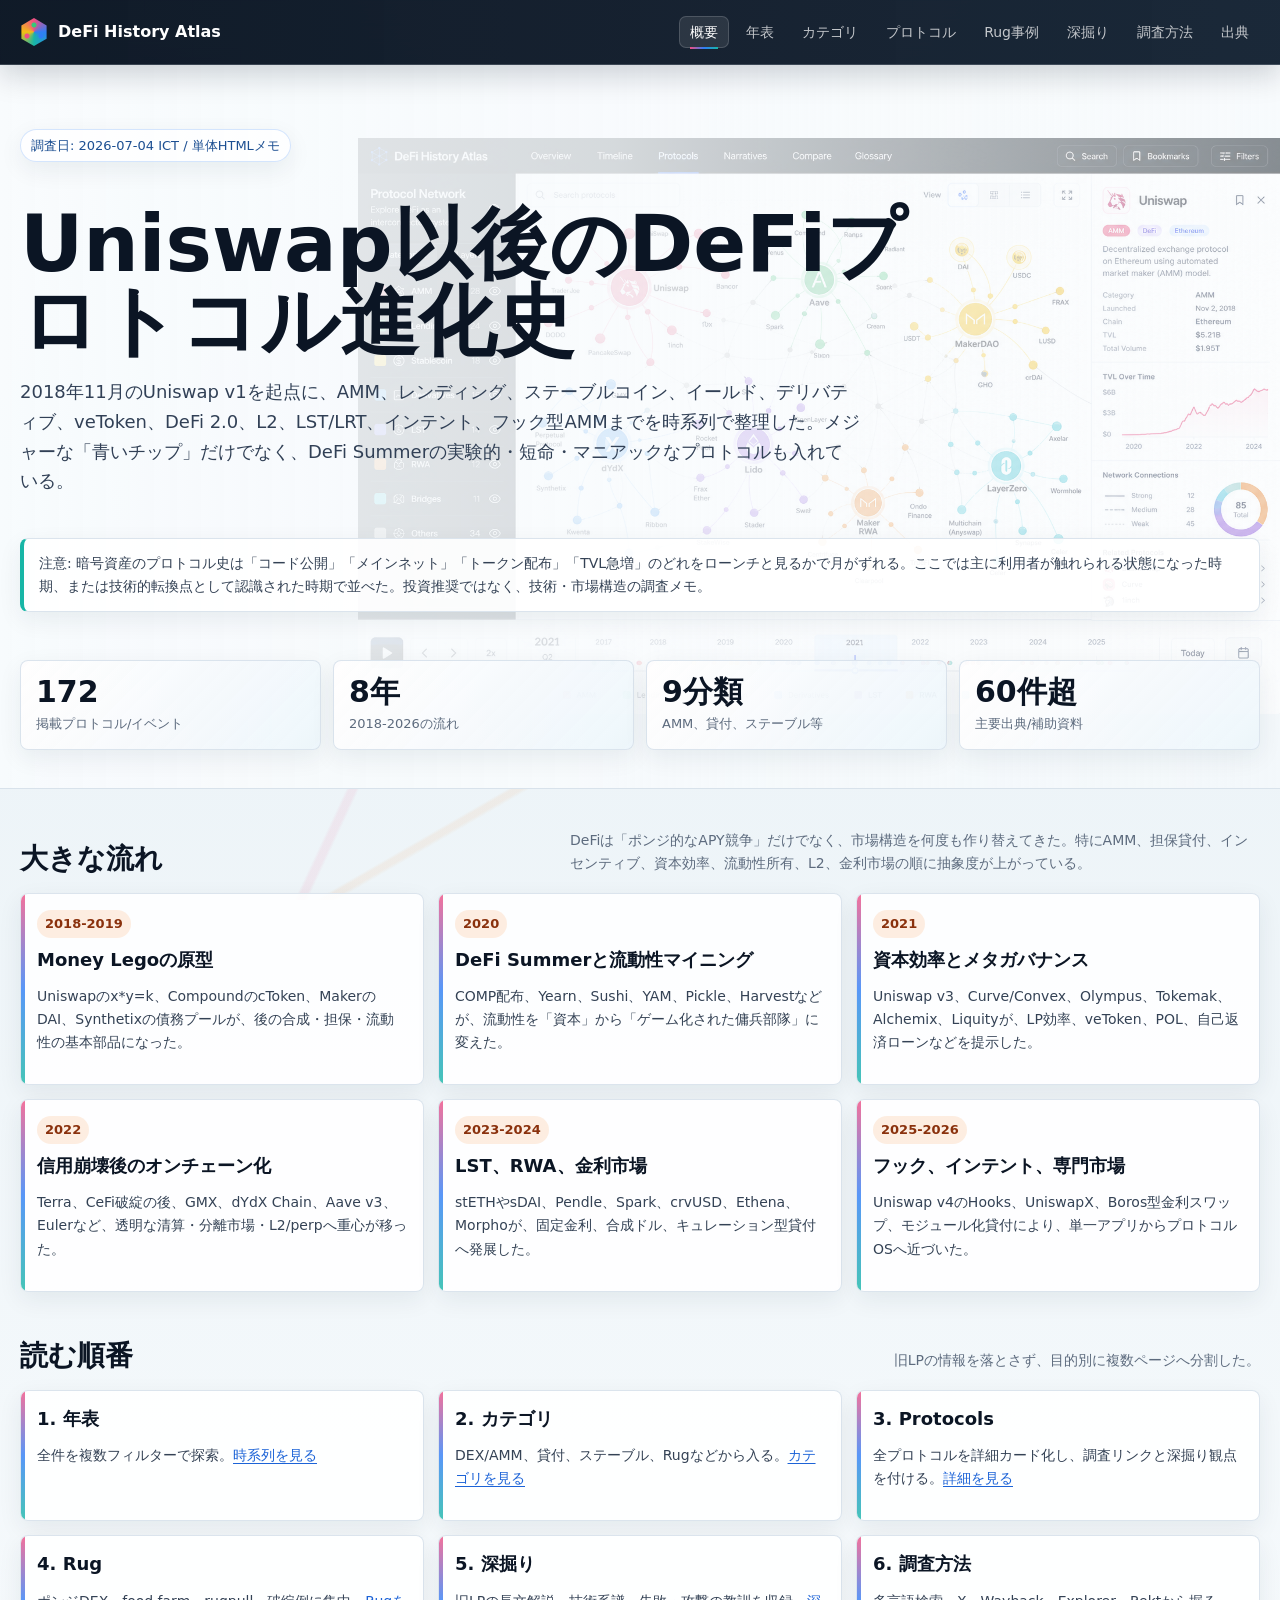
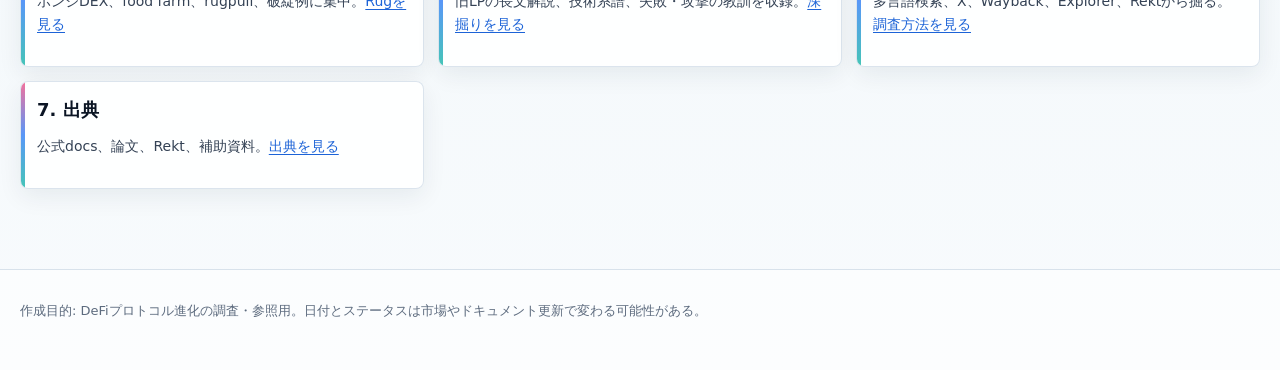
<file: index.html>
<!doctype html>
<html lang="ja">
<head>
  <meta charset="utf-8">
  <meta name="viewport" content="width=device-width, initial-scale=1">
  <title>DeFi History Atlas - DeFi History Atlas</title>
  <link rel="stylesheet" href="assets/site.css">
</head>
<body class="page-home">
  <header class="site-header">
    <div class="wrap topbar">
      <a class="brand" href="index.html">DeFi History Atlas</a>
      <nav class="nav"><a class="active" href="index.html">概要</a><a href="timeline.html">年表</a><a href="categories.html">カテゴリ</a><a href="protocols.html">プロトコル</a><a href="underworld.html">Rug事例</a><a href="deep-research.html">深掘り</a><a href="research-method.html">調査方法</a><a href="sources.html">出典</a></nav>
    </div>
  </header>
  <section class="legacy-lp-hero">
    <div class="wrap hero">
      <span class="kicker">調査日: 2026-07-04 ICT / 単体HTMLメモ</span>
      <div>
        <h1>Uniswap以後のDeFiプロトコル進化史</h1>
        <p class="lead">2018年11月のUniswap v1を起点に、AMM、レンディング、ステーブルコイン、イールド、デリバティブ、veToken、DeFi 2.0、L2、LST/LRT、インテント、フック型AMMまでを時系列で整理した。メジャーな「青いチップ」だけでなく、DeFi Summerの実験的・短命・マニアックなプロトコルも入れている。</p>
      </div>
      <p class="note">注意: 暗号資産のプロトコル史は「コード公開」「メインネット」「トークン配布」「TVL急増」のどれをローンチと見るかで月がずれる。ここでは主に利用者が触れられる状態になった時期、または技術的転換点として認識された時期で並べた。投資推奨ではなく、技術・市場構造の調査メモ。</p>
      <div class="quick-stats">
        <div class="stat"><b data-total-count>0</b><span>掲載プロトコル/イベント</span></div>
        <div class="stat"><b>8年</b><span>2018-2026の流れ</span></div>
        <div class="stat"><b>9分類</b><span>AMM、貸付、ステーブル等</span></div>
        <div class="stat"><b>60件超</b><span>主要出典/補助資料</span></div>
      </div>
    </div>
  </section>
    <main class="wrap">
      <section aria-labelledby="phases">
      <div class="section-title">
        <h2 id="phases">大きな流れ</h2>
        <p>DeFiは「ポンジ的なAPY競争」だけでなく、市場構造を何度も作り替えてきた。特にAMM、担保貸付、インセンティブ、資本効率、流動性所有、L2、金利市場の順に抽象度が上がっている。</p>
      </div>
      <div class="phase-grid">
        <article class="phase">
          <time>2018-2019</time>
          <h3>Money Legoの原型</h3>
          <p>Uniswapのx*y=k、CompoundのcToken、MakerのDAI、Synthetixの債務プールが、後の合成・担保・流動性の基本部品になった。</p>
        </article>
        <article class="phase">
          <time>2020</time>
          <h3>DeFi Summerと流動性マイニング</h3>
          <p>COMP配布、Yearn、Sushi、YAM、Pickle、Harvestなどが、流動性を「資本」から「ゲーム化された傭兵部隊」に変えた。</p>
        </article>
        <article class="phase">
          <time>2021</time>
          <h3>資本効率とメタガバナンス</h3>
          <p>Uniswap v3、Curve/Convex、Olympus、Tokemak、Alchemix、Liquityが、LP効率、veToken、POL、自己返済ローンなどを提示した。</p>
        </article>
        <article class="phase">
          <time>2022</time>
          <h3>信用崩壊後のオンチェーン化</h3>
          <p>Terra、CeFi破綻の後、GMX、dYdX Chain、Aave v3、Eulerなど、透明な清算・分離市場・L2/perpへ重心が移った。</p>
        </article>
        <article class="phase">
          <time>2023-2024</time>
          <h3>LST、RWA、金利市場</h3>
          <p>stETHやsDAI、Pendle、Spark、crvUSD、Ethena、Morphoが、固定金利、合成ドル、キュレーション型貸付へ発展した。</p>
        </article>
        <article class="phase">
          <time>2025-2026</time>
          <h3>フック、インテント、専門市場</h3>
          <p>Uniswap v4のHooks、UniswapX、Boros型金利スワップ、モジュール化貸付により、単一アプリからプロトコルOSへ近づいた。</p>
        </article>
      </div>
    </section>
      <section class="deep-section" aria-labelledby="readingOrder">
        <div class="section-title"><h2 id="readingOrder">読む順番</h2><p>旧LPの情報を落とさず、目的別に複数ページへ分割した。</p></div>
        <div class="grid">
          <article class="card"><h3>1. 年表</h3><p>全件を複数フィルターで探索。<a href="timeline.html">時系列を見る</a></p></article>
          <article class="card"><h3>2. カテゴリ</h3><p>DEX/AMM、貸付、ステーブル、Rugなどから入る。<a href="categories.html">カテゴリを見る</a></p></article>
          <article class="card"><h3>3. Protocols</h3><p>全プロトコルを詳細カード化し、調査リンクと深掘り観点を付ける。<a href="protocols.html">詳細を見る</a></p></article>
          <article class="card"><h3>4. Rug</h3><p>ポンジDEX、food farm、rugpull、破綻例に集中。<a href="underworld.html">Rugを見る</a></p></article>
          <article class="card"><h3>5. 深掘り</h3><p>旧LPの長文解説、技術系譜、失敗・攻撃の教訓を収録。<a href="deep-research.html">深掘りを見る</a></p></article>
          <article class="card"><h3>6. 調査方法</h3><p>多言語検索、X、Wayback、Explorer、Rektから掘る。<a href="research-method.html">調査方法を見る</a></p></article>
          <article class="card"><h3>7. 出典</h3><p>公式docs、論文、Rekt、補助資料。<a href="sources.html">出典を見る</a></p></article>
        </div>
      </section>
    </main>
  <footer><div class="wrap">作成目的: DeFiプロトコル進化の調査・参照用。日付とステータスは市場やドキュメント更新で変わる可能性がある。</div></footer>
  <script src="assets/defi-data.js"></script>
  <script src="assets/site.js"></script>
</body>
</html>
</file>
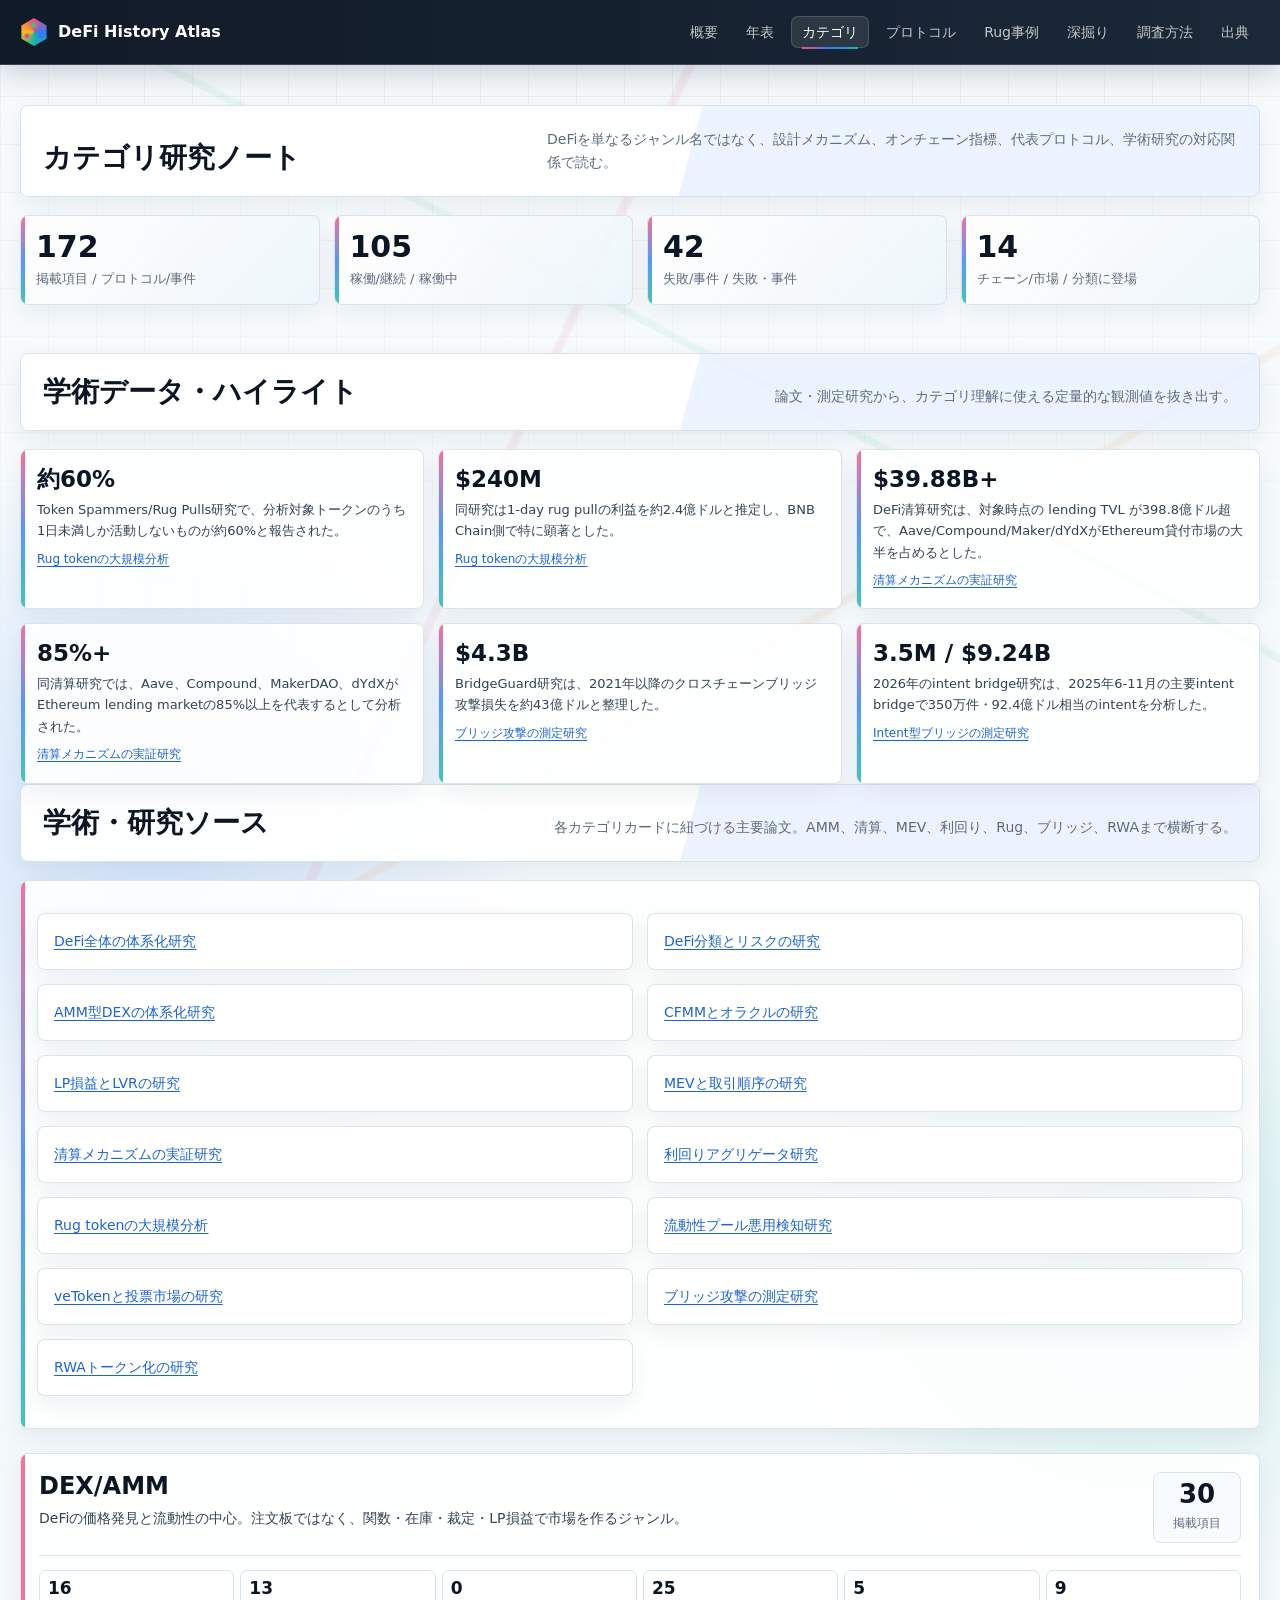
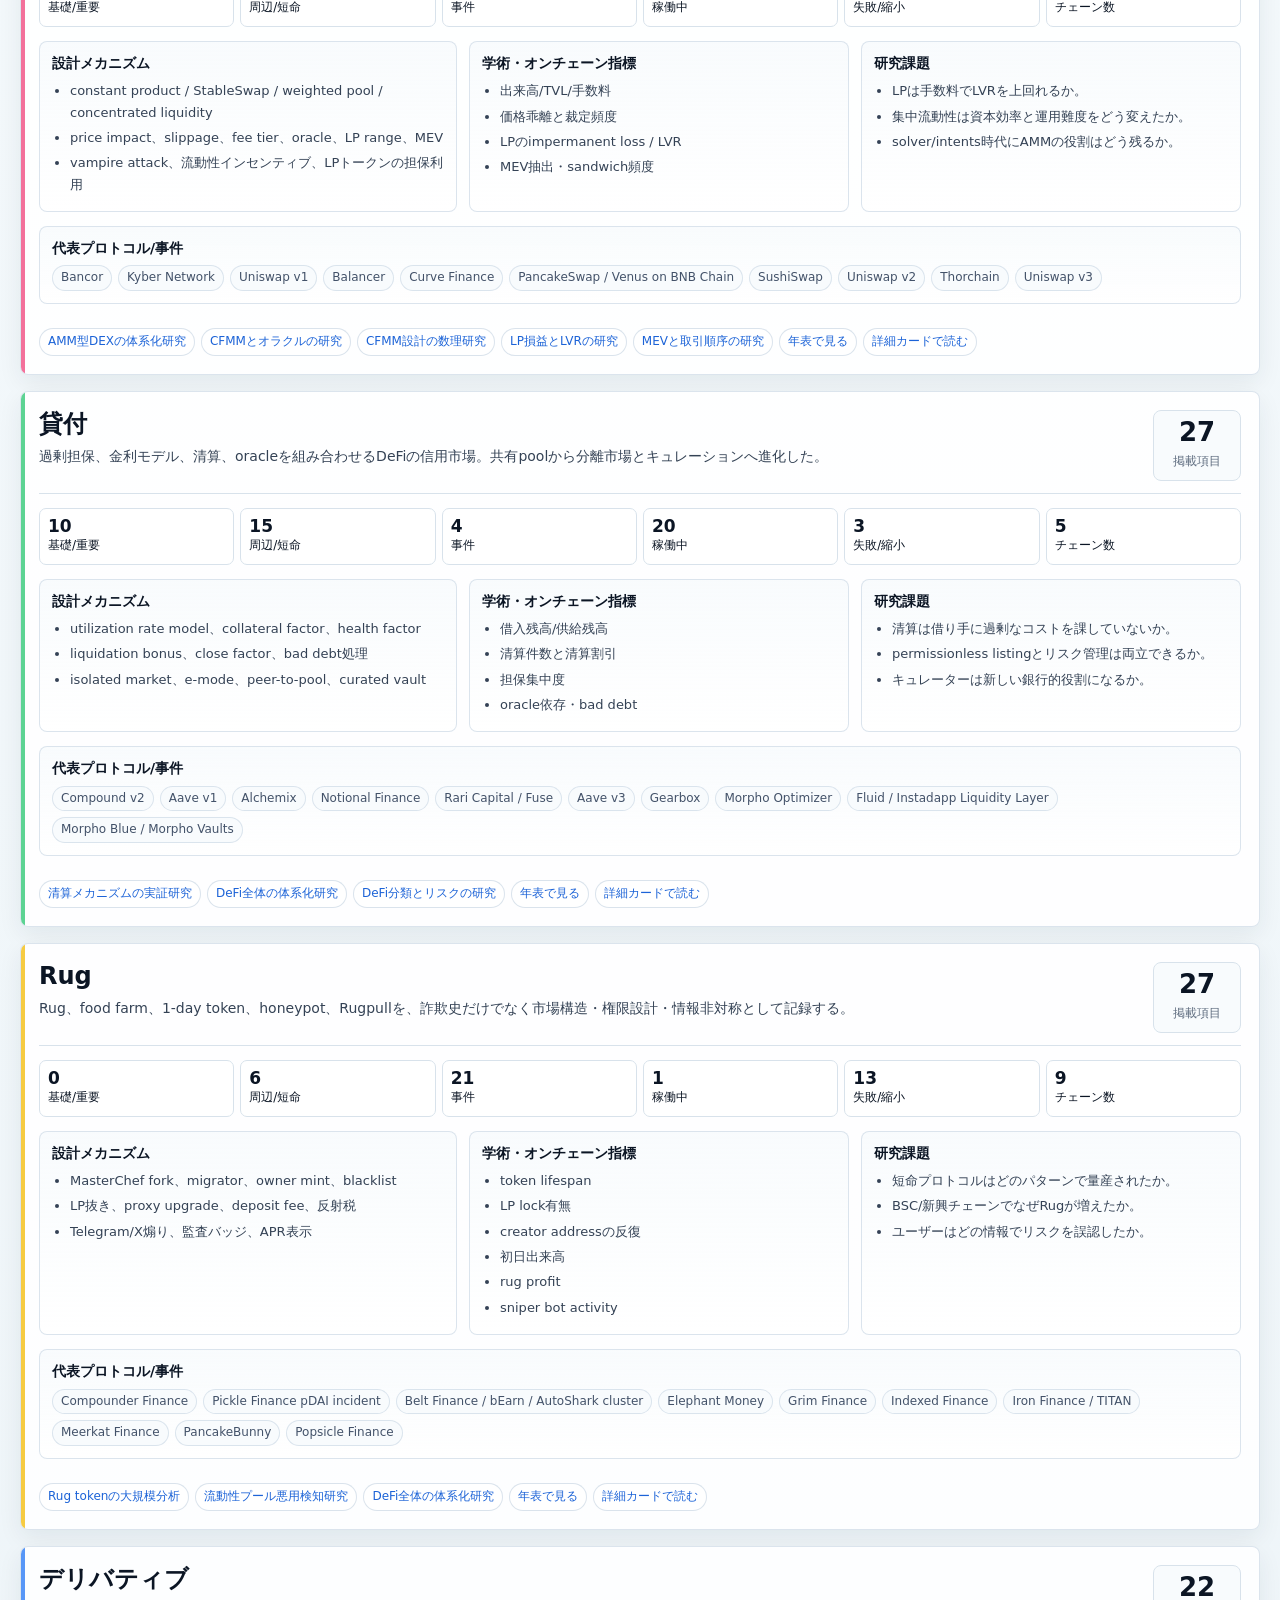
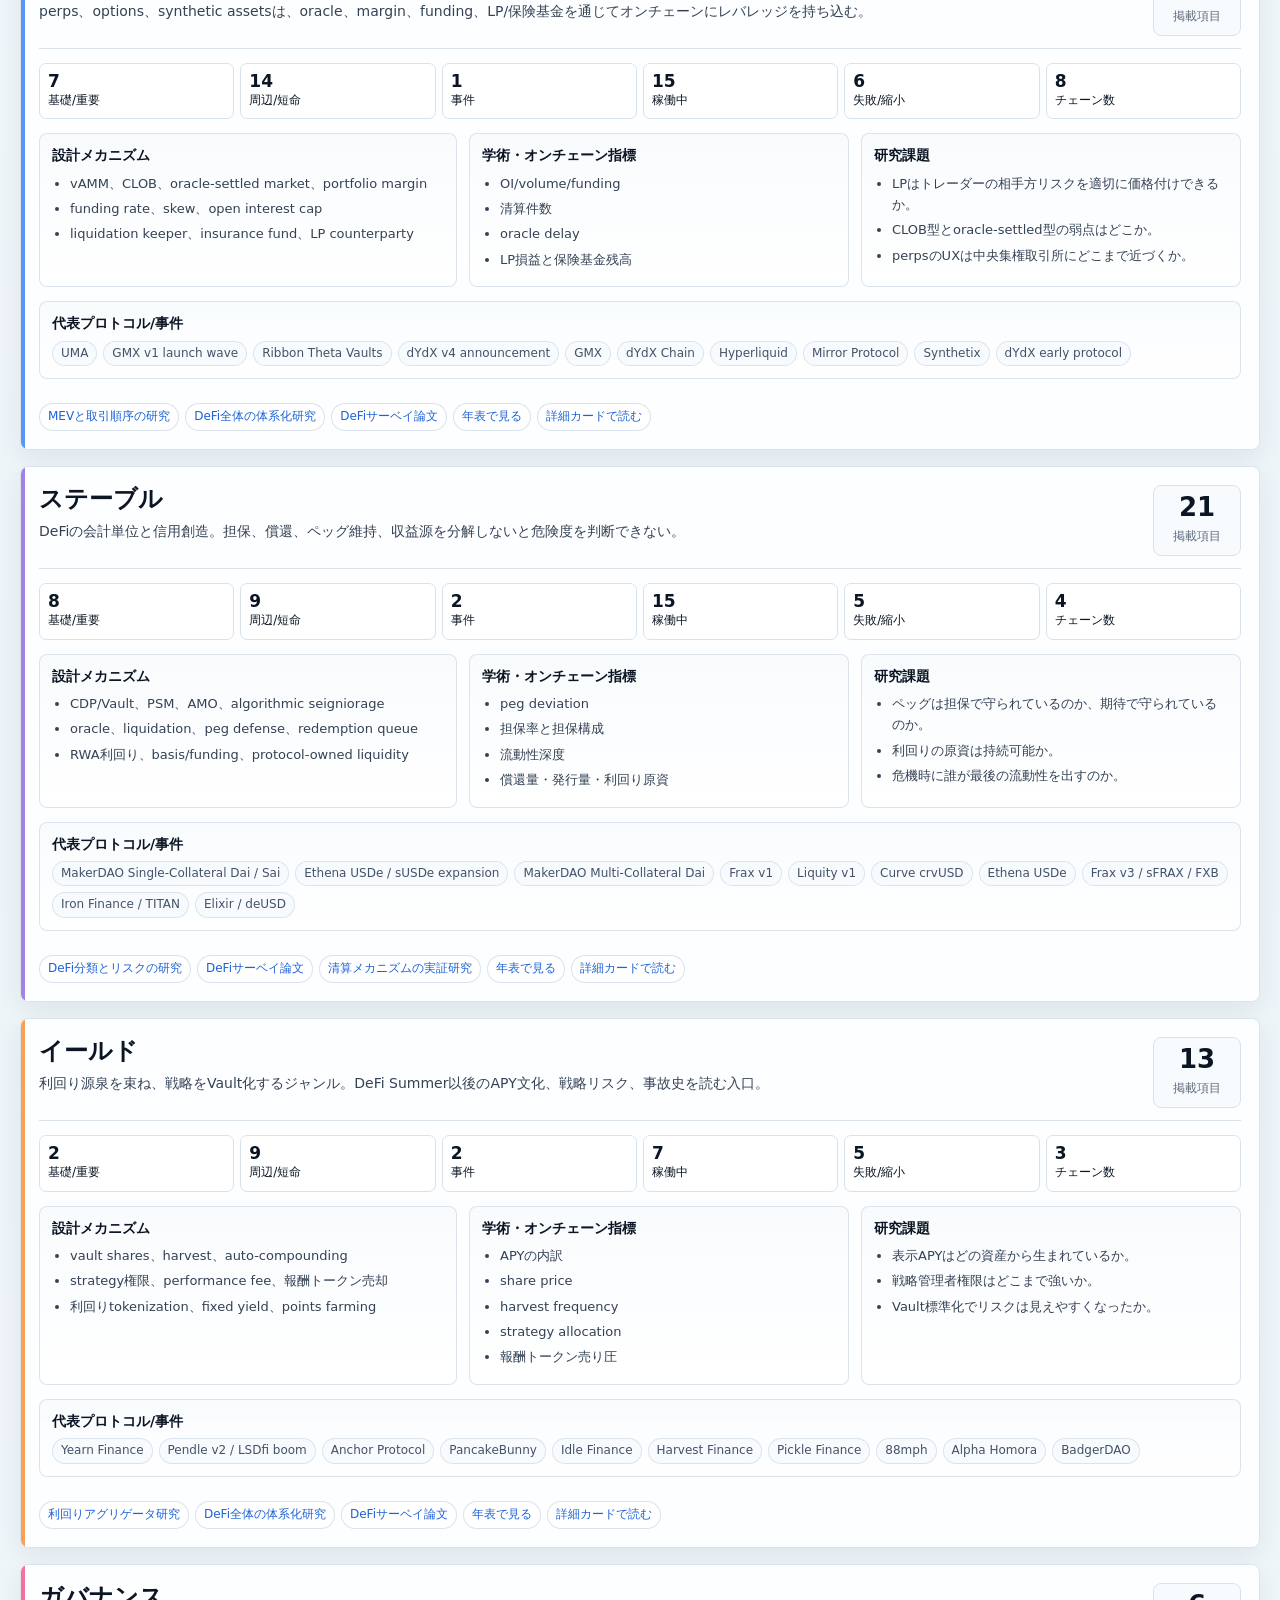
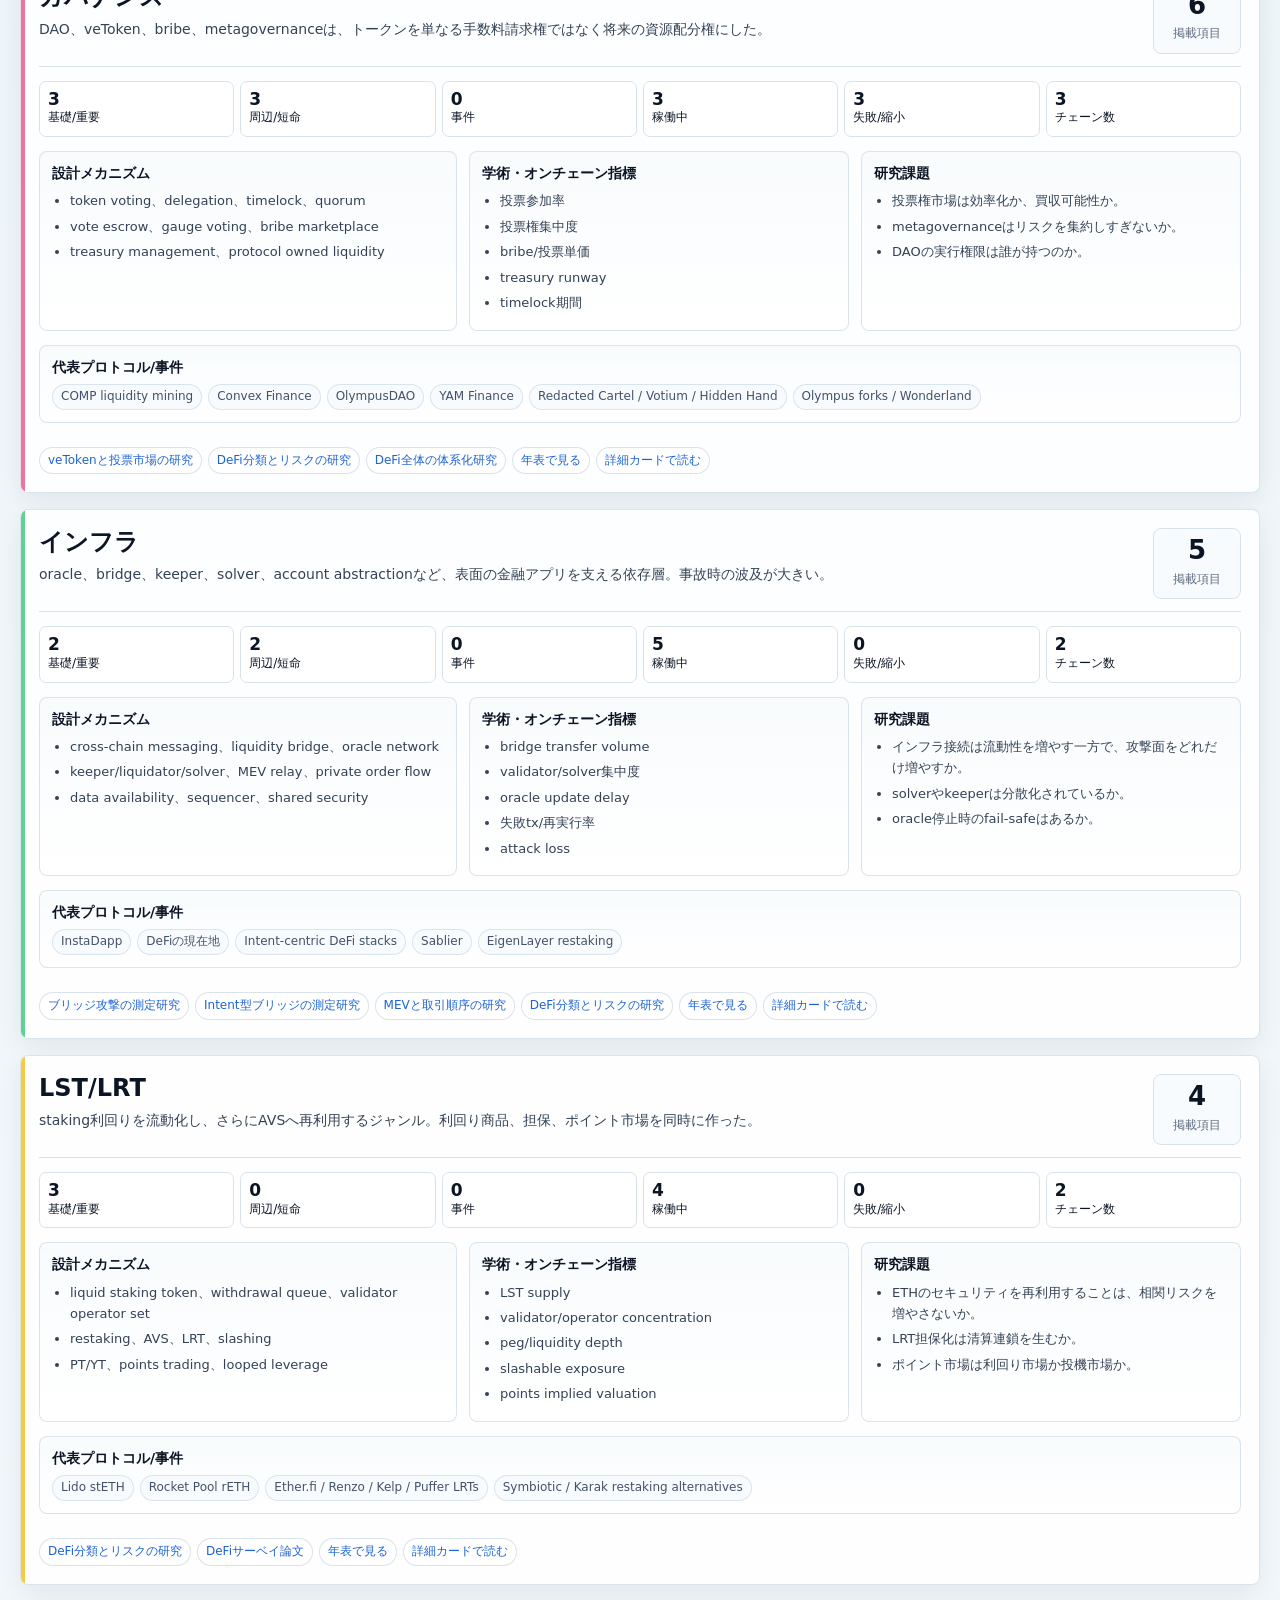
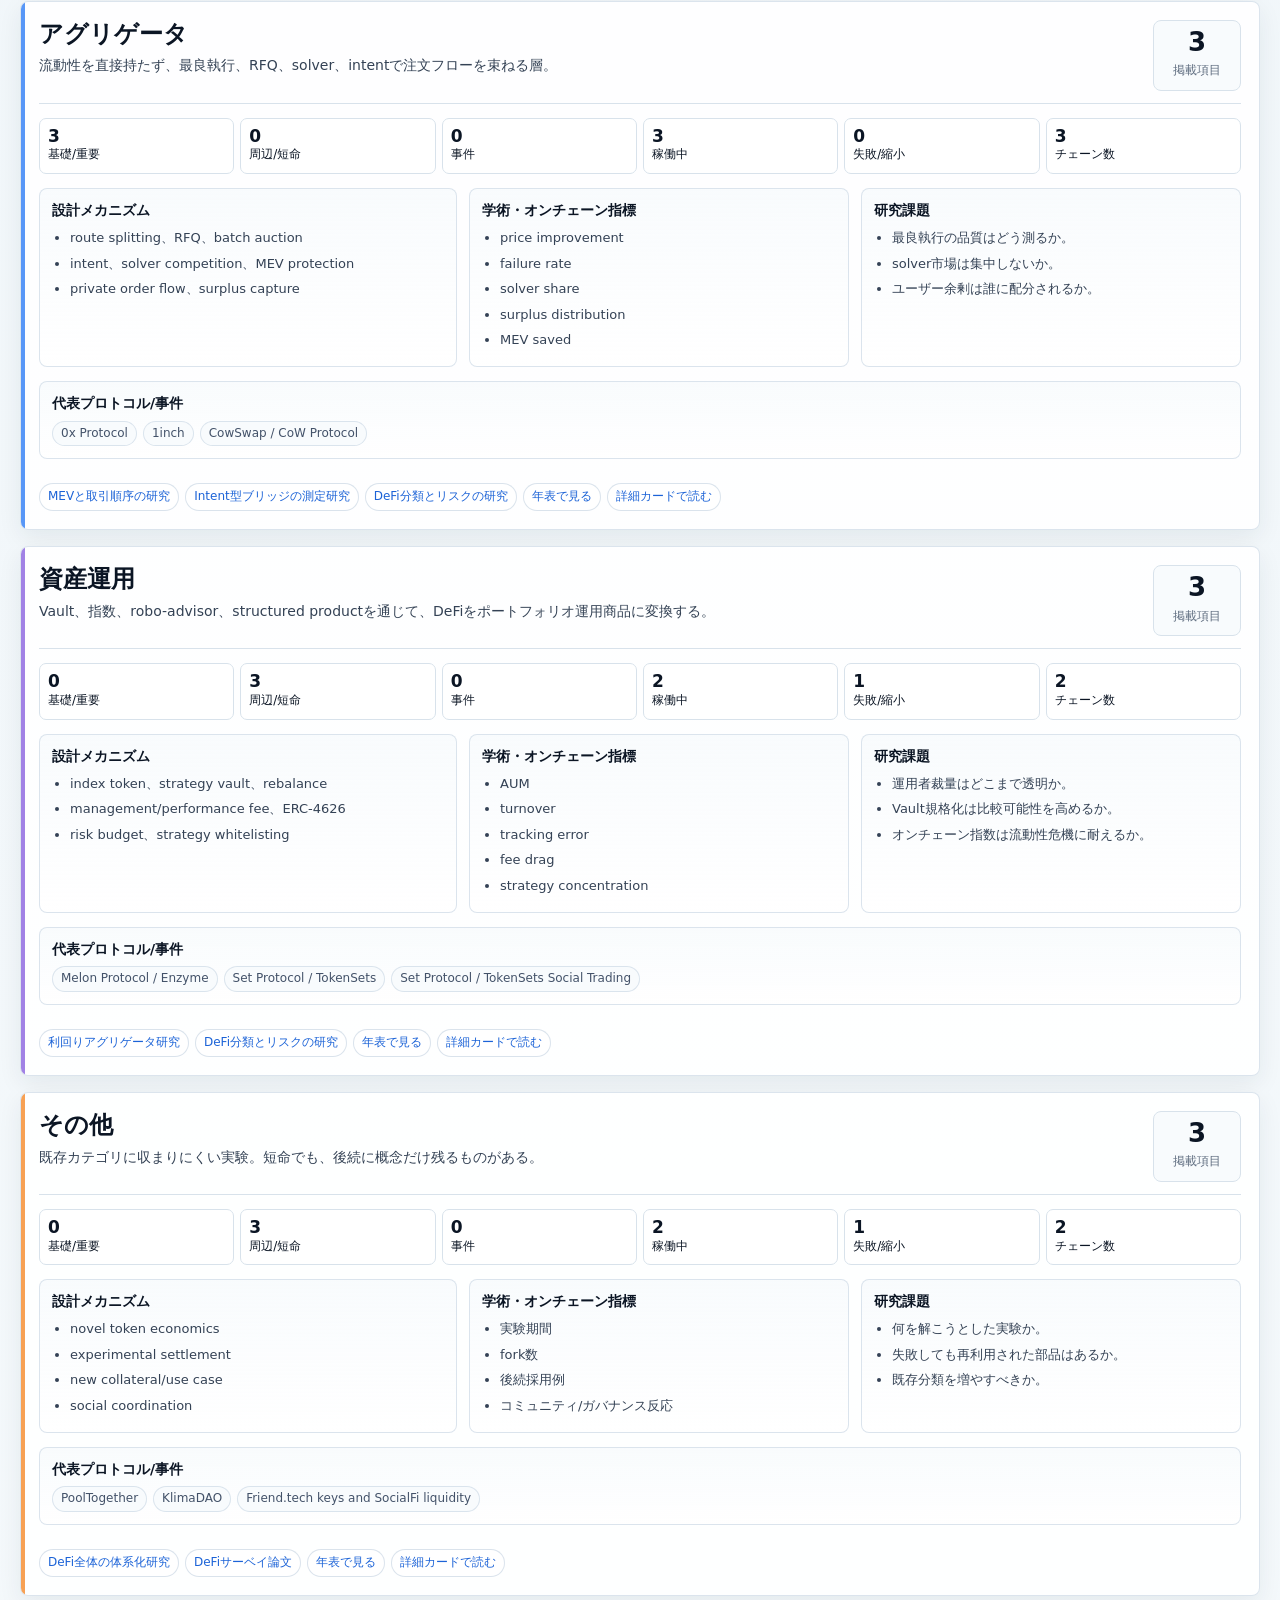
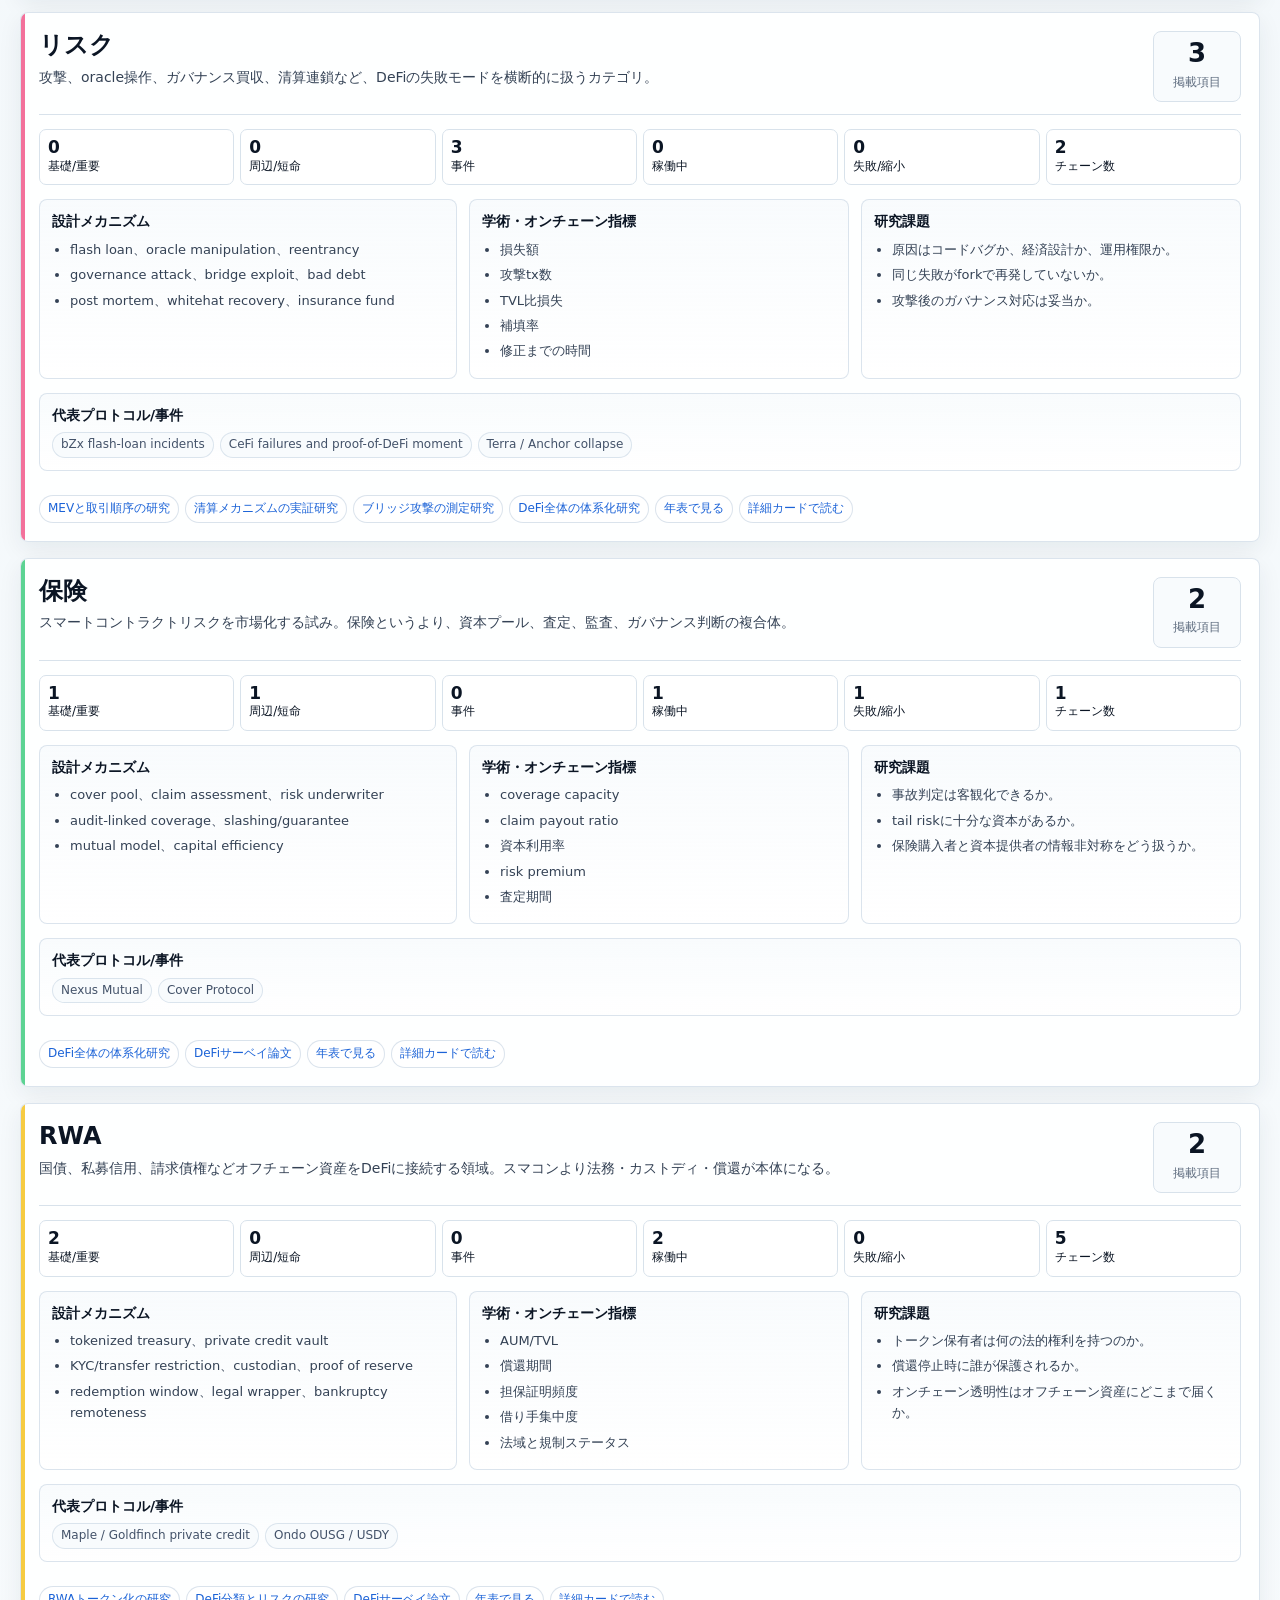
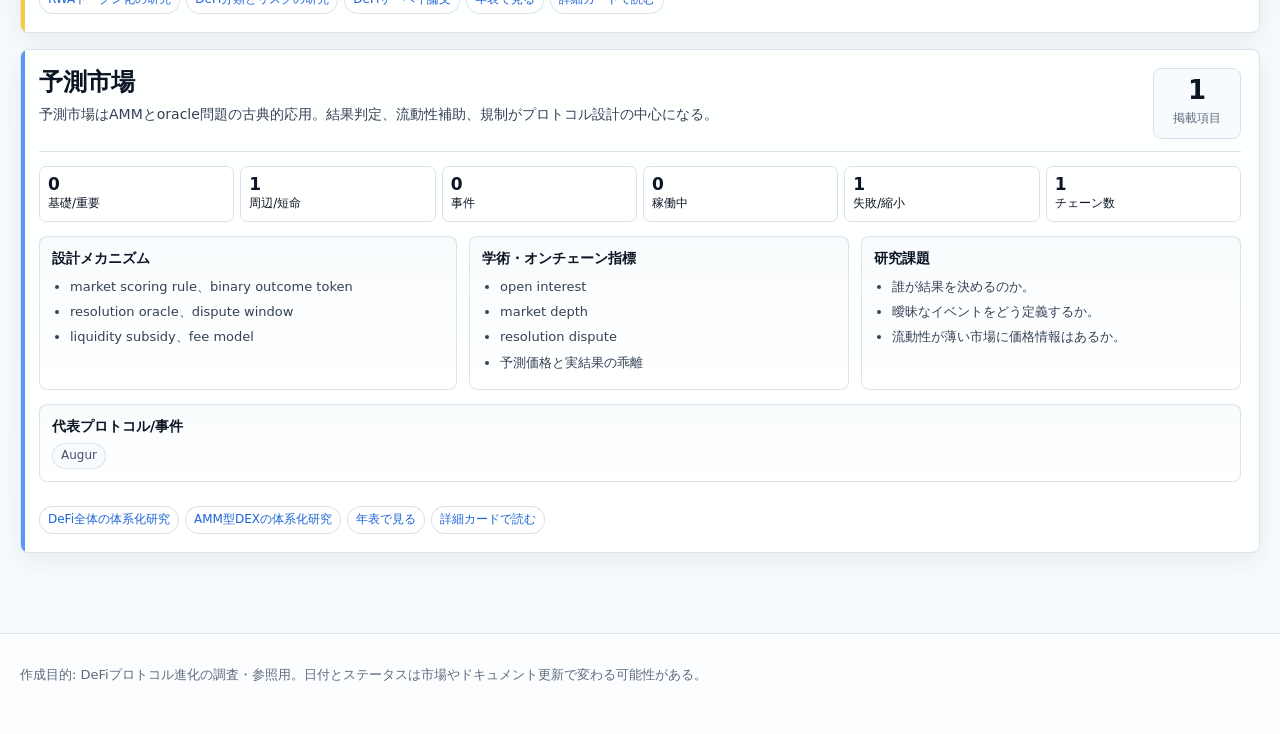
<file: categories.html>
<!doctype html>
<html lang="ja">
<head>
  <meta charset="utf-8">
  <meta name="viewport" content="width=device-width, initial-scale=1">
  <title>カテゴリ - DeFi History Atlas</title>
  <link rel="stylesheet" href="assets/site.css">
</head>
<body class="page-categories">
  <header class="site-header">
    <div class="wrap topbar">
      <a class="brand" href="index.html">DeFi History Atlas</a>
      <nav class="nav"><a href="index.html">概要</a><a href="timeline.html">年表</a><a class="active" href="categories.html">カテゴリ</a><a href="protocols.html">プロトコル</a><a href="underworld.html">Rug事例</a><a href="deep-research.html">深掘り</a><a href="research-method.html">調査方法</a><a href="sources.html">出典</a></nav>
    </div>
  </header>
  <main class="wrap">
      <div class="section-title"><h2>カテゴリ研究ノート</h2><p>DeFiを単なるジャンル名ではなく、設計メカニズム、オンチェーン指標、代表プロトコル、学術研究の対応関係で読む。</p></div>
      <div class="category-dashboard" id="categoryDashboard"></div>
      <section class="deep-section" aria-labelledby="academicFindingsTitle">
        <div class="section-title"><h2 id="academicFindingsTitle">学術データ・ハイライト</h2><p>論文・測定研究から、カテゴリ理解に使える定量的な観測値を抜き出す。</p></div>
        <div class="finding-grid" id="categoryFindings"></div>
      </section>
      <section class="academic-library deep-section" aria-labelledby="academicSources">
        <div class="section-title"><h2 id="academicSources">学術・研究ソース</h2><p>各カテゴリカードに紐づける主要論文。AMM、清算、MEV、利回り、Rug、ブリッジ、RWAまで横断する。</p></div>
        <div class="card"><ul class="source-list" id="categoryAcademicLibrary"></ul></div>
      </section>
      <div class="category-research-list" id="categoryGrid"></div>
    </main>
  <footer><div class="wrap">作成目的: DeFiプロトコル進化の調査・参照用。日付とステータスは市場やドキュメント更新で変わる可能性がある。</div></footer>
  <script src="assets/defi-data.js"></script>
  <script src="assets/site.js"></script>
</body>
</html>
</file>
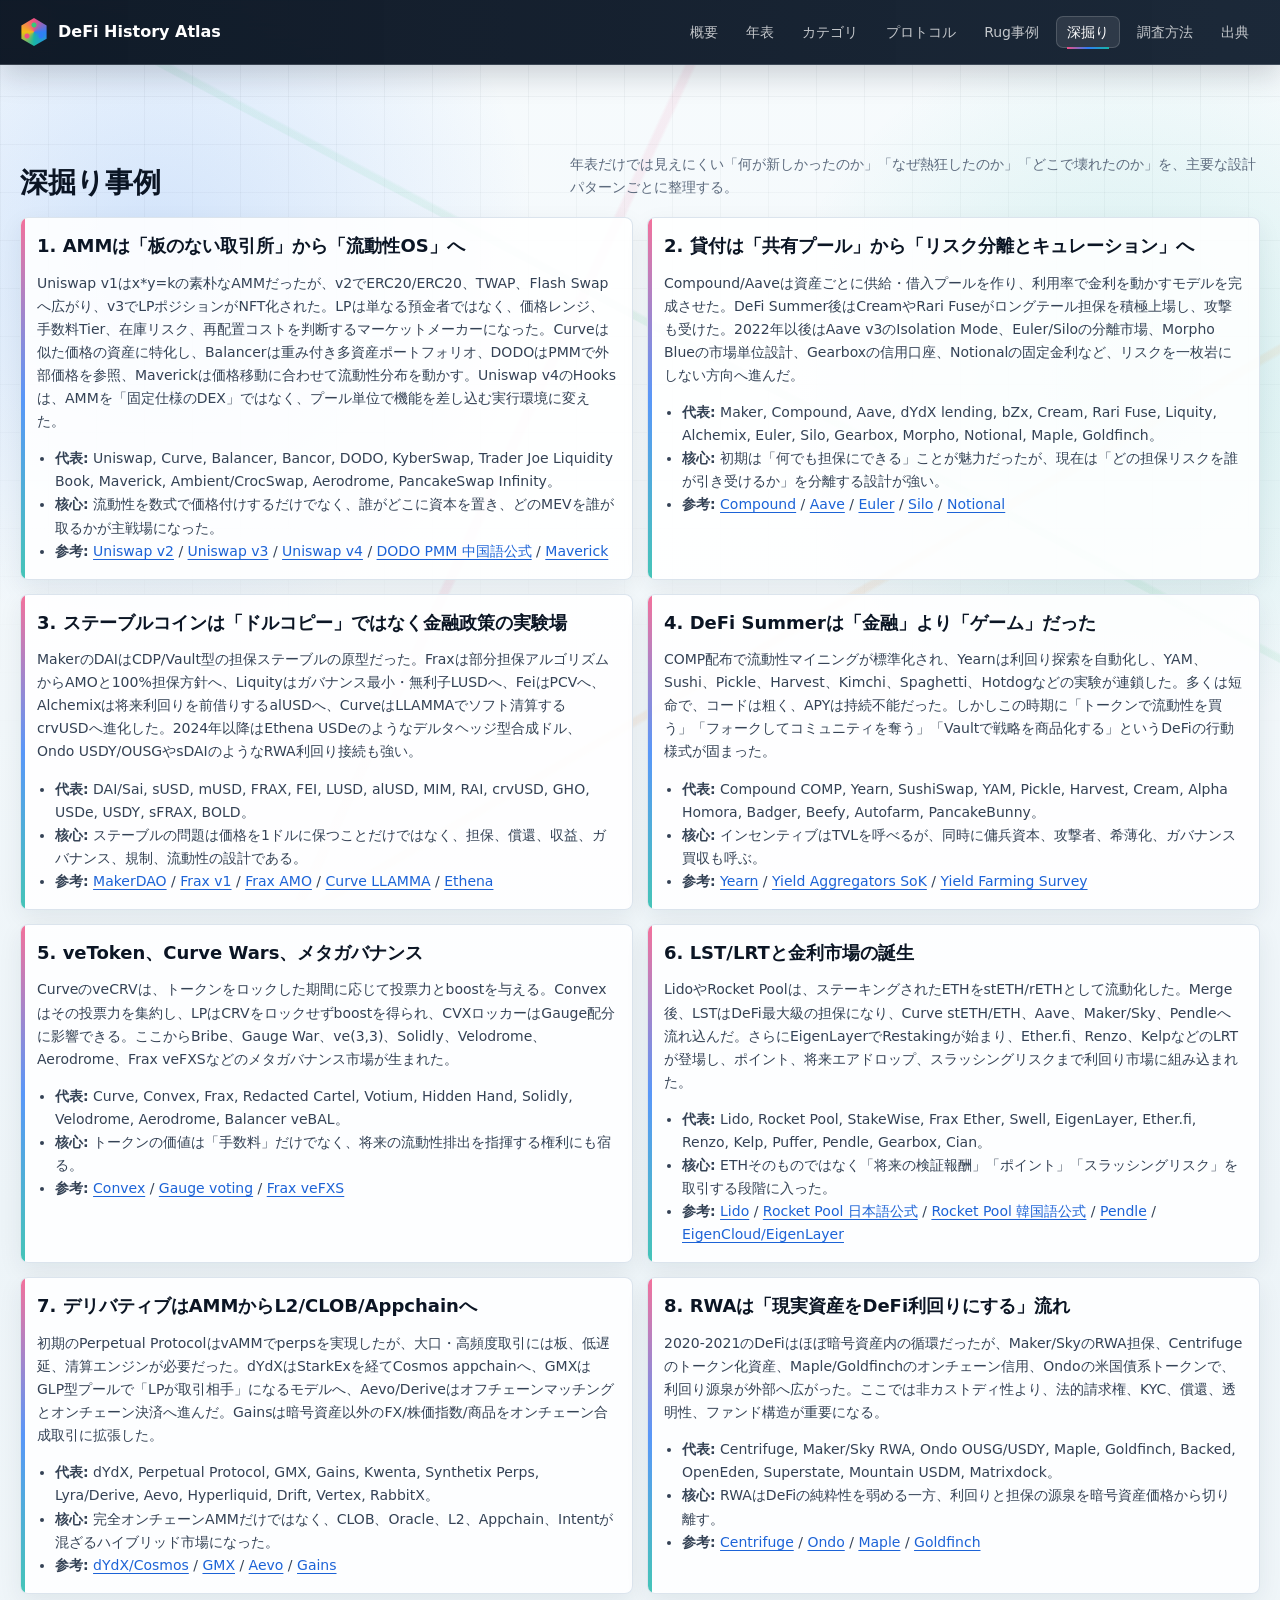
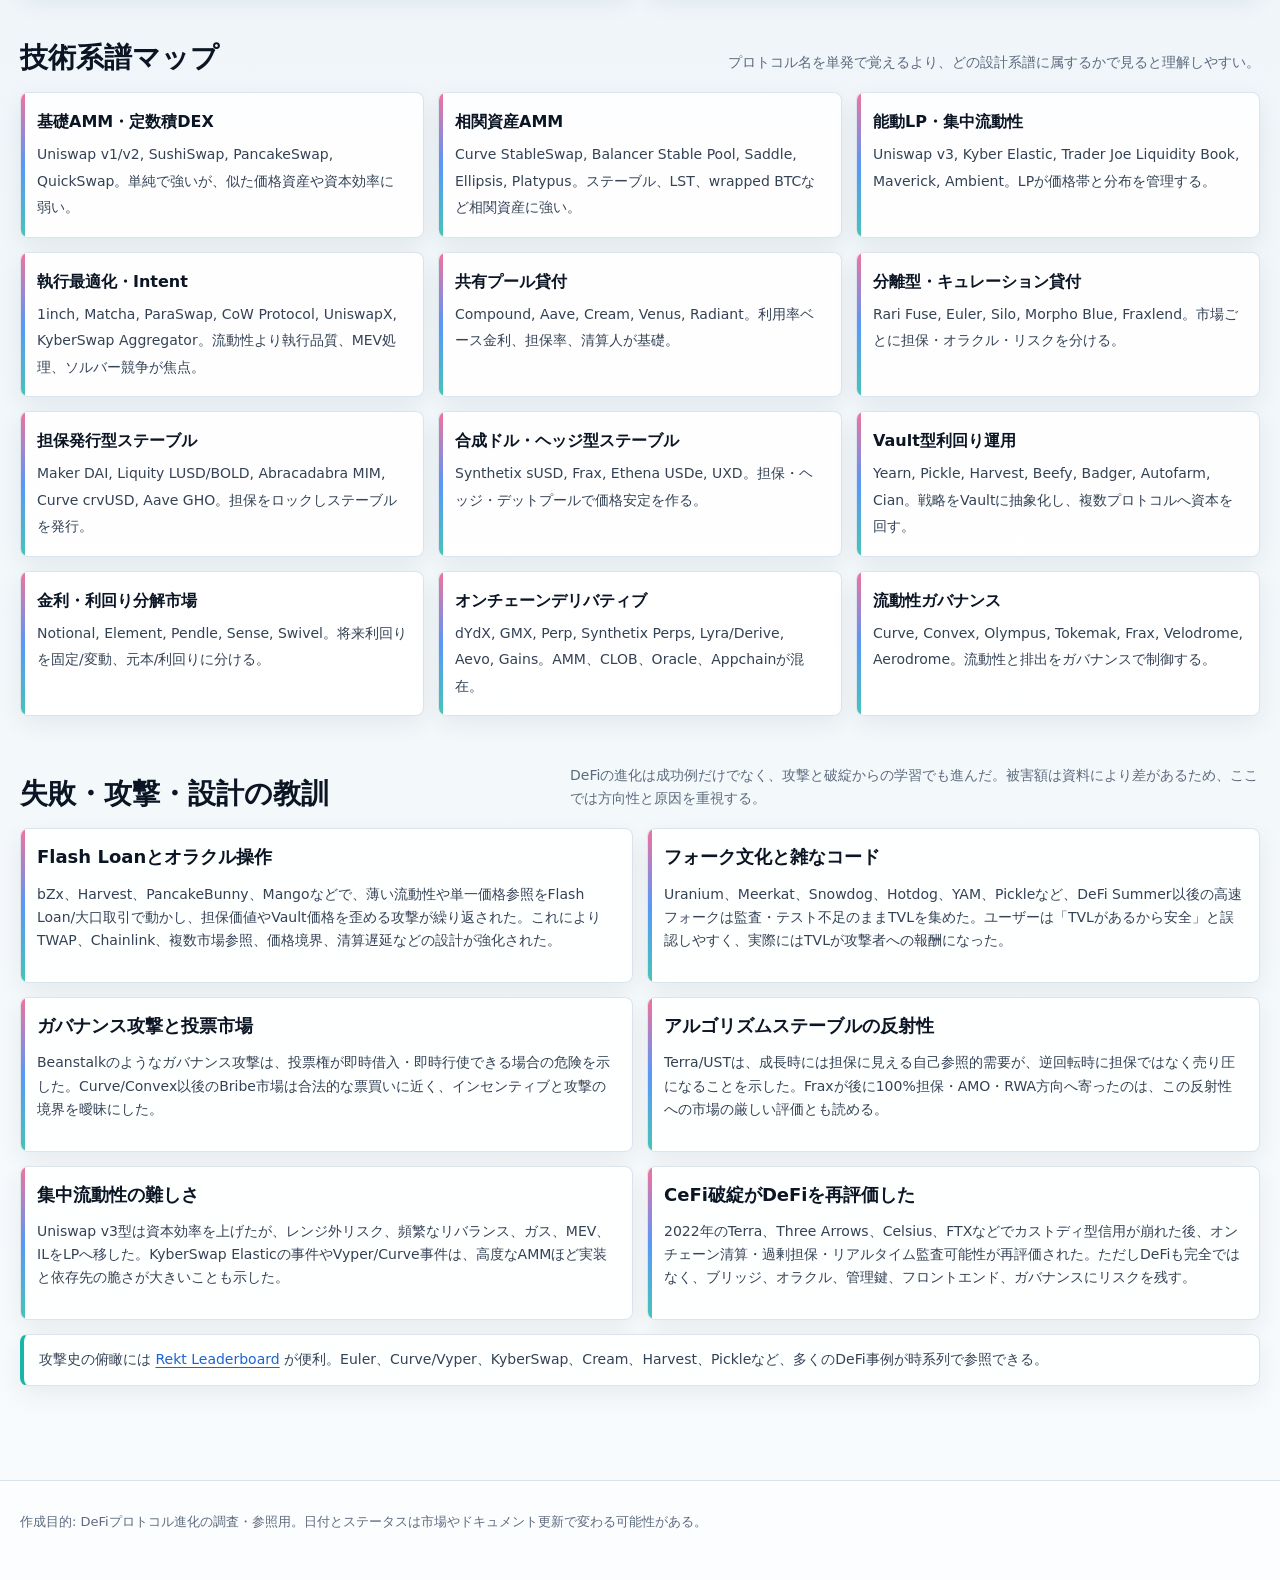
<file: deep-research.html>
<!doctype html>
<html lang="ja">
<head>
  <meta charset="utf-8">
  <meta name="viewport" content="width=device-width, initial-scale=1">
  <title>深掘り事例 - DeFi History Atlas</title>
  <link rel="stylesheet" href="assets/site.css">
</head>
<body class="page-deep">
  <header class="site-header">
    <div class="wrap topbar">
      <a class="brand" href="index.html">DeFi History Atlas</a>
      <nav class="nav"><a href="index.html">概要</a><a href="timeline.html">年表</a><a href="categories.html">カテゴリ</a><a href="protocols.html">プロトコル</a><a href="underworld.html">Rug事例</a><a class="active" href="deep-research.html">深掘り</a><a href="research-method.html">調査方法</a><a href="sources.html">出典</a></nav>
    </div>
  </header>
  <main class="wrap">
      <section class="deep-section" aria-labelledby="deepCases">
      <div class="section-title">
        <h2 id="deepCases">深掘り事例</h2>
        <p>年表だけでは見えにくい「何が新しかったのか」「なぜ熱狂したのか」「どこで壊れたのか」を、主要な設計パターンごとに整理する。</p>
      </div>
      <div class="deep-grid">
        <article class="deep-card">
          <h3>1. AMMは「板のない取引所」から「流動性OS」へ</h3>
          <p>Uniswap v1はx*y=kの素朴なAMMだったが、v2でERC20/ERC20、TWAP、Flash Swapへ広がり、v3でLPポジションがNFT化された。LPは単なる預金者ではなく、価格レンジ、手数料Tier、在庫リスク、再配置コストを判断するマーケットメーカーになった。Curveは似た価格の資産に特化し、Balancerは重み付き多資産ポートフォリオ、DODOはPMMで外部価格を参照、Maverickは価格移動に合わせて流動性分布を動かす。Uniswap v4のHooksは、AMMを「固定仕様のDEX」ではなく、プール単位で機能を差し込む実行環境に変えた。</p>
          <ul>
            <li><b>代表:</b> Uniswap, Curve, Balancer, Bancor, DODO, KyberSwap, Trader Joe Liquidity Book, Maverick, Ambient/CrocSwap, Aerodrome, PancakeSwap Infinity。</li>
            <li><b>核心:</b> 流動性を数式で価格付けするだけでなく、誰がどこに資本を置き、どのMEVを誰が取るかが主戦場になった。</li>
            <li><b>参考:</b> <a href="https://blog.uniswap.org/uniswap-v2" target="_blank" rel="noreferrer">Uniswap v2</a> / <a href="https://blog.uniswap.org/uniswap-v3" target="_blank" rel="noreferrer">Uniswap v3</a> / <a href="https://developers.uniswap.org/docs/protocols/v4/overview" target="_blank" rel="noreferrer">Uniswap v4</a> / <a href="https://docs.dodoex.io/zh/product/pmm-algorithm" target="_blank" rel="noreferrer">DODO PMM 中国語公式</a> / <a href="https://docs.mav.xyz/" target="_blank" rel="noreferrer">Maverick</a></li>
          </ul>
        </article>

        <article class="deep-card">
          <h3>2. 貸付は「共有プール」から「リスク分離とキュレーション」へ</h3>
          <p>Compound/Aaveは資産ごとに供給・借入プールを作り、利用率で金利を動かすモデルを完成させた。DeFi Summer後はCreamやRari Fuseがロングテール担保を積極上場し、攻撃も受けた。2022年以後はAave v3のIsolation Mode、Euler/Siloの分離市場、Morpho Blueの市場単位設計、Gearboxの信用口座、Notionalの固定金利など、リスクを一枚岩にしない方向へ進んだ。</p>
          <ul>
            <li><b>代表:</b> Maker, Compound, Aave, dYdX lending, bZx, Cream, Rari Fuse, Liquity, Alchemix, Euler, Silo, Gearbox, Morpho, Notional, Maple, Goldfinch。</li>
            <li><b>核心:</b> 初期は「何でも担保にできる」ことが魅力だったが、現在は「どの担保リスクを誰が引き受けるか」を分離する設計が強い。</li>
            <li><b>参考:</b> <a href="https://docs.compound.finance/v2/" target="_blank" rel="noreferrer">Compound</a> / <a href="https://aave.com/docs/resources/legacy-versions/v1" target="_blank" rel="noreferrer">Aave</a> / <a href="https://docs.euler.finance/" target="_blank" rel="noreferrer">Euler</a> / <a href="https://docs.silo.finance/" target="_blank" rel="noreferrer">Silo</a> / <a href="https://docs.notional.finance/notional-v3/" target="_blank" rel="noreferrer">Notional</a></li>
          </ul>
        </article>

        <article class="deep-card">
          <h3>3. ステーブルコインは「ドルコピー」ではなく金融政策の実験場</h3>
          <p>MakerのDAIはCDP/Vault型の担保ステーブルの原型だった。Fraxは部分担保アルゴリズムからAMOと100%担保方針へ、Liquityはガバナンス最小・無利子LUSDへ、FeiはPCVへ、Alchemixは将来利回りを前借りするalUSDへ、CurveはLLAMMAでソフト清算するcrvUSDへ進化した。2024年以降はEthena USDeのようなデルタヘッジ型合成ドル、Ondo USDY/OUSGやsDAIのようなRWA利回り接続も強い。</p>
          <ul>
            <li><b>代表:</b> DAI/Sai, sUSD, mUSD, FRAX, FEI, LUSD, alUSD, MIM, RAI, crvUSD, GHO, USDe, USDY, sFRAX, BOLD。</li>
            <li><b>核心:</b> ステーブルの問題は価格を1ドルに保つことだけではなく、担保、償還、収益、ガバナンス、規制、流動性の設計である。</li>
            <li><b>参考:</b> <a href="https://docs.makerdao.com/" target="_blank" rel="noreferrer">MakerDAO</a> / <a href="https://docs.frax.finance/frax-v1-original/original-design" target="_blank" rel="noreferrer">Frax v1</a> / <a href="https://docs.frax.finance/amo/overview" target="_blank" rel="noreferrer">Frax AMO</a> / <a href="https://docs.curve.finance/references/whitepaper/" target="_blank" rel="noreferrer">Curve LLAMMA</a> / <a href="https://docs.ethena.fi/" target="_blank" rel="noreferrer">Ethena</a></li>
          </ul>
        </article>

        <article class="deep-card">
          <h3>4. DeFi Summerは「金融」より「ゲーム」だった</h3>
          <p>COMP配布で流動性マイニングが標準化され、Yearnは利回り探索を自動化し、YAM、Sushi、Pickle、Harvest、Kimchi、Spaghetti、Hotdogなどの実験が連鎖した。多くは短命で、コードは粗く、APYは持続不能だった。しかしこの時期に「トークンで流動性を買う」「フォークしてコミュニティを奪う」「Vaultで戦略を商品化する」というDeFiの行動様式が固まった。</p>
          <ul>
            <li><b>代表:</b> Compound COMP, Yearn, SushiSwap, YAM, Pickle, Harvest, Cream, Alpha Homora, Badger, Beefy, Autofarm, PancakeBunny。</li>
            <li><b>核心:</b> インセンティブはTVLを呼べるが、同時に傭兵資本、攻撃者、希薄化、ガバナンス買収も呼ぶ。</li>
            <li><b>参考:</b> <a href="https://docs.yearn.fi/getting-started/products/yvaults/overview" target="_blank" rel="noreferrer">Yearn</a> / <a href="https://arxiv.org/abs/2105.13891" target="_blank" rel="noreferrer">Yield Aggregators SoK</a> / <a href="https://arxiv.org/abs/2210.04194" target="_blank" rel="noreferrer">Yield Farming Survey</a></li>
          </ul>
        </article>

        <article class="deep-card">
          <h3>5. veToken、Curve Wars、メタガバナンス</h3>
          <p>CurveのveCRVは、トークンをロックした期間に応じて投票力とboostを与える。Convexはその投票力を集約し、LPはCRVをロックせずboostを得られ、CVXロッカーはGauge配分に影響できる。ここからBribe、Gauge War、ve(3,3)、Solidly、Velodrome、Aerodrome、Frax veFXSなどのメタガバナンス市場が生まれた。</p>
          <ul>
            <li><b>代表:</b> Curve, Convex, Frax, Redacted Cartel, Votium, Hidden Hand, Solidly, Velodrome, Aerodrome, Balancer veBAL。</li>
            <li><b>核心:</b> トークンの価値は「手数料」だけでなく、将来の流動性排出を指揮する権利にも宿る。</li>
            <li><b>参考:</b> <a href="https://docs.convexfinance.com/convexfinance/general-information/why-convex" target="_blank" rel="noreferrer">Convex</a> / <a href="https://docs.convexfinance.com/convexfinance/general-information/why-convex/voting-and-gauge-weights" target="_blank" rel="noreferrer">Gauge voting</a> / <a href="https://docs.frax.finance/" target="_blank" rel="noreferrer">Frax veFXS</a></li>
          </ul>
        </article>

        <article class="deep-card">
          <h3>6. LST/LRTと金利市場の誕生</h3>
          <p>LidoやRocket Poolは、ステーキングされたETHをstETH/rETHとして流動化した。Merge後、LSTはDeFi最大級の担保になり、Curve stETH/ETH、Aave、Maker/Sky、Pendleへ流れ込んだ。さらにEigenLayerでRestakingが始まり、Ether.fi、Renzo、KelpなどのLRTが登場し、ポイント、将来エアドロップ、スラッシングリスクまで利回り市場に組み込まれた。</p>
          <ul>
            <li><b>代表:</b> Lido, Rocket Pool, StakeWise, Frax Ether, Swell, EigenLayer, Ether.fi, Renzo, Kelp, Puffer, Pendle, Gearbox, Cian。</li>
            <li><b>核心:</b> ETHそのものではなく「将来の検証報酬」「ポイント」「スラッシングリスク」を取引する段階に入った。</li>
            <li><b>参考:</b> <a href="https://docs.lido.fi/" target="_blank" rel="noreferrer">Lido</a> / <a href="https://docs.rocketpool.net/ja/" target="_blank" rel="noreferrer">Rocket Pool 日本語公式</a> / <a href="https://docs.rocketpool.net/ko/" target="_blank" rel="noreferrer">Rocket Pool 韓国語公式</a> / <a href="https://docs.pendle.finance/llms.txt" target="_blank" rel="noreferrer">Pendle</a> / <a href="https://docs.eigencloud.xyz/" target="_blank" rel="noreferrer">EigenCloud/EigenLayer</a></li>
          </ul>
        </article>

        <article class="deep-card">
          <h3>7. デリバティブはAMMからL2/CLOB/Appchainへ</h3>
          <p>初期のPerpetual ProtocolはvAMMでperpsを実現したが、大口・高頻度取引には板、低遅延、清算エンジンが必要だった。dYdXはStarkExを経てCosmos appchainへ、GMXはGLP型プールで「LPが取引相手」になるモデルへ、Aevo/Deriveはオフチェーンマッチングとオンチェーン決済へ進んだ。Gainsは暗号資産以外のFX/株価指数/商品をオンチェーン合成取引に拡張した。</p>
          <ul>
            <li><b>代表:</b> dYdX, Perpetual Protocol, GMX, Gains, Kwenta, Synthetix Perps, Lyra/Derive, Aevo, Hyperliquid, Drift, Vertex, RabbitX。</li>
            <li><b>核心:</b> 完全オンチェーンAMMだけではなく、CLOB、Oracle、L2、Appchain、Intentが混ざるハイブリッド市場になった。</li>
            <li><b>参考:</b> <a href="https://www.axios.com/2022/06/22/dydx-defi-blue-chip-ethereum-build-next-version-cosmos" target="_blank" rel="noreferrer">dYdX/Cosmos</a> / <a href="https://docs.gmx.io/docs/providing-liquidity/v1/" target="_blank" rel="noreferrer">GMX</a> / <a href="https://docs.aevo.xyz/" target="_blank" rel="noreferrer">Aevo</a> / <a href="https://docs.gains.trade/" target="_blank" rel="noreferrer">Gains</a></li>
          </ul>
        </article>

        <article class="deep-card">
          <h3>8. RWAは「現実資産をDeFi利回りにする」流れ</h3>
          <p>2020-2021のDeFiはほぼ暗号資産内の循環だったが、Maker/SkyのRWA担保、Centrifugeのトークン化資産、Maple/Goldfinchのオンチェーン信用、Ondoの米国債系トークンで、利回り源泉が外部へ広がった。ここでは非カストディ性より、法的請求権、KYC、償還、透明性、ファンド構造が重要になる。</p>
          <ul>
            <li><b>代表:</b> Centrifuge, Maker/Sky RWA, Ondo OUSG/USDY, Maple, Goldfinch, Backed, OpenEden, Superstate, Mountain USDM, Matrixdock。</li>
            <li><b>核心:</b> RWAはDeFiの純粋性を弱める一方、利回りと担保の源泉を暗号資産価格から切り離す。</li>
            <li><b>参考:</b> <a href="https://docs.centrifuge.io/" target="_blank" rel="noreferrer">Centrifuge</a> / <a href="https://docs.ondo.finance/" target="_blank" rel="noreferrer">Ondo</a> / <a href="https://docs.maple.finance/" target="_blank" rel="noreferrer">Maple</a> / <a href="https://docs.goldfinch.finance/goldfinch/" target="_blank" rel="noreferrer">Goldfinch</a></li>
          </ul>
        </article>
      </div>
    </section>
      <section class="deep-section" aria-labelledby="taxonomy">
      <div class="section-title">
        <h2 id="taxonomy">技術系譜マップ</h2>
        <p>プロトコル名を単発で覚えるより、どの設計系譜に属するかで見ると理解しやすい。</p>
      </div>
      <div class="matrix">
        <div class="matrix-card"><b>基礎AMM・定数積DEX</b><span>Uniswap v1/v2, SushiSwap, PancakeSwap, QuickSwap。単純で強いが、似た価格資産や資本効率に弱い。</span></div>
        <div class="matrix-card"><b>相関資産AMM</b><span>Curve StableSwap, Balancer Stable Pool, Saddle, Ellipsis, Platypus。ステーブル、LST、wrapped BTCなど相関資産に強い。</span></div>
        <div class="matrix-card"><b>能動LP・集中流動性</b><span>Uniswap v3, Kyber Elastic, Trader Joe Liquidity Book, Maverick, Ambient。LPが価格帯と分布を管理する。</span></div>
        <div class="matrix-card"><b>執行最適化・Intent</b><span>1inch, Matcha, ParaSwap, CoW Protocol, UniswapX, KyberSwap Aggregator。流動性より執行品質、MEV処理、ソルバー競争が焦点。</span></div>
        <div class="matrix-card"><b>共有プール貸付</b><span>Compound, Aave, Cream, Venus, Radiant。利用率ベース金利、担保率、清算人が基礎。</span></div>
        <div class="matrix-card"><b>分離型・キュレーション貸付</b><span>Rari Fuse, Euler, Silo, Morpho Blue, Fraxlend。市場ごとに担保・オラクル・リスクを分ける。</span></div>
        <div class="matrix-card"><b>担保発行型ステーブル</b><span>Maker DAI, Liquity LUSD/BOLD, Abracadabra MIM, Curve crvUSD, Aave GHO。担保をロックしステーブルを発行。</span></div>
        <div class="matrix-card"><b>合成ドル・ヘッジ型ステーブル</b><span>Synthetix sUSD, Frax, Ethena USDe, UXD。担保・ヘッジ・デットプールで価格安定を作る。</span></div>
        <div class="matrix-card"><b>Vault型利回り運用</b><span>Yearn, Pickle, Harvest, Beefy, Badger, Autofarm, Cian。戦略をVaultに抽象化し、複数プロトコルへ資本を回す。</span></div>
        <div class="matrix-card"><b>金利・利回り分解市場</b><span>Notional, Element, Pendle, Sense, Swivel。将来利回りを固定/変動、元本/利回りに分ける。</span></div>
        <div class="matrix-card"><b>オンチェーンデリバティブ</b><span>dYdX, GMX, Perp, Synthetix Perps, Lyra/Derive, Aevo, Gains。AMM、CLOB、Oracle、Appchainが混在。</span></div>
        <div class="matrix-card"><b>流動性ガバナンス</b><span>Curve, Convex, Olympus, Tokemak, Frax, Velodrome, Aerodrome。流動性と排出をガバナンスで制御する。</span></div>
      </div>
    </section>
      <section class="deep-section" aria-labelledby="failureCases">
      <div class="section-title">
        <h2 id="failureCases">失敗・攻撃・設計の教訓</h2>
        <p>DeFiの進化は成功例だけでなく、攻撃と破綻からの学習でも進んだ。被害額は資料により差があるため、ここでは方向性と原因を重視する。</p>
      </div>
      <div class="deep-grid">
        <article class="deep-card">
          <h3>Flash Loanとオラクル操作</h3>
          <p>bZx、Harvest、PancakeBunny、Mangoなどで、薄い流動性や単一価格参照をFlash Loan/大口取引で動かし、担保価値やVault価格を歪める攻撃が繰り返された。これによりTWAP、Chainlink、複数市場参照、価格境界、清算遅延などの設計が強化された。</p>
        </article>
        <article class="deep-card">
          <h3>フォーク文化と雑なコード</h3>
          <p>Uranium、Meerkat、Snowdog、Hotdog、YAM、Pickleなど、DeFi Summer以後の高速フォークは監査・テスト不足のままTVLを集めた。ユーザーは「TVLがあるから安全」と誤認しやすく、実際にはTVLが攻撃者への報酬になった。</p>
        </article>
        <article class="deep-card">
          <h3>ガバナンス攻撃と投票市場</h3>
          <p>Beanstalkのようなガバナンス攻撃は、投票権が即時借入・即時行使できる場合の危険を示した。Curve/Convex以後のBribe市場は合法的な票買いに近く、インセンティブと攻撃の境界を曖昧にした。</p>
        </article>
        <article class="deep-card">
          <h3>アルゴリズムステーブルの反射性</h3>
          <p>Terra/USTは、成長時には担保に見える自己参照的需要が、逆回転時に担保ではなく売り圧になることを示した。Fraxが後に100%担保・AMO・RWA方向へ寄ったのは、この反射性への市場の厳しい評価とも読める。</p>
        </article>
        <article class="deep-card">
          <h3>集中流動性の難しさ</h3>
          <p>Uniswap v3型は資本効率を上げたが、レンジ外リスク、頻繁なリバランス、ガス、MEV、ILをLPへ移した。KyberSwap Elasticの事件やVyper/Curve事件は、高度なAMMほど実装と依存先の脆さが大きいことも示した。</p>
        </article>
        <article class="deep-card">
          <h3>CeFi破綻がDeFiを再評価した</h3>
          <p>2022年のTerra、Three Arrows、Celsius、FTXなどでカストディ型信用が崩れた後、オンチェーン清算・過剰担保・リアルタイム監査可能性が再評価された。ただしDeFiも完全ではなく、ブリッジ、オラクル、管理鍵、フロントエンド、ガバナンスにリスクを残す。</p>
        </article>
      </div>
      <p class="note" style="margin-top:14px">攻撃史の俯瞰には <a href="https://rekt.news/leaderboard/" target="_blank" rel="noreferrer">Rekt Leaderboard</a> が便利。Euler、Curve/Vyper、KyberSwap、Cream、Harvest、Pickleなど、多くのDeFi事例が時系列で参照できる。</p>
    </section>
    </main>
  <footer><div class="wrap">作成目的: DeFiプロトコル進化の調査・参照用。日付とステータスは市場やドキュメント更新で変わる可能性がある。</div></footer>
  <script src="assets/defi-data.js"></script>
  <script src="assets/site.js"></script>
</body>
</html>
</file>
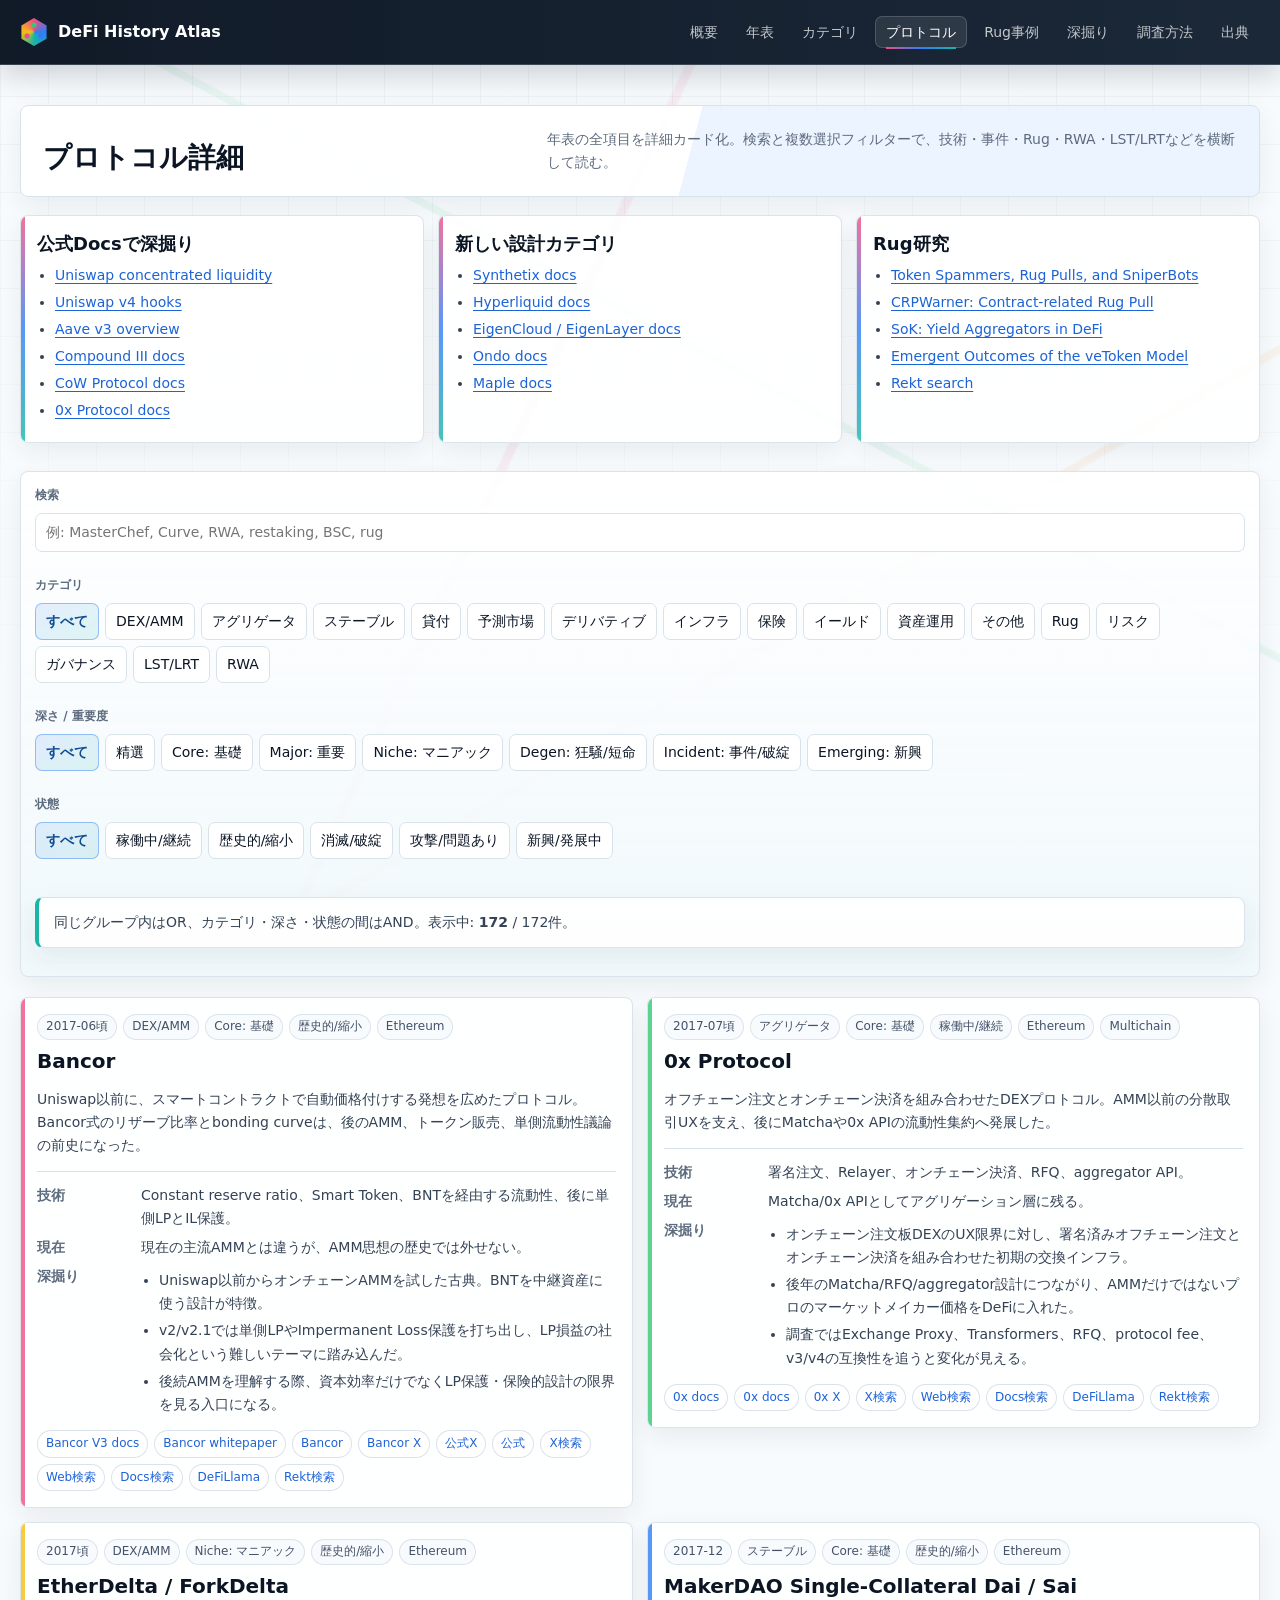
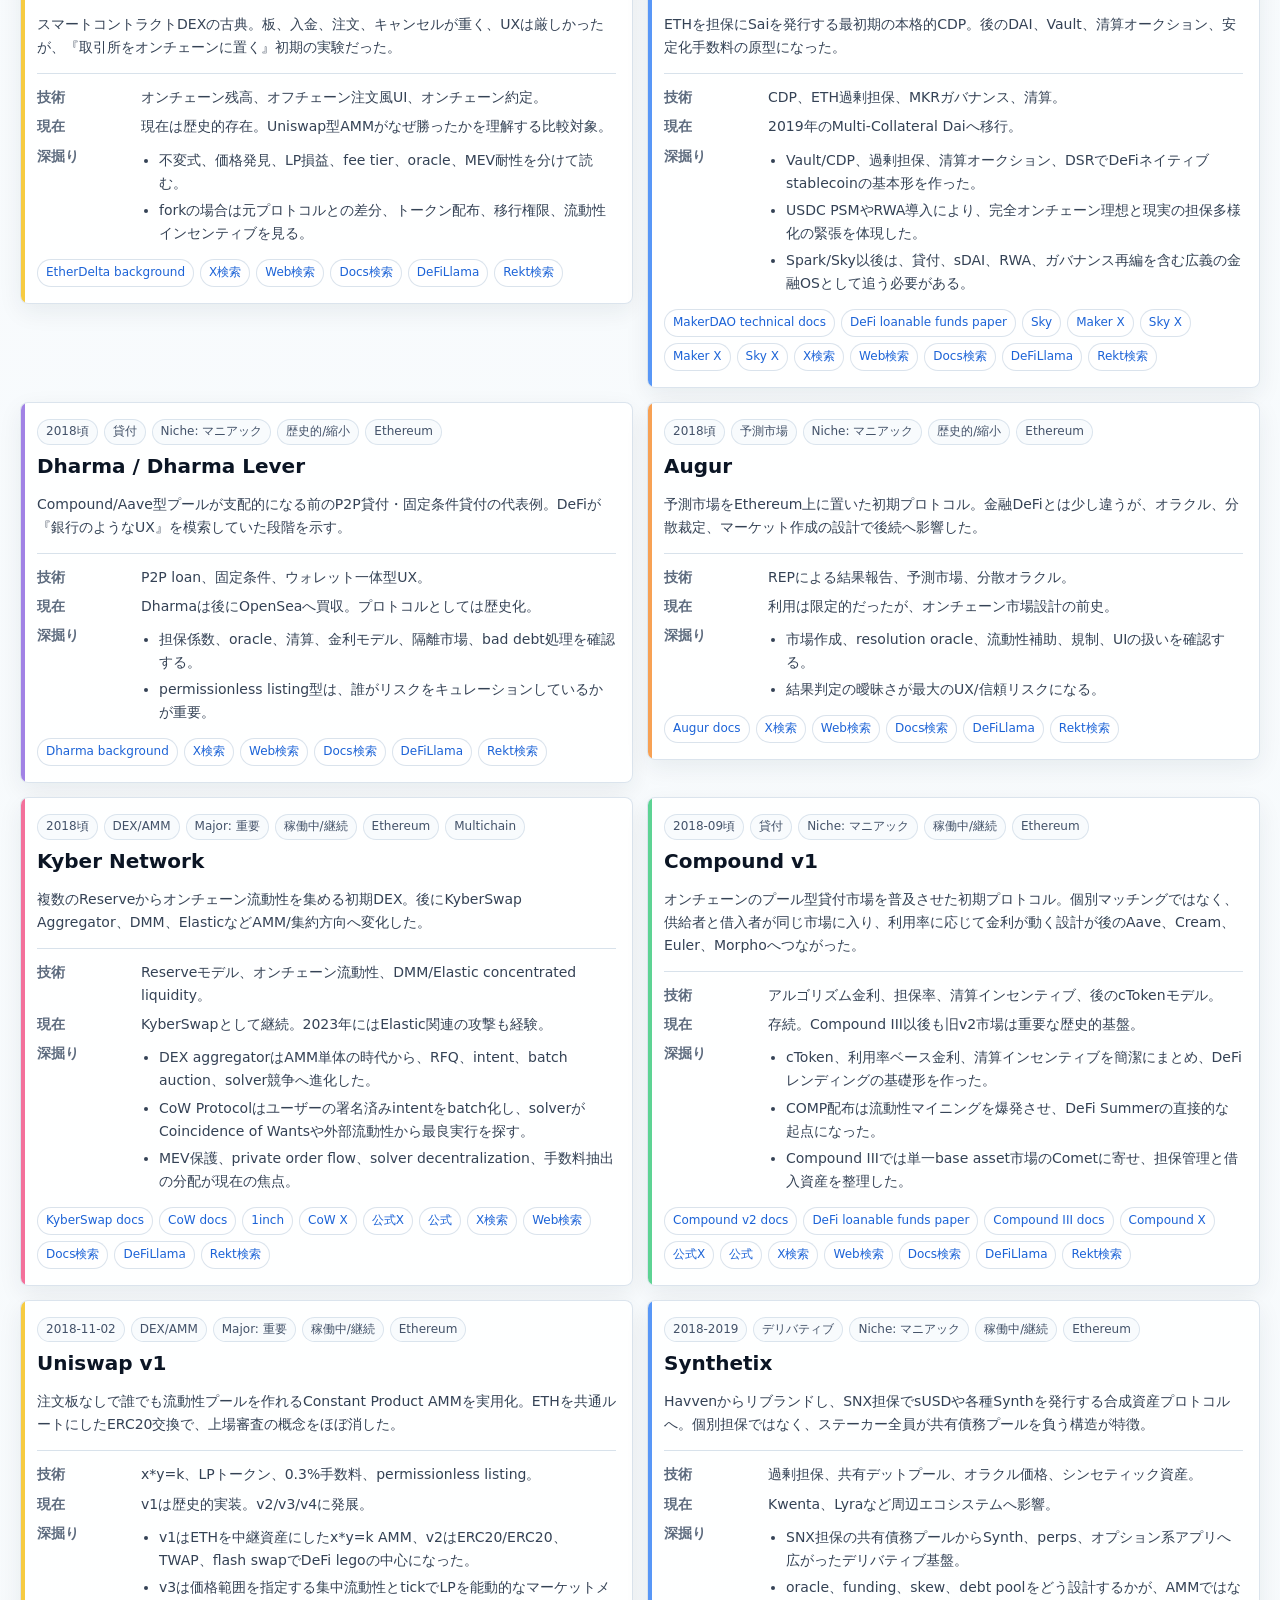
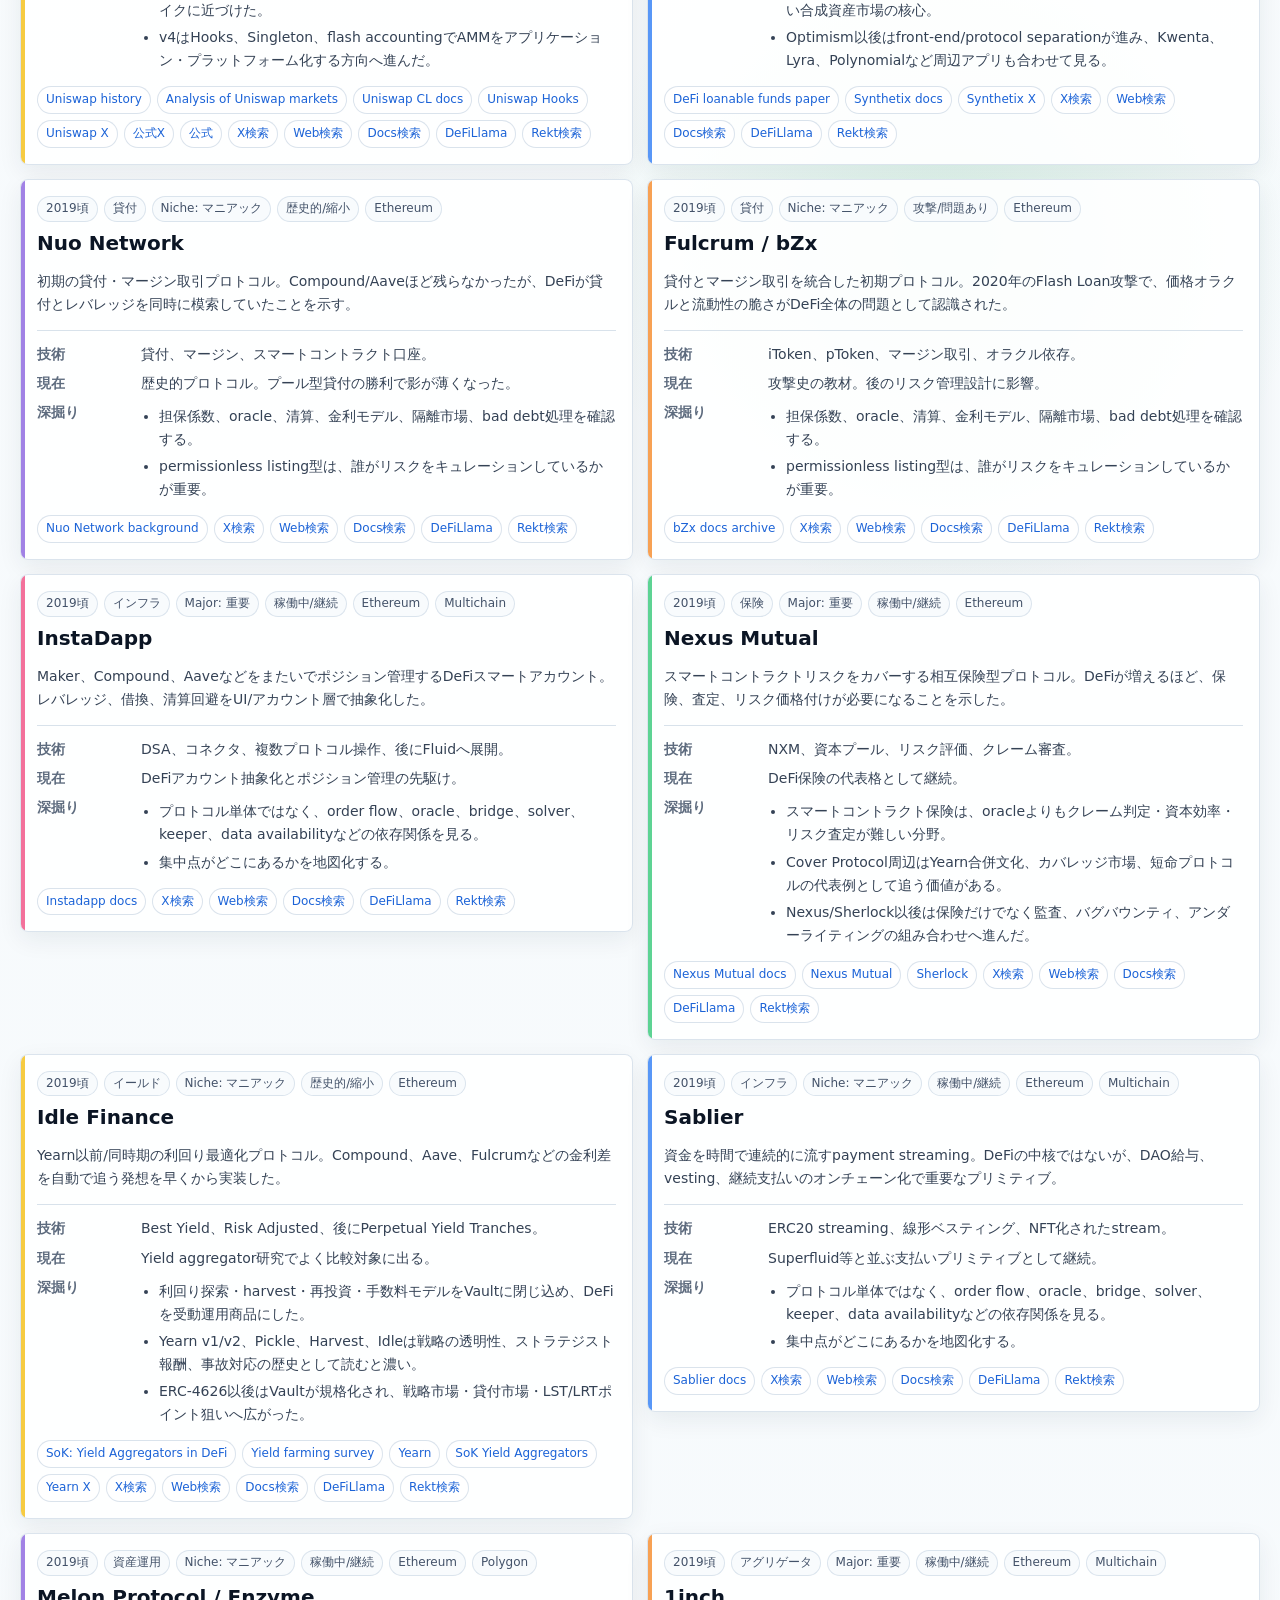
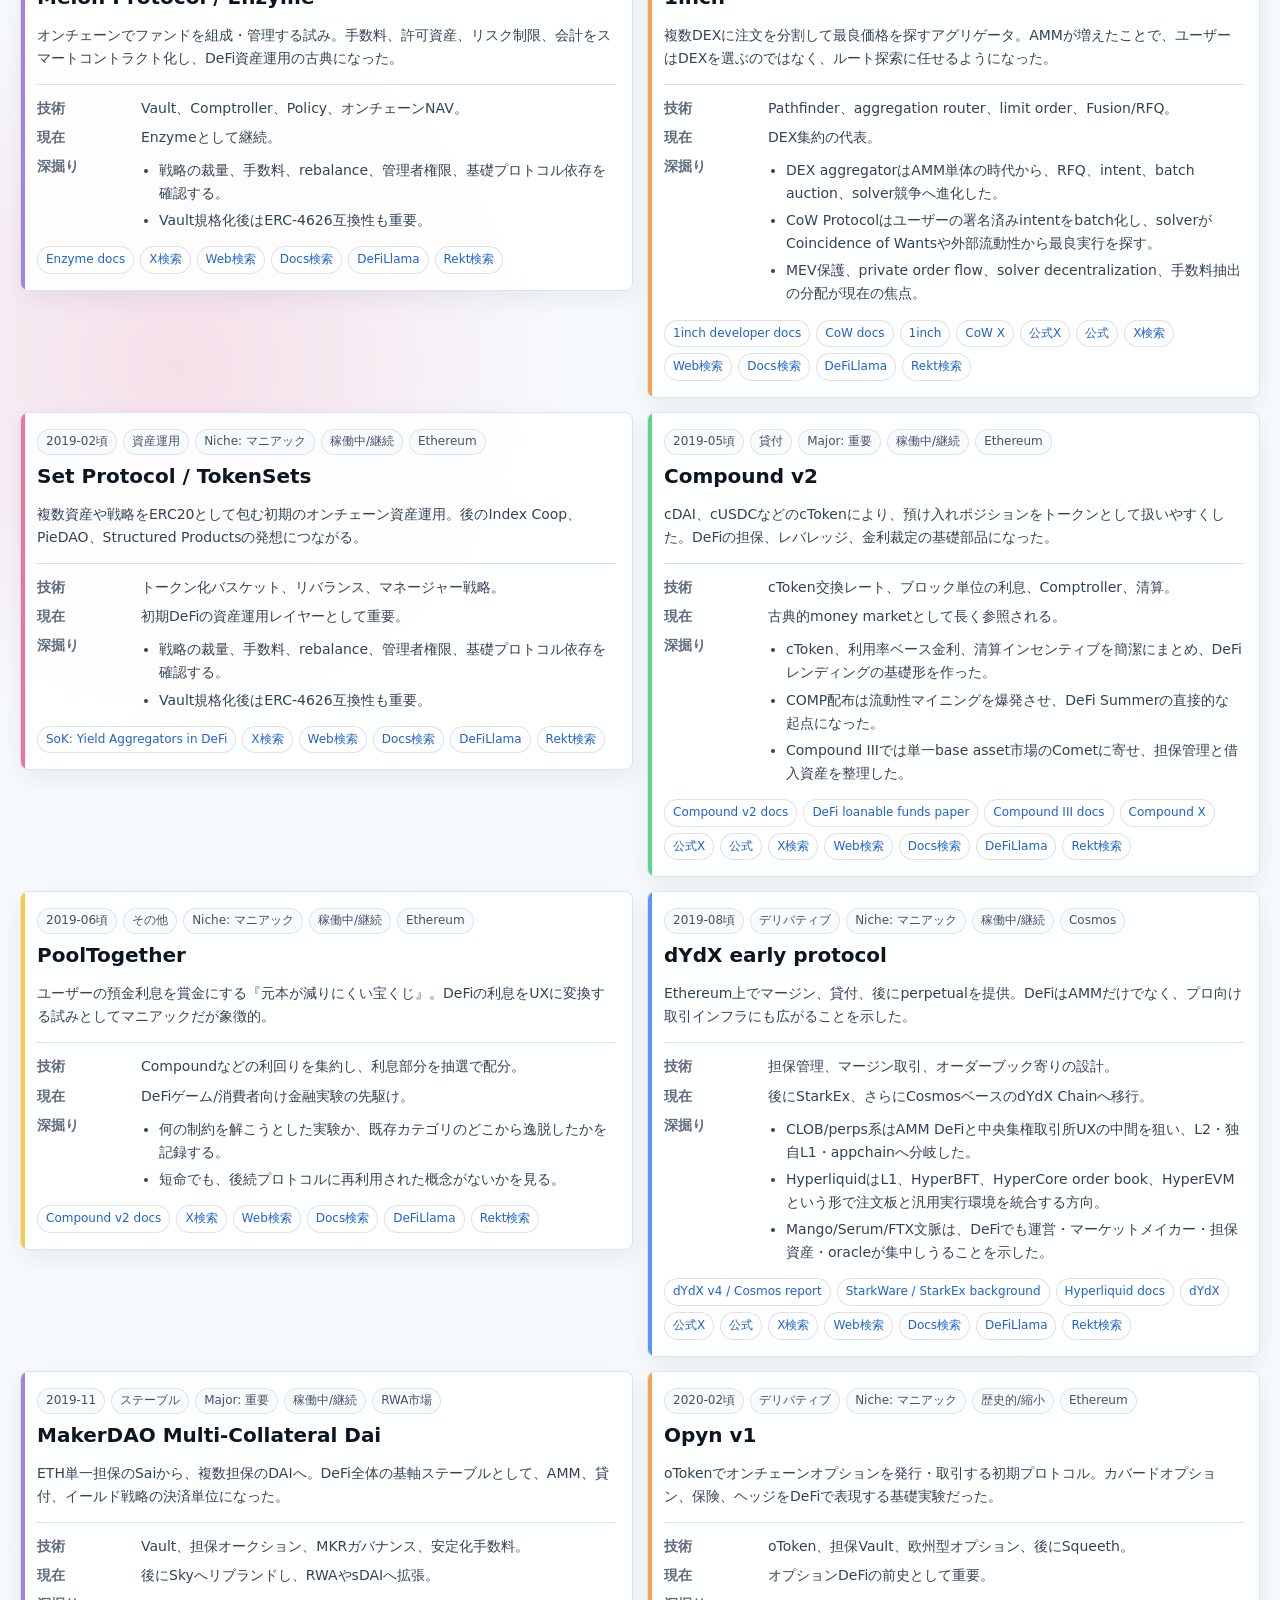
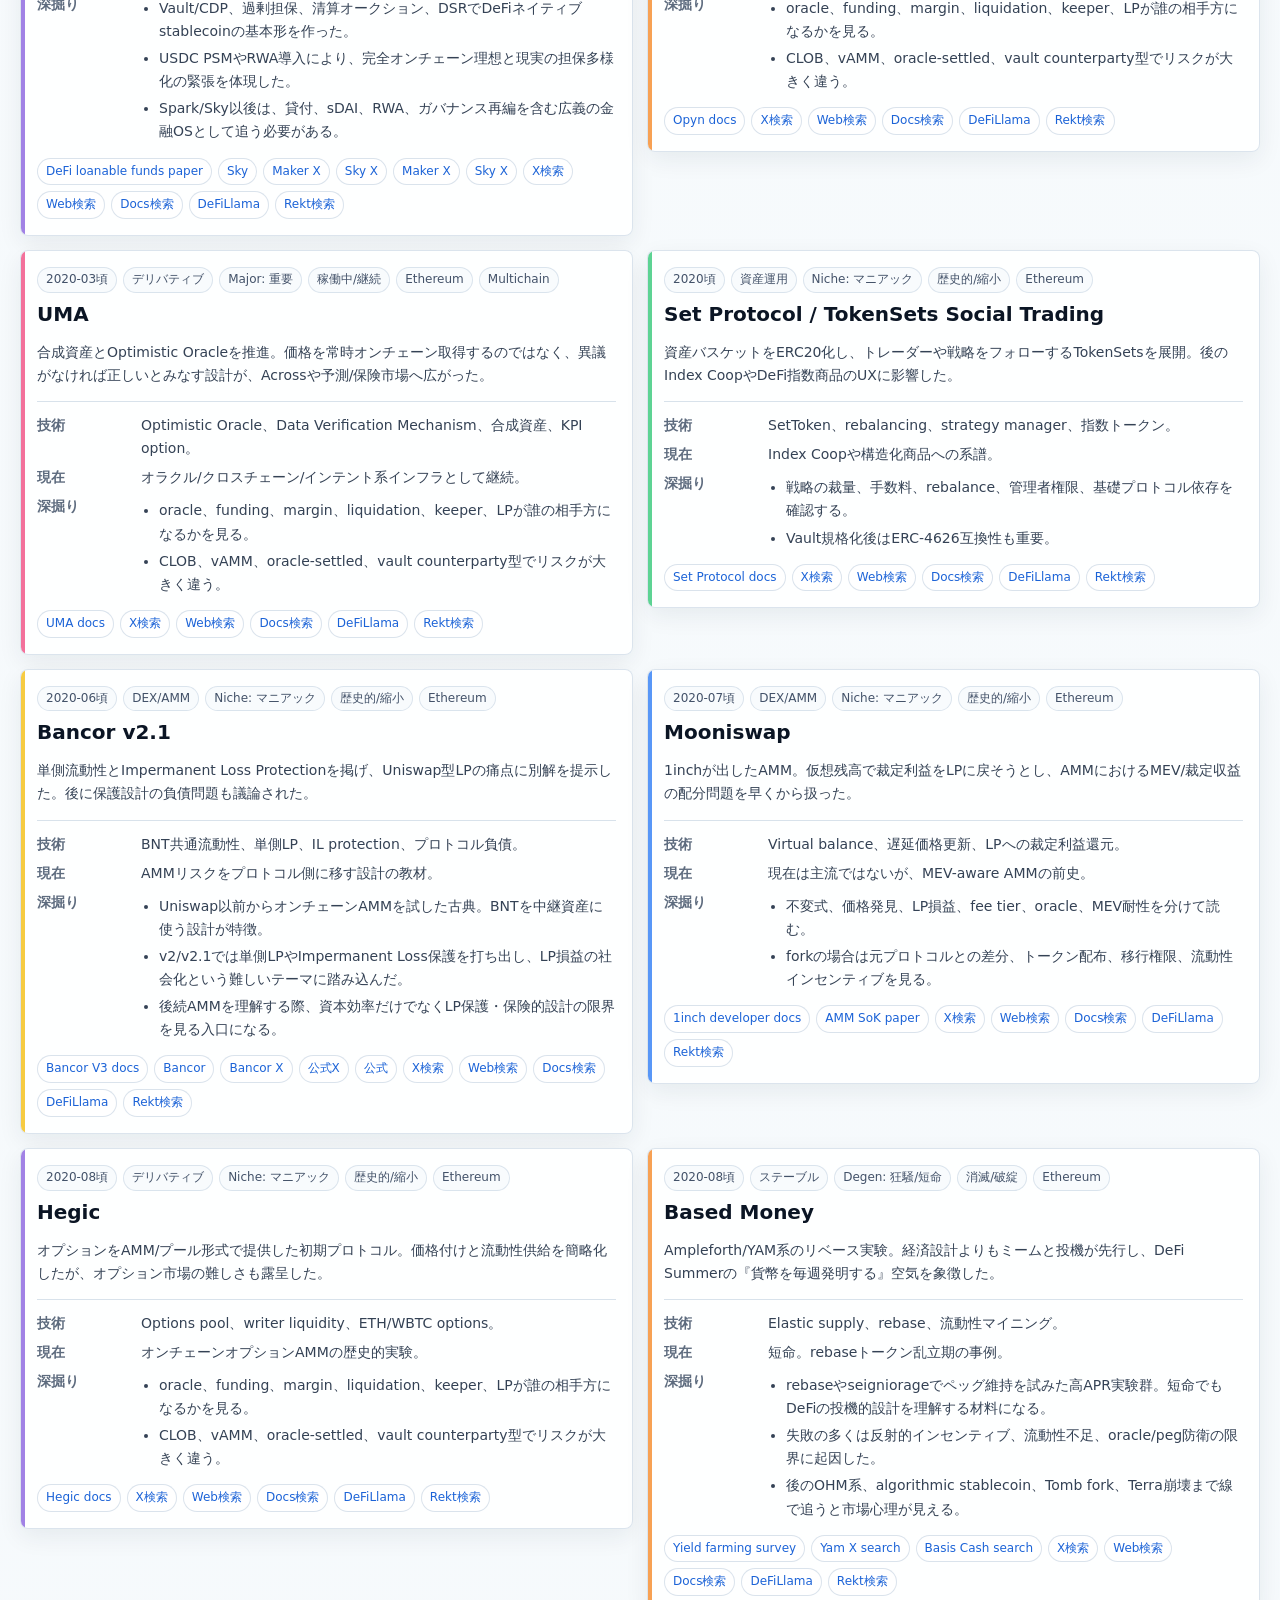
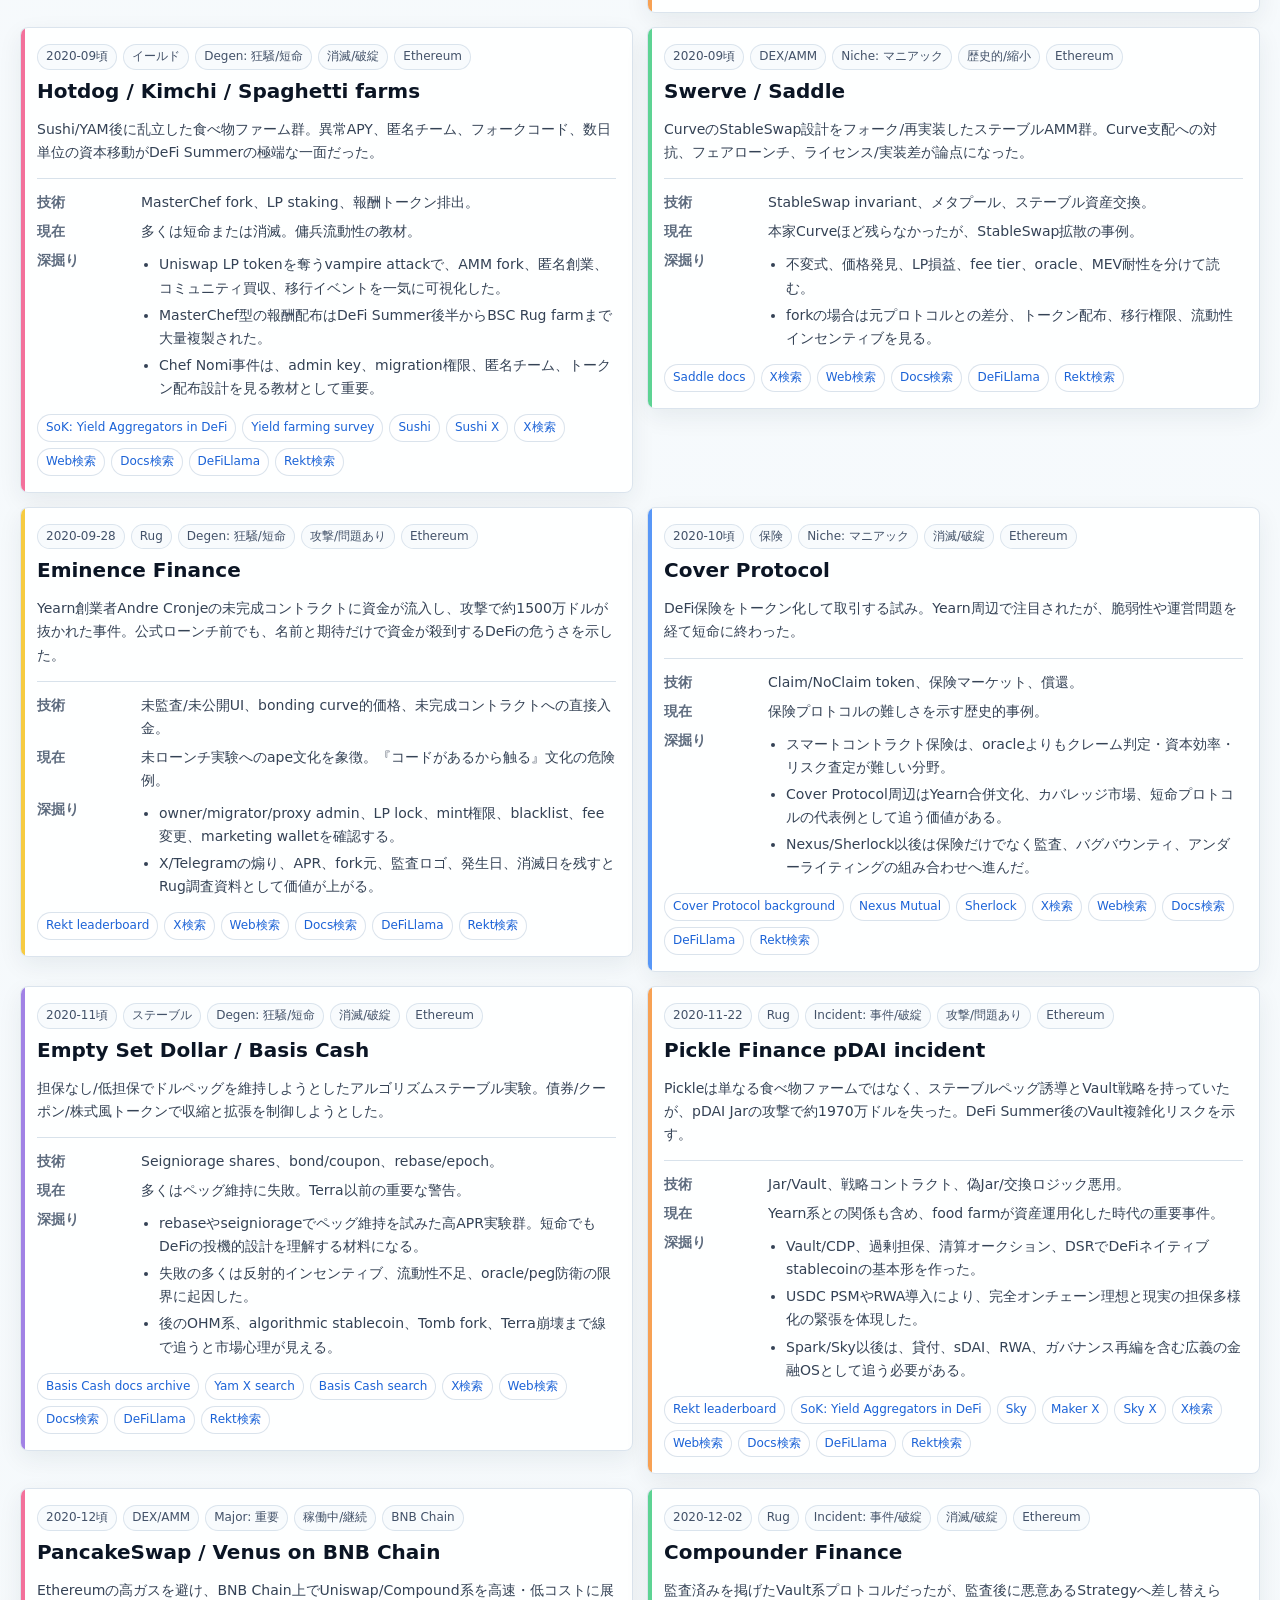
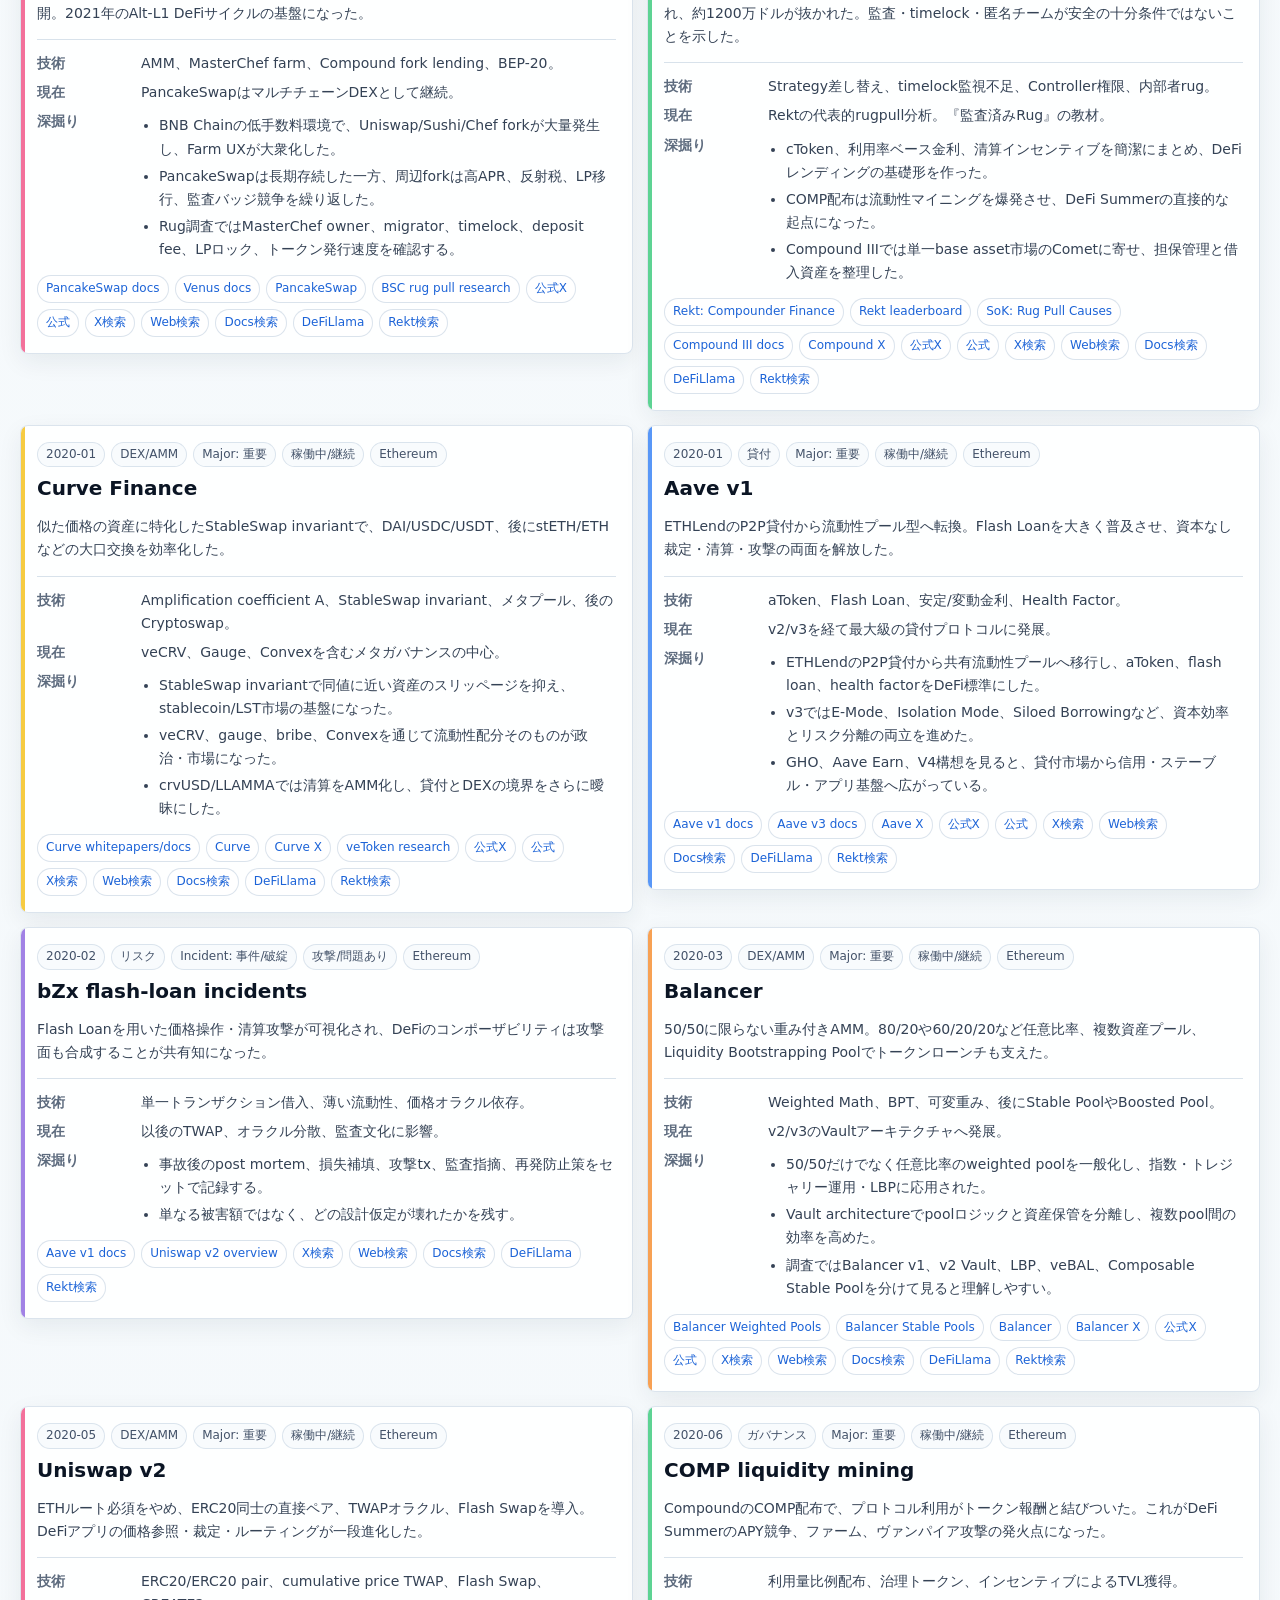
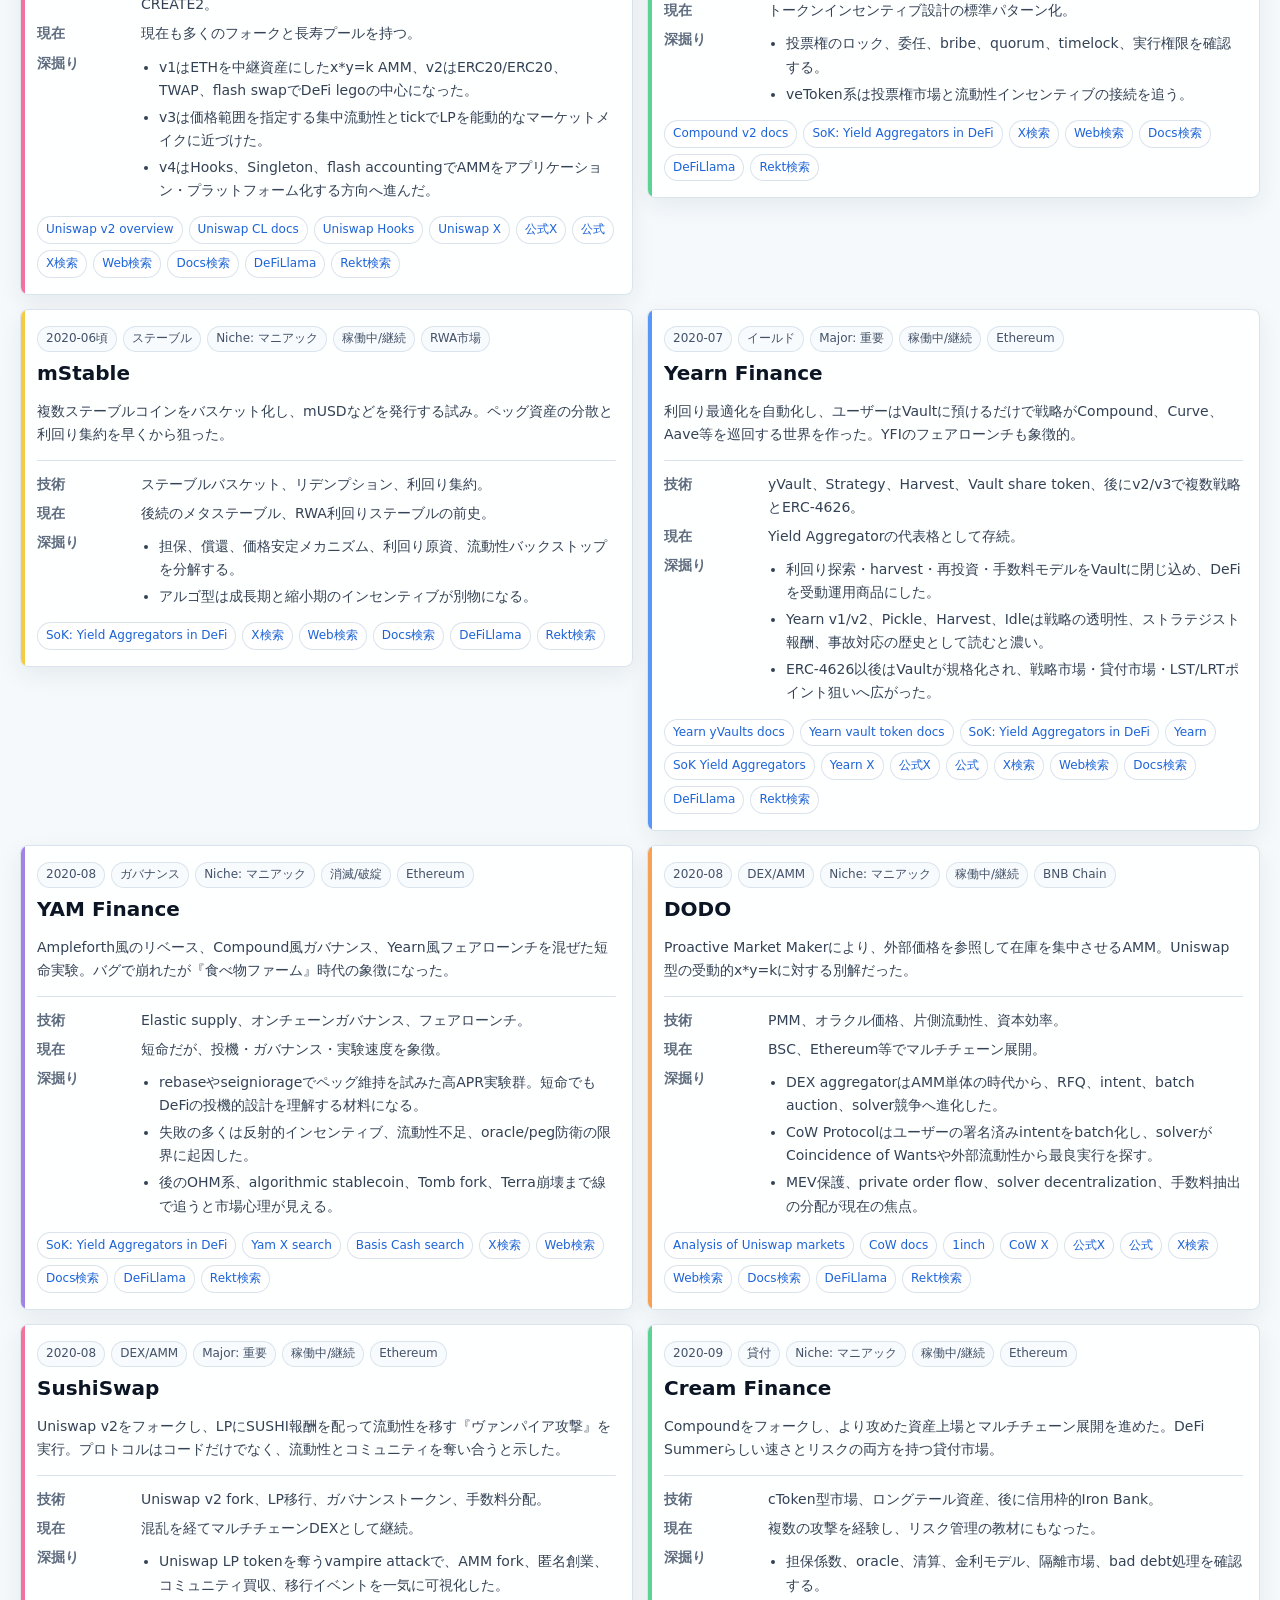
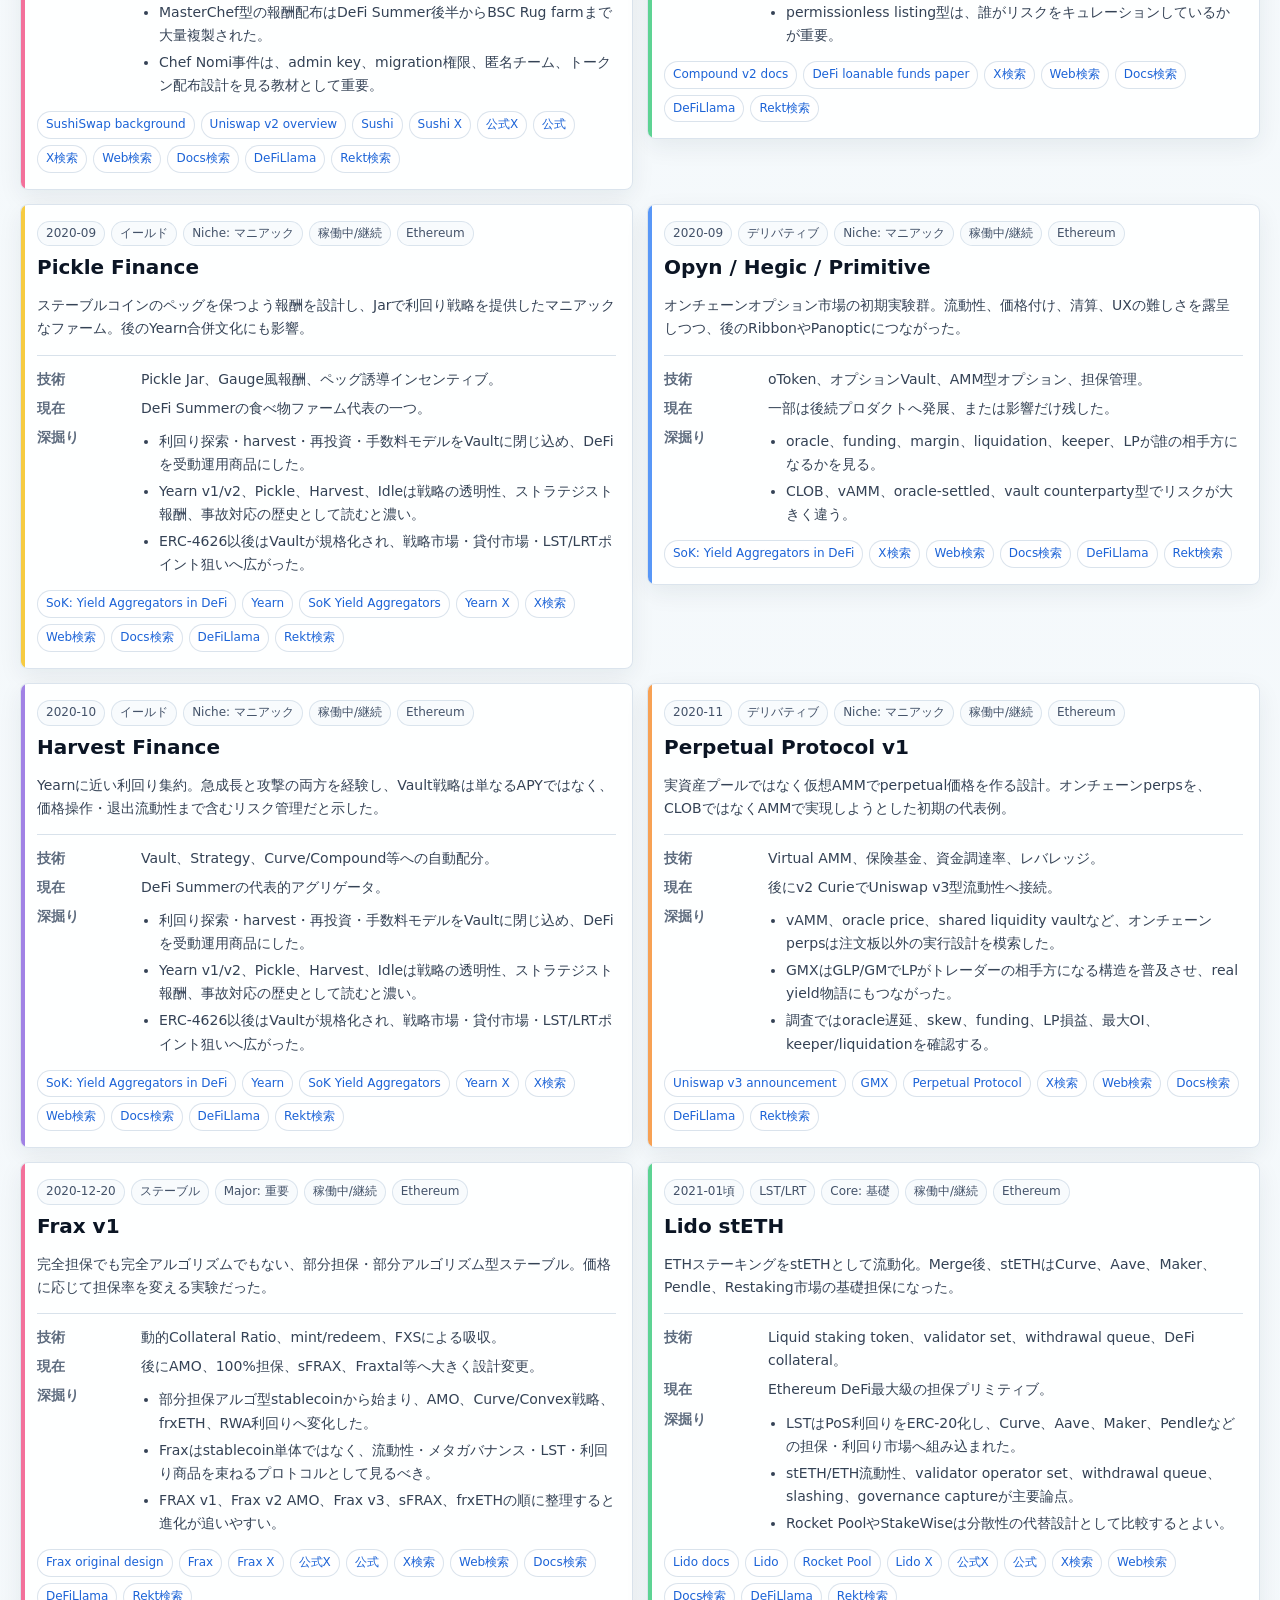
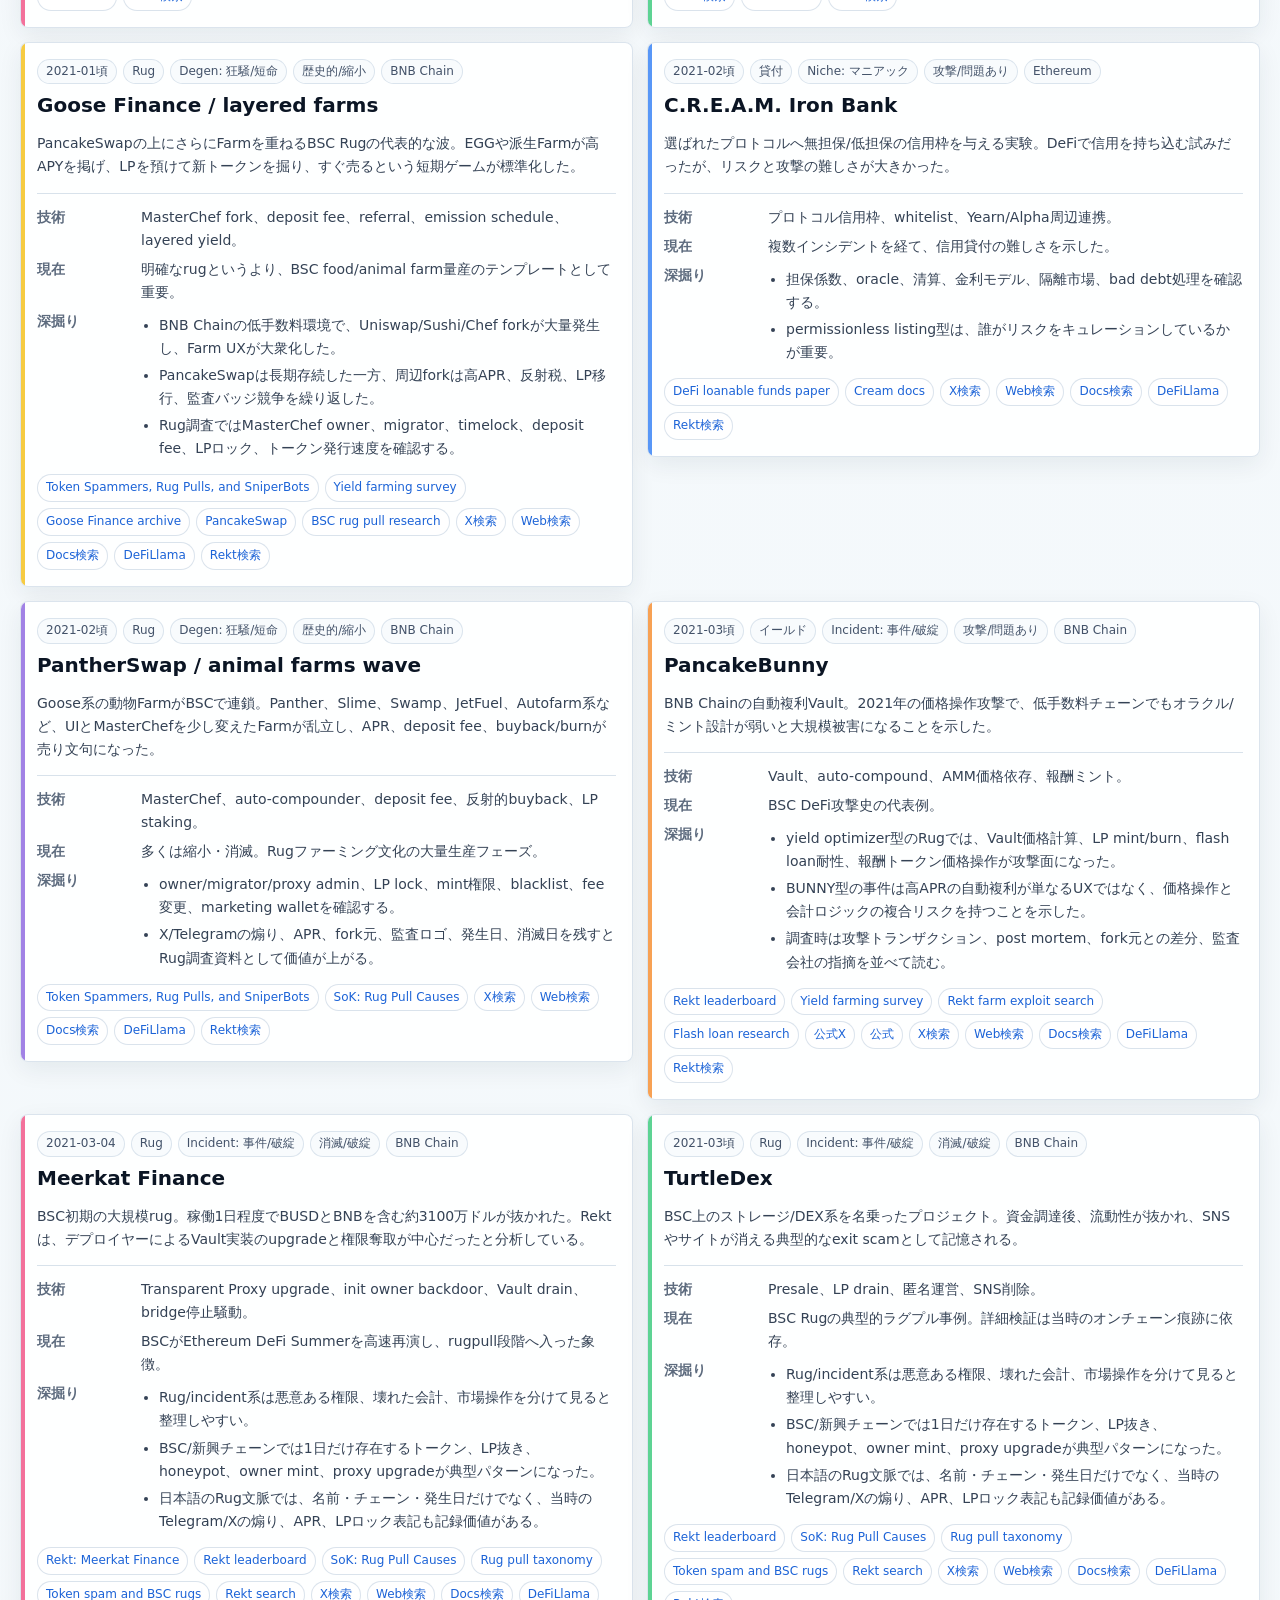
<file: protocols.html>
<!doctype html>
<html lang="ja">
<head>
  <meta charset="utf-8">
  <meta name="viewport" content="width=device-width, initial-scale=1">
  <title>プロトコル詳細 - DeFi History Atlas</title>
  <link rel="stylesheet" href="assets/site.css">
</head>
<body class="page-protocols">
  <header class="site-header">
    <div class="wrap topbar">
      <a class="brand" href="index.html">DeFi History Atlas</a>
      <nav class="nav"><a href="index.html">概要</a><a href="timeline.html">年表</a><a href="categories.html">カテゴリ</a><a class="active" href="protocols.html">プロトコル</a><a href="underworld.html">Rug事例</a><a href="deep-research.html">深掘り</a><a href="research-method.html">調査方法</a><a href="sources.html">出典</a></nav>
    </div>
  </header>
  <main class="wrap">
      <div class="section-title"><h2>プロトコル詳細</h2><p>年表の全項目を詳細カード化。検索と複数選択フィルターで、技術・事件・Rug・RWA・LST/LRTなどを横断して読む。</p></div>
      <div class="research-link-grid" id="researchLinkGrid"></div>
      <div class="protocol-toolbar">
        <div class="filter-group"><span class="filter-title">検索</span><input id="protocolSearch" type="search" placeholder="例: MasterChef, Curve, RWA, restaking, BSC, rug"></div>
        <div class="filter-group"><span class="filter-title">カテゴリ</span><div class="filters" id="protocolCategoryFilters"></div></div>
        <div class="filter-group"><span class="filter-title">深さ / 重要度</span><div class="filters" id="protocolDepthFilters"></div></div>
        <div class="filter-group"><span class="filter-title">状態</span><div class="filters" id="protocolStatusFilters"></div></div>
        <p class="note">同じグループ内はOR、カテゴリ・深さ・状態の間はAND。表示中: <b id="protocolResultCount">0</b> / <span data-total-count>0</span>件。</p>
      </div>
      <div class="protocol-grid" id="protocolGrid"></div>
    </main>
  <footer><div class="wrap">作成目的: DeFiプロトコル進化の調査・参照用。日付とステータスは市場やドキュメント更新で変わる可能性がある。</div></footer>
  <script src="assets/defi-data.js"></script>
  <script src="assets/site.js"></script>
</body>
</html>
</file>
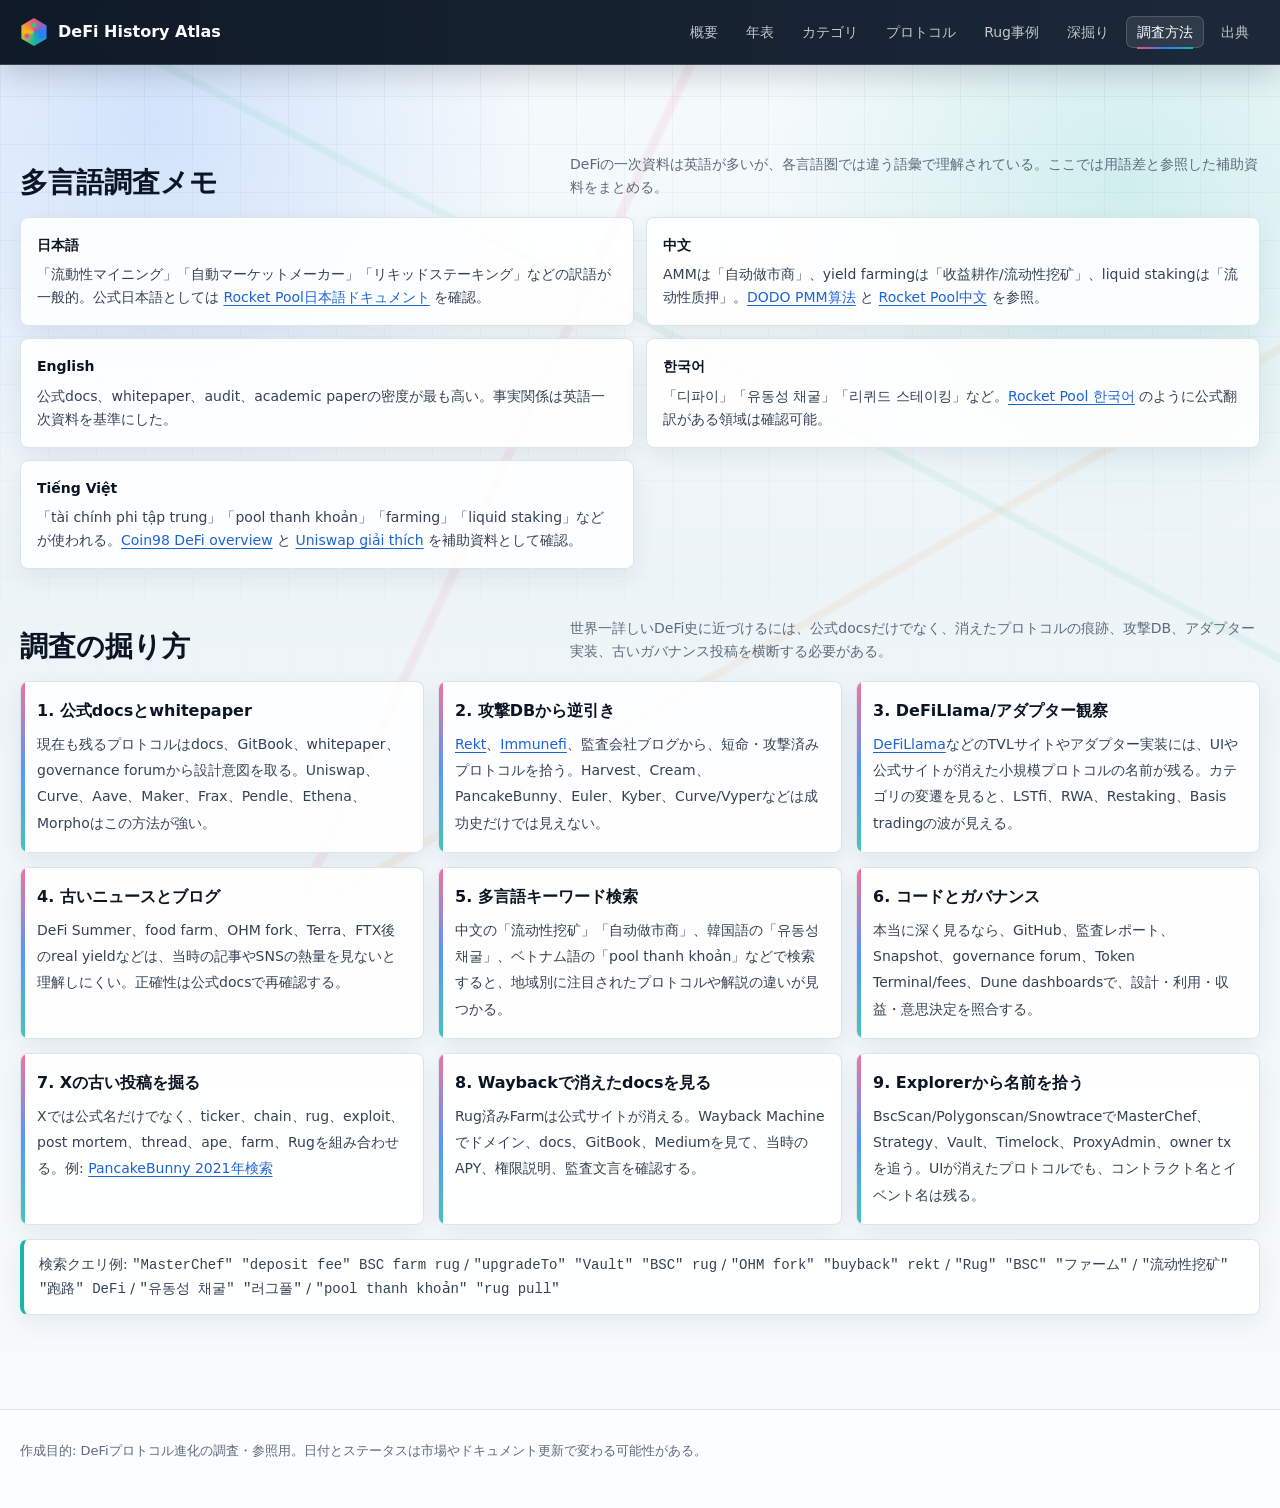
<file: research-method.html>
<!doctype html>
<html lang="ja">
<head>
  <meta charset="utf-8">
  <meta name="viewport" content="width=device-width, initial-scale=1">
  <title>調査方法 - DeFi History Atlas</title>
  <link rel="stylesheet" href="assets/site.css">
</head>
<body class="page-method">
  <header class="site-header">
    <div class="wrap topbar">
      <a class="brand" href="index.html">DeFi History Atlas</a>
      <nav class="nav"><a href="index.html">概要</a><a href="timeline.html">年表</a><a href="categories.html">カテゴリ</a><a href="protocols.html">プロトコル</a><a href="underworld.html">Rug事例</a><a href="deep-research.html">深掘り</a><a class="active" href="research-method.html">調査方法</a><a href="sources.html">出典</a></nav>
    </div>
  </header>
  <main class="wrap">
      <section class="deep-section" aria-labelledby="multilingual">
      <div class="section-title">
        <h2 id="multilingual">多言語調査メモ</h2>
        <p>DeFiの一次資料は英語が多いが、各言語圏では違う語彙で理解されている。ここでは用語差と参照した補助資料をまとめる。</p>
      </div>
      <div class="language-notes">
        <div><b>日本語</b>「流動性マイニング」「自動マーケットメーカー」「リキッドステーキング」などの訳語が一般的。公式日本語としては <a href="https://docs.rocketpool.net/ja/" target="_blank" rel="noreferrer">Rocket Pool日本語ドキュメント</a> を確認。</div>
        <div><b>中文</b> AMMは「自动做市商」、yield farmingは「收益耕作/流动性挖矿」、liquid stakingは「流动性质押」。<a href="https://docs.dodoex.io/zh/product/pmm-algorithm" target="_blank" rel="noreferrer">DODO PMM算法</a> と <a href="https://docs.rocketpool.net/zh/" target="_blank" rel="noreferrer">Rocket Pool中文</a> を参照。</div>
        <div><b>English</b> 公式docs、whitepaper、audit、academic paperの密度が最も高い。事実関係は英語一次資料を基準にした。</div>
        <div><b>한국어</b> 「디파이」「유동성 채굴」「리퀴드 스테이킹」など。<a href="https://docs.rocketpool.net/ko/" target="_blank" rel="noreferrer">Rocket Pool 한국어</a> のように公式翻訳がある領域は確認可能。</div>
        <div><b>Tiếng Việt</b> 「tài chính phi tập trung」「pool thanh khoản」「farming」「liquid staking」などが使われる。<a href="https://coin98.net/defi-la-gi" target="_blank" rel="noreferrer">Coin98 DeFi overview</a> と <a href="https://upside.vn/uniswap-la-gi" target="_blank" rel="noreferrer">Uniswap giải thích</a> を補助資料として確認。</div>
      </div>
    </section>
      <section class="deep-section" aria-labelledby="researchMethod">
      <div class="section-title">
        <h2 id="researchMethod">調査の掘り方</h2>
        <p>世界一詳しいDeFi史に近づけるには、公式docsだけでなく、消えたプロトコルの痕跡、攻撃DB、アダプター実装、古いガバナンス投稿を横断する必要がある。</p>
      </div>
      <div class="matrix">
        <div class="matrix-card"><b>1. 公式docsとwhitepaper</b><span>現在も残るプロトコルはdocs、GitBook、whitepaper、governance forumから設計意図を取る。Uniswap、Curve、Aave、Maker、Frax、Pendle、Ethena、Morphoはこの方法が強い。</span></div>
        <div class="matrix-card"><b>2. 攻撃DBから逆引き</b><span><a href="https://rekt.news/leaderboard/" target="_blank" rel="noreferrer">Rekt</a>、<a href="https://immunefi.com/research/" target="_blank" rel="noreferrer">Immunefi</a>、監査会社ブログから、短命・攻撃済みプロトコルを拾う。Harvest、Cream、PancakeBunny、Euler、Kyber、Curve/Vyperなどは成功史だけでは見えない。</span></div>
        <div class="matrix-card"><b>3. DeFiLlama/アダプター観察</b><span><a href="https://defillama.com/protocols" target="_blank" rel="noreferrer">DeFiLlama</a>などのTVLサイトやアダプター実装には、UIや公式サイトが消えた小規模プロトコルの名前が残る。カテゴリの変遷を見ると、LSTfi、RWA、Restaking、Basis tradingの波が見える。</span></div>
        <div class="matrix-card"><b>4. 古いニュースとブログ</b><span>DeFi Summer、food farm、OHM fork、Terra、FTX後のreal yieldなどは、当時の記事やSNSの熱量を見ないと理解しにくい。正確性は公式docsで再確認する。</span></div>
        <div class="matrix-card"><b>5. 多言語キーワード検索</b><span>中文の「流动性挖矿」「自动做市商」、韓国語の「유동성 채굴」、ベトナム語の「pool thanh khoản」などで検索すると、地域別に注目されたプロトコルや解説の違いが見つかる。</span></div>
        <div class="matrix-card"><b>6. コードとガバナンス</b><span>本当に深く見るなら、GitHub、監査レポート、Snapshot、governance forum、Token Terminal/fees、Dune dashboardsで、設計・利用・収益・意思決定を照合する。</span></div>
        <div class="matrix-card"><b>7. Xの古い投稿を掘る</b><span>Xでは公式名だけでなく、ticker、chain、rug、exploit、post mortem、thread、ape、farm、Rugを組み合わせる。例: <a href="https://x.com/search?q=%22PancakeBunny%22%20exploit%20until%3A2021-06-01%20since%3A2021-05-01&src=typed_query&f=live" target="_blank" rel="noreferrer">PancakeBunny 2021年検索</a></span></div>
        <div class="matrix-card"><b>8. Waybackで消えたdocsを見る</b><span>Rug済みFarmは公式サイトが消える。Wayback Machineでドメイン、docs、GitBook、Mediumを見て、当時のAPY、権限説明、監査文言を確認する。</span></div>
        <div class="matrix-card"><b>9. Explorerから名前を拾う</b><span>BscScan/Polygonscan/SnowtraceでMasterChef、Strategy、Vault、Timelock、ProxyAdmin、owner txを追う。UIが消えたプロトコルでも、コントラクト名とイベント名は残る。</span></div>
      </div>
      <p class="note" style="margin-top:14px">検索クエリ例: <code>"MasterChef" "deposit fee" BSC farm rug</code> / <code>"upgradeTo" "Vault" "BSC" rug</code> / <code>"OHM fork" "buyback" rekt</code> / <code>"Rug" "BSC" "ファーム"</code> / <code>"流动性挖矿" "跑路" DeFi</code> / <code>"유동성 채굴" "러그풀"</code> / <code>"pool thanh khoản" "rug pull"</code></p>
    </section>
    </main>
  <footer><div class="wrap">作成目的: DeFiプロトコル進化の調査・参照用。日付とステータスは市場やドキュメント更新で変わる可能性がある。</div></footer>
  <script src="assets/defi-data.js"></script>
  <script src="assets/site.js"></script>
</body>
</html>
</file>
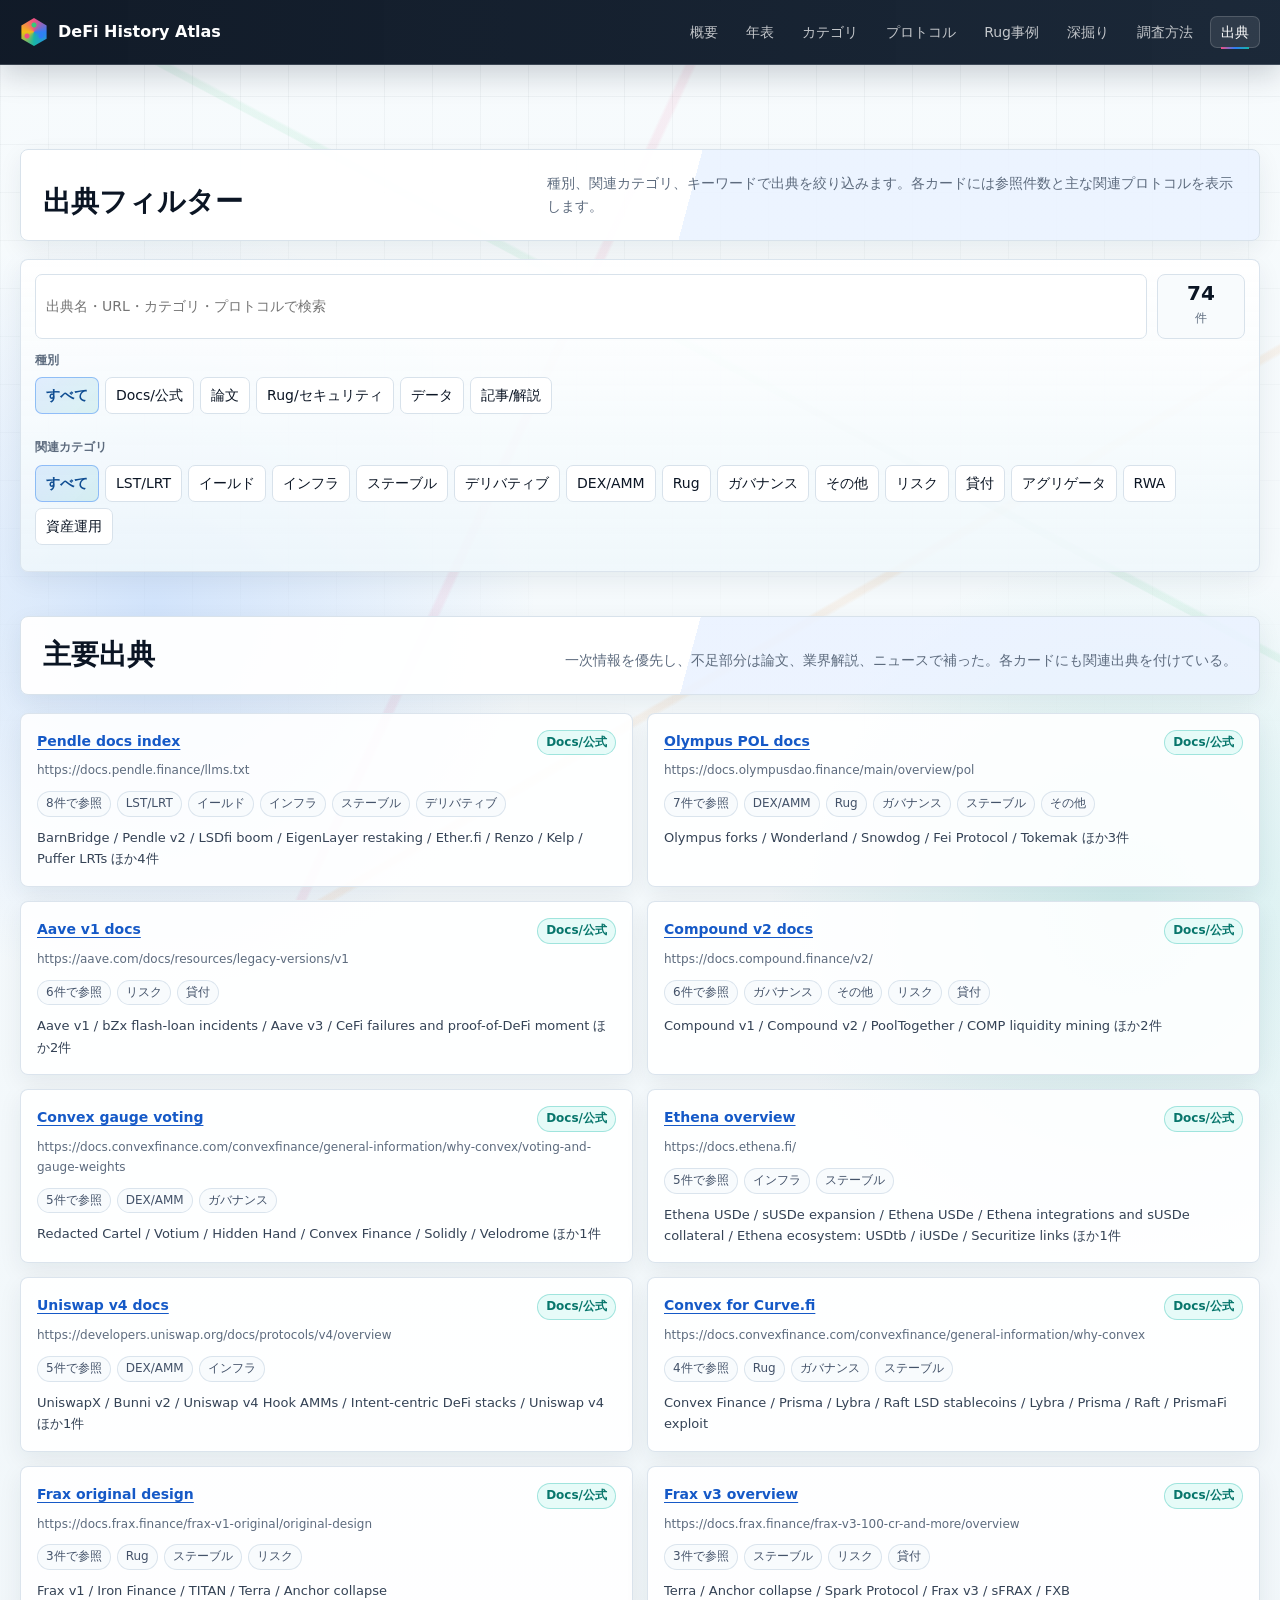
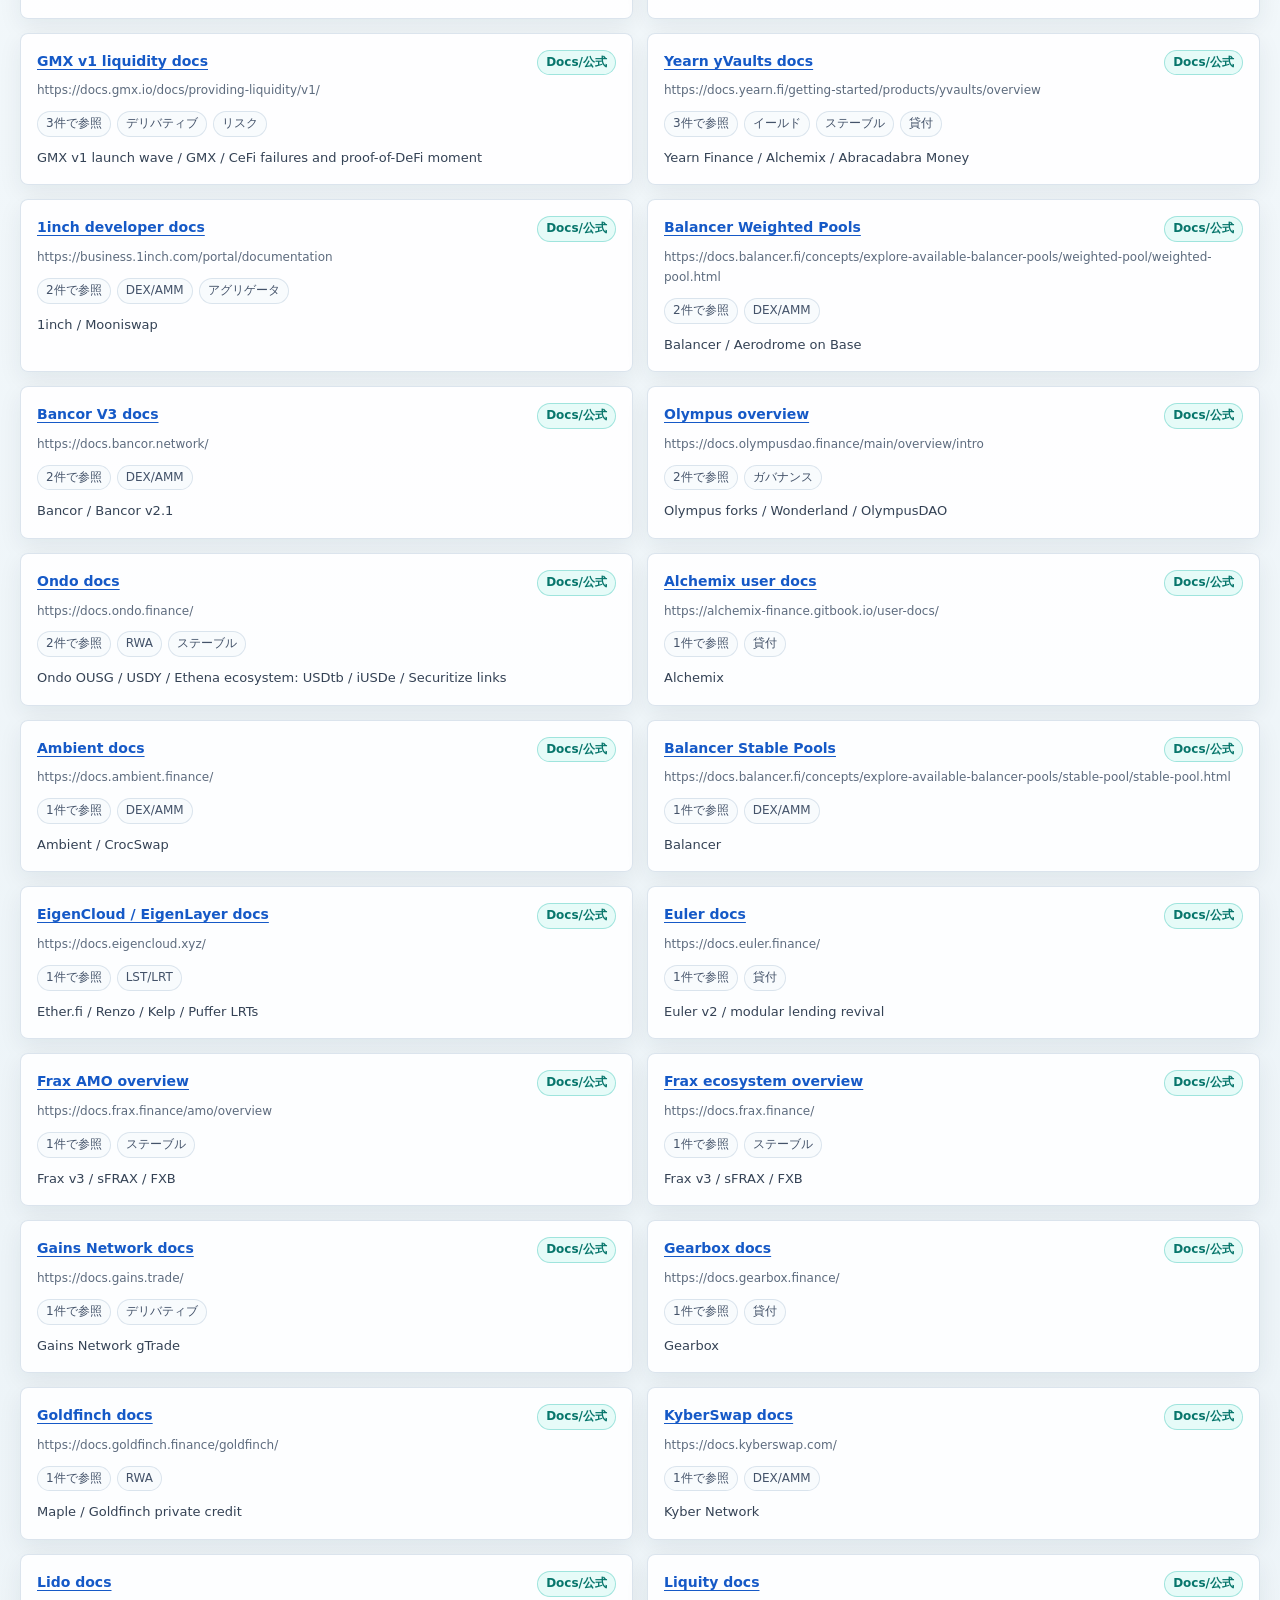
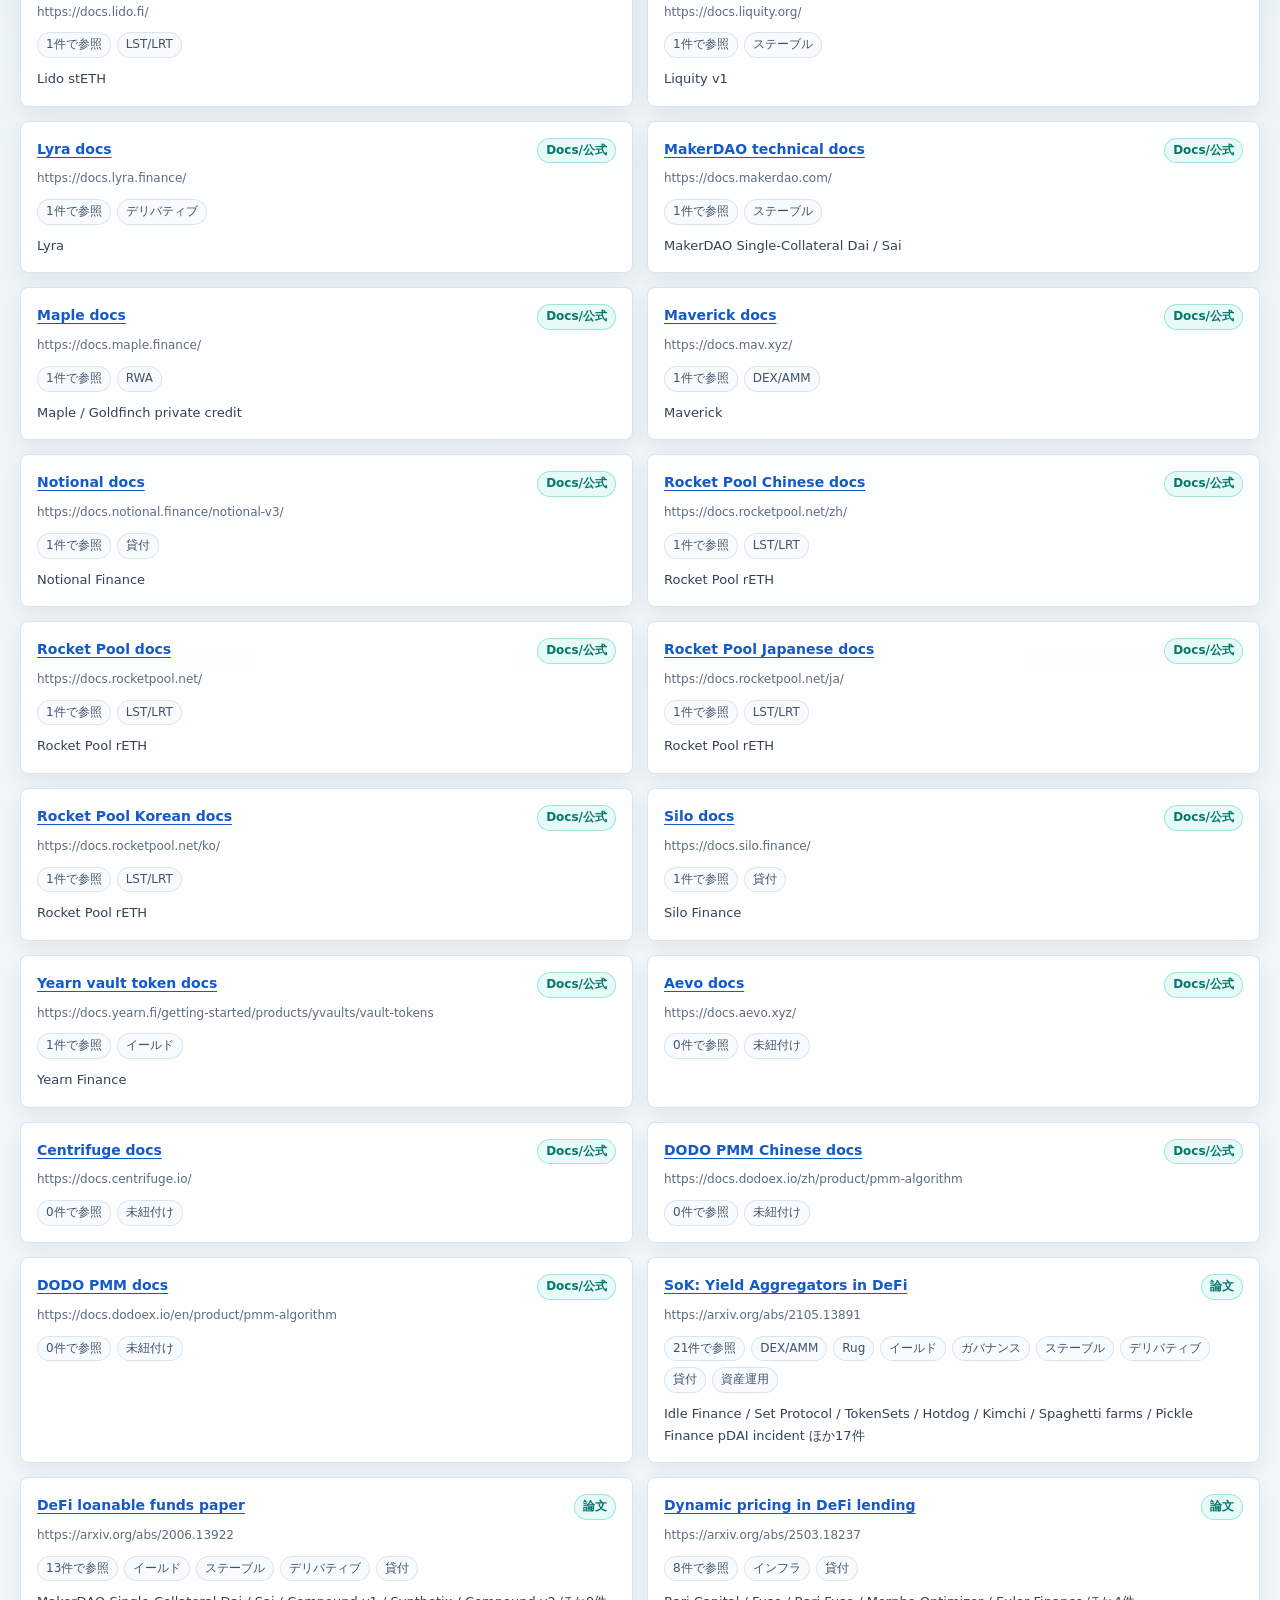
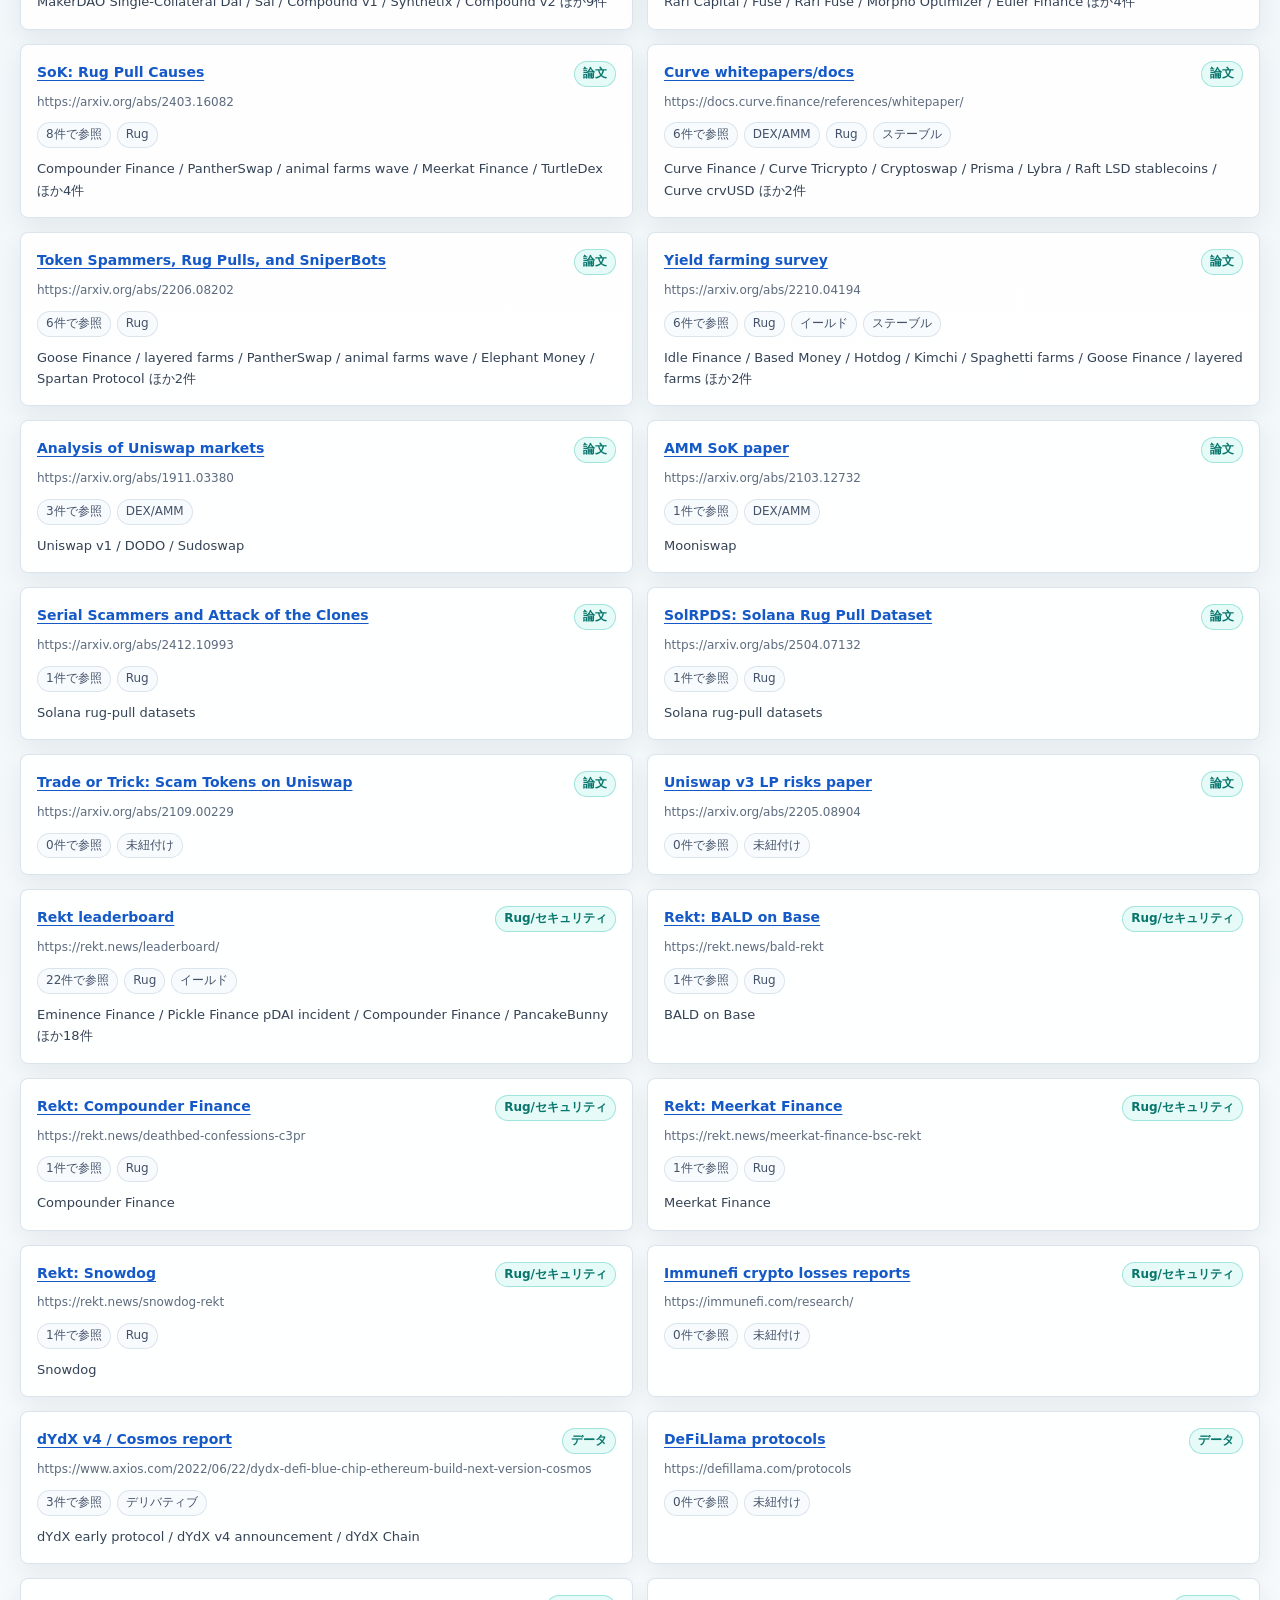
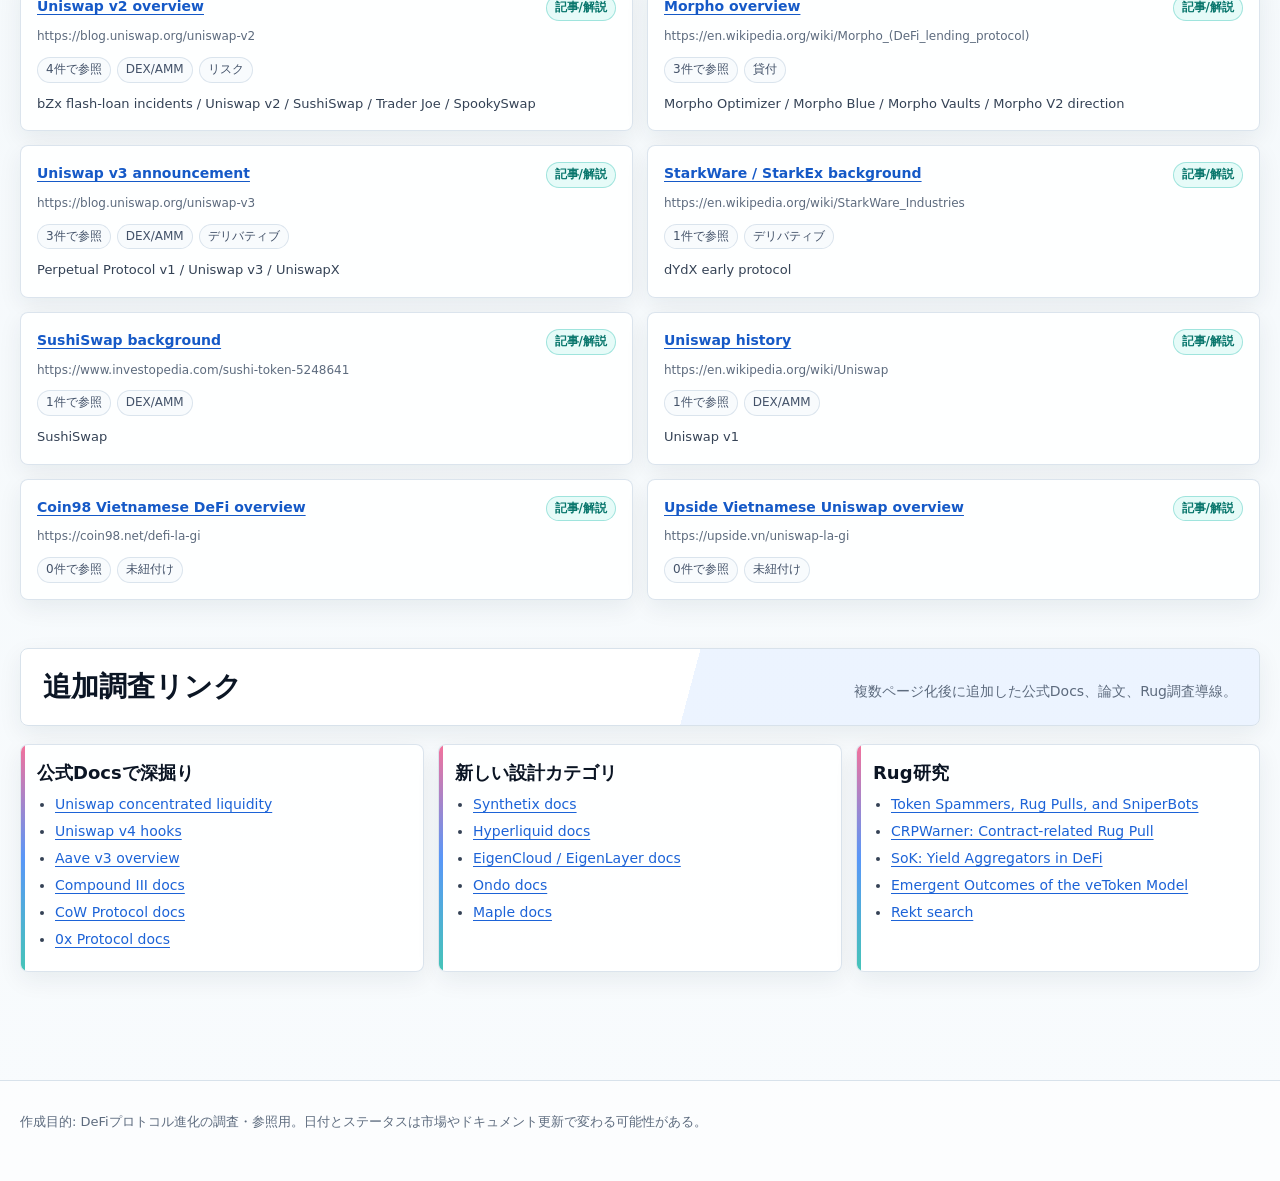
<file: sources.html>
<!doctype html>
<html lang="ja">
<head>
  <meta charset="utf-8">
  <meta name="viewport" content="width=device-width, initial-scale=1">
  <title>出典 - DeFi History Atlas</title>
  <link rel="stylesheet" href="assets/site.css">
</head>
<body class="page-sources">
  <header class="site-header">
    <div class="wrap topbar">
      <a class="brand" href="index.html">DeFi History Atlas</a>
      <nav class="nav"><a href="index.html">概要</a><a href="timeline.html">年表</a><a href="categories.html">カテゴリ</a><a href="protocols.html">プロトコル</a><a href="underworld.html">Rug事例</a><a href="deep-research.html">深掘り</a><a href="research-method.html">調査方法</a><a class="active" href="sources.html">出典</a></nav>
    </div>
  </header>
  <main class="wrap">
      <section aria-labelledby="sourceFilterTitle" style="margin-top:44px">
        <div class="section-title">
          <h2 id="sourceFilterTitle">出典フィルター</h2>
          <p>種別、関連カテゴリ、キーワードで出典を絞り込みます。各カードには参照件数と主な関連プロトコルを表示します。</p>
        </div>
        <div class="source-toolbar" id="sourceToolbar">
          <div class="source-search-row">
            <input id="sourceSearch" type="search" placeholder="出典名・URL・カテゴリ・プロトコルで検索" aria-label="出典検索">
            <div class="source-result-count" aria-live="polite"><b id="sourceResultCount">0</b><span>件</span></div>
          </div>
          <div class="filter-group">
            <div class="filter-title">種別</div>
            <div class="filters" id="sourceTypeFilters"></div>
          </div>
          <div class="filter-group">
            <div class="filter-title">関連カテゴリ</div>
            <div class="filters" id="sourceCategoryFilters"></div>
          </div>
        </div>
      </section>
      <section aria-labelledby="sourcesTitle" style="margin-top:44px">
      <div class="section-title">
        <h2 id="sourcesTitle">主要出典</h2>
        <p>一次情報を優先し、不足部分は論文、業界解説、ニュースで補った。各カードにも関連出典を付けている。</p>
      </div>
      <ul class="source-list" id="sourceList"></ul>
    </section>
      <section class="deep-section" aria-labelledby="extraSources">
        <div class="section-title"><h2 id="extraSources">追加調査リンク</h2><p>複数ページ化後に追加した公式Docs、論文、Rug調査導線。</p></div>
      </section>
      <div class="research-link-grid" id="researchLinkGrid"></div>
    </main>
  <footer><div class="wrap">作成目的: DeFiプロトコル進化の調査・参照用。日付とステータスは市場やドキュメント更新で変わる可能性がある。</div></footer>
  <script src="assets/defi-data.js"></script>
  <script src="assets/site.js"></script>
</body>
</html>
</file>
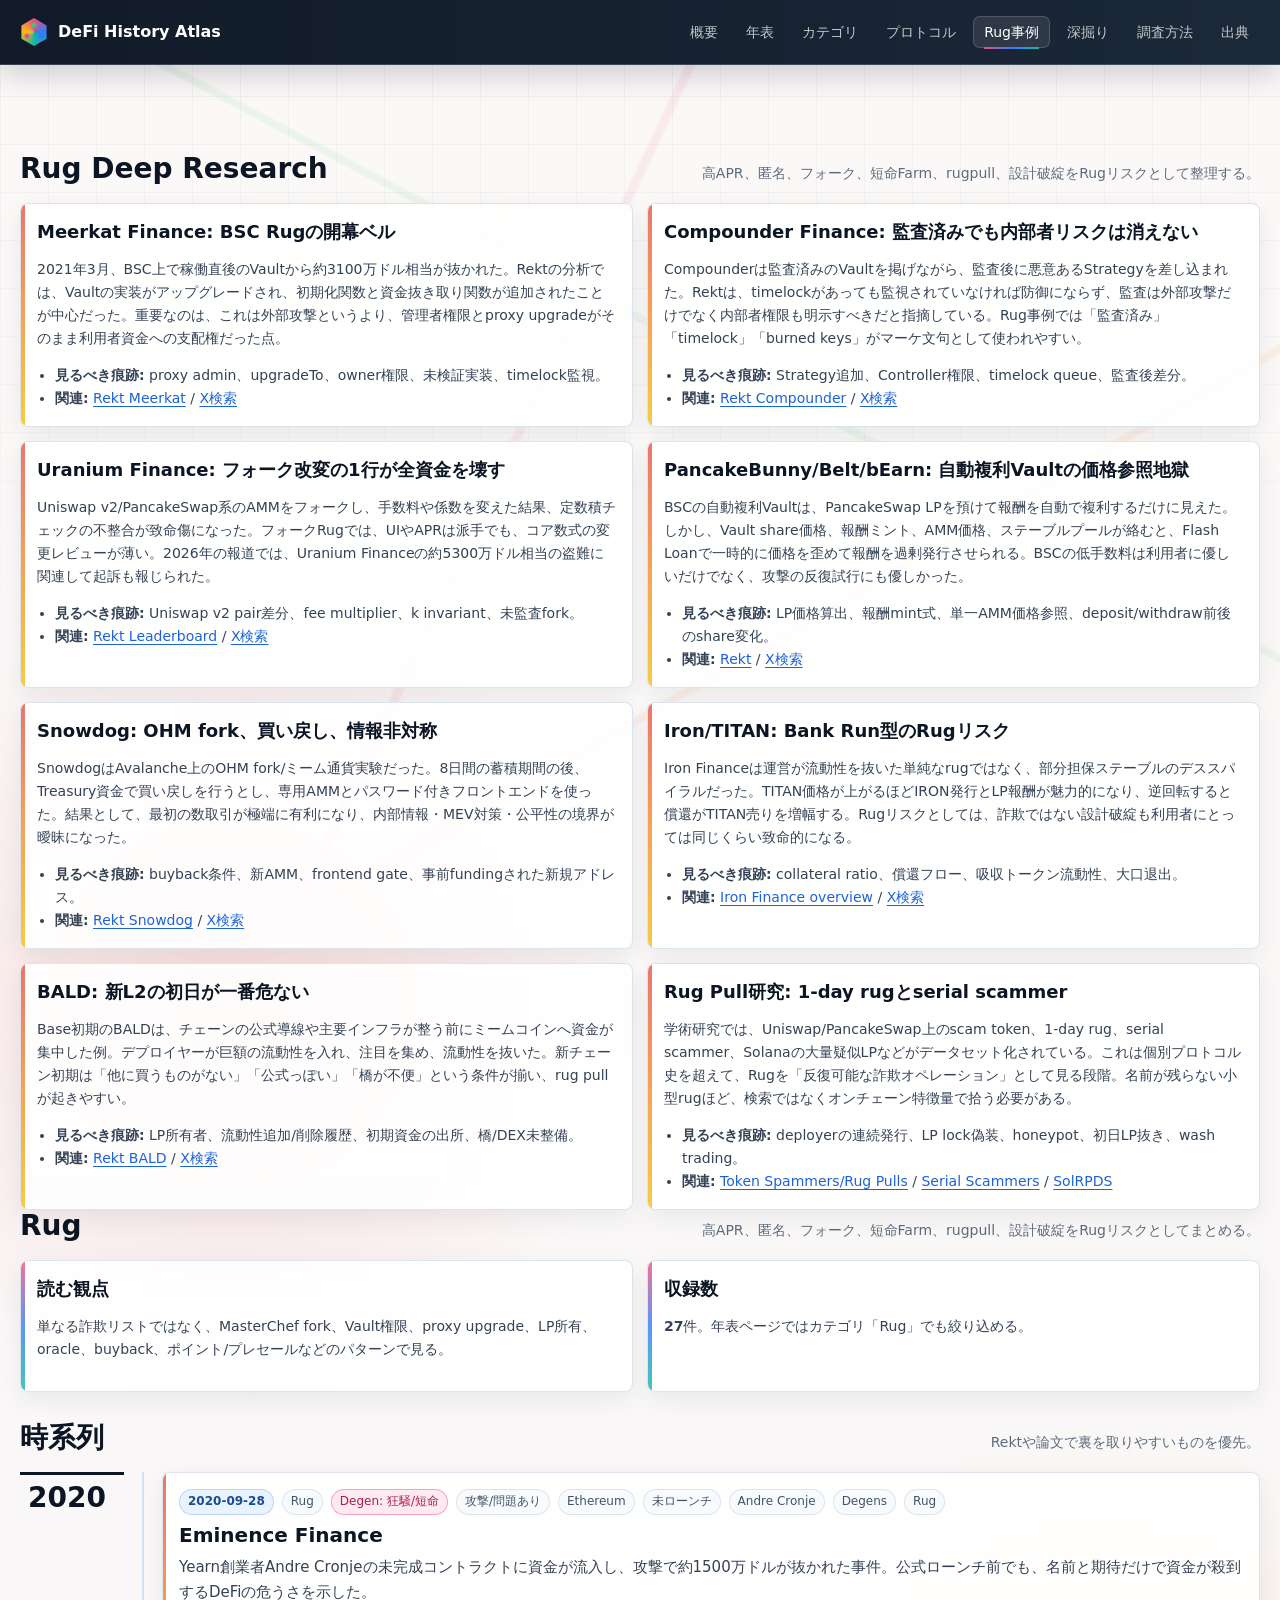
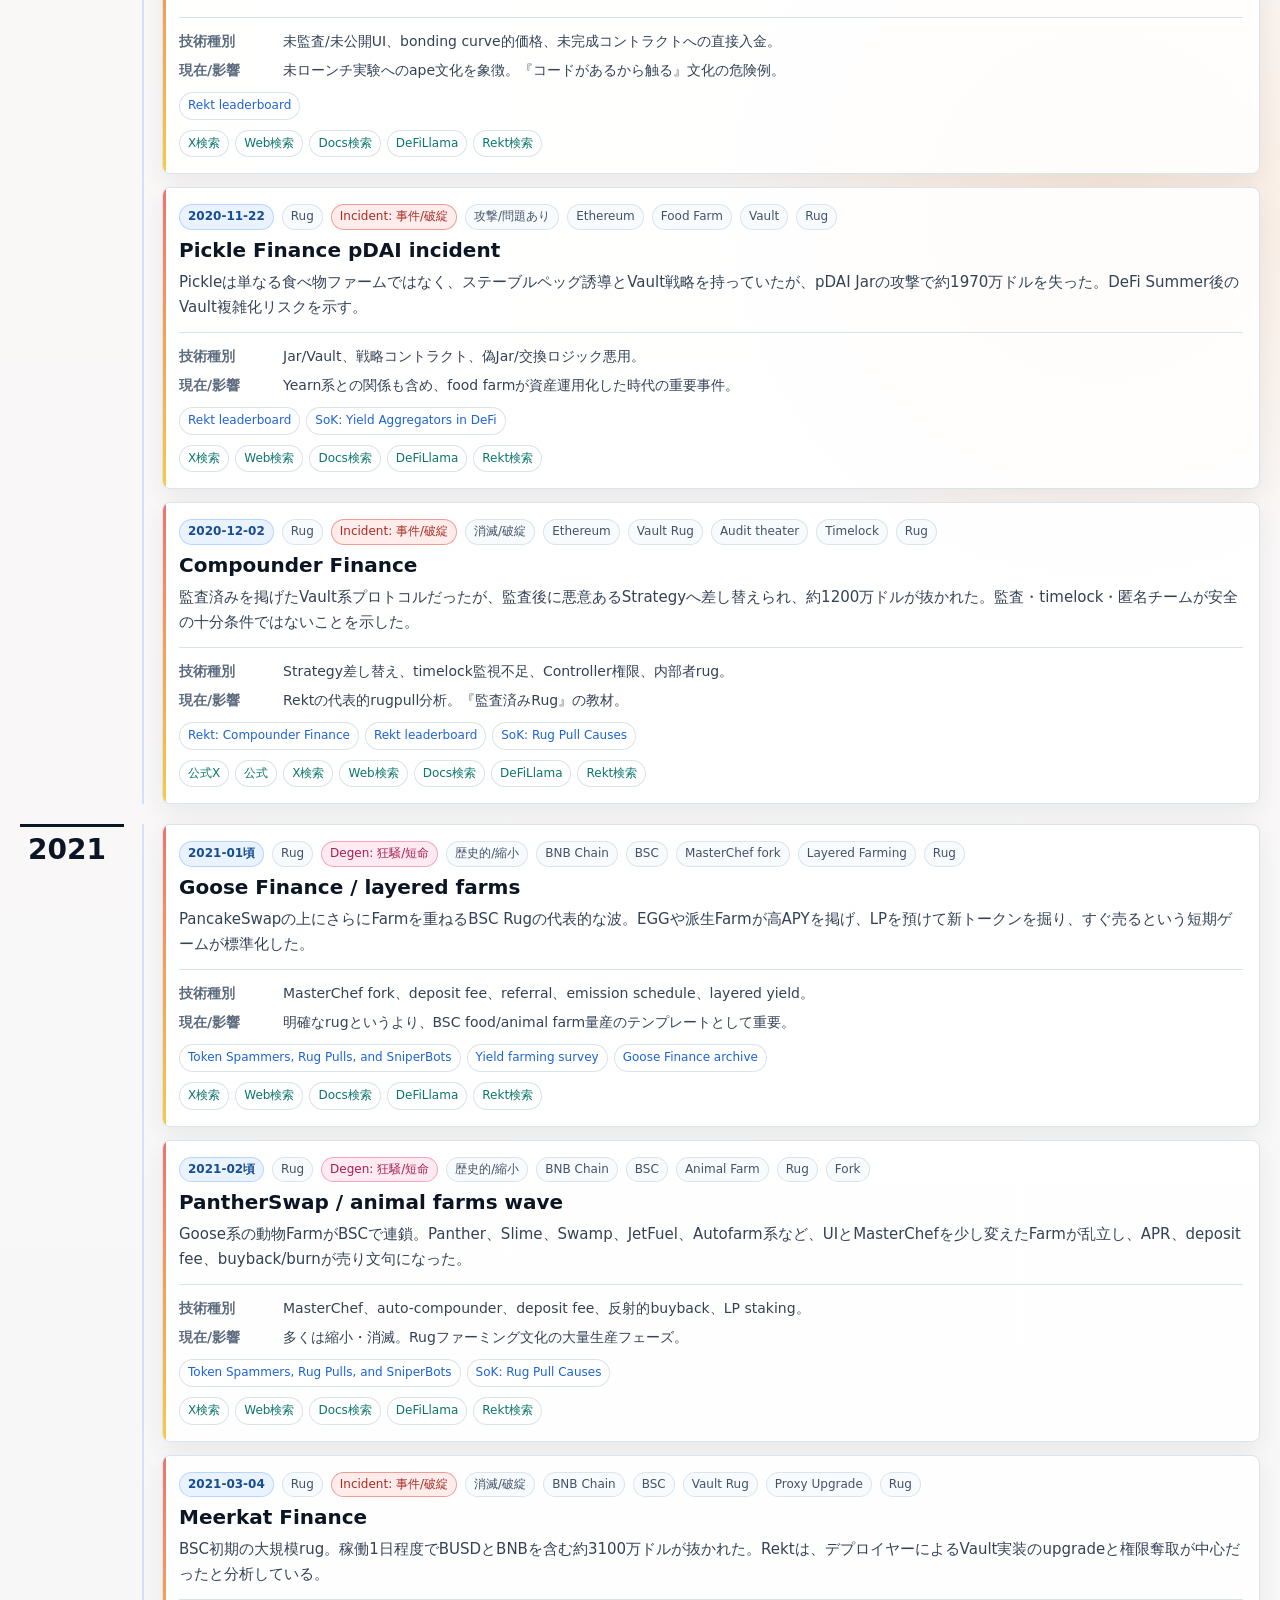
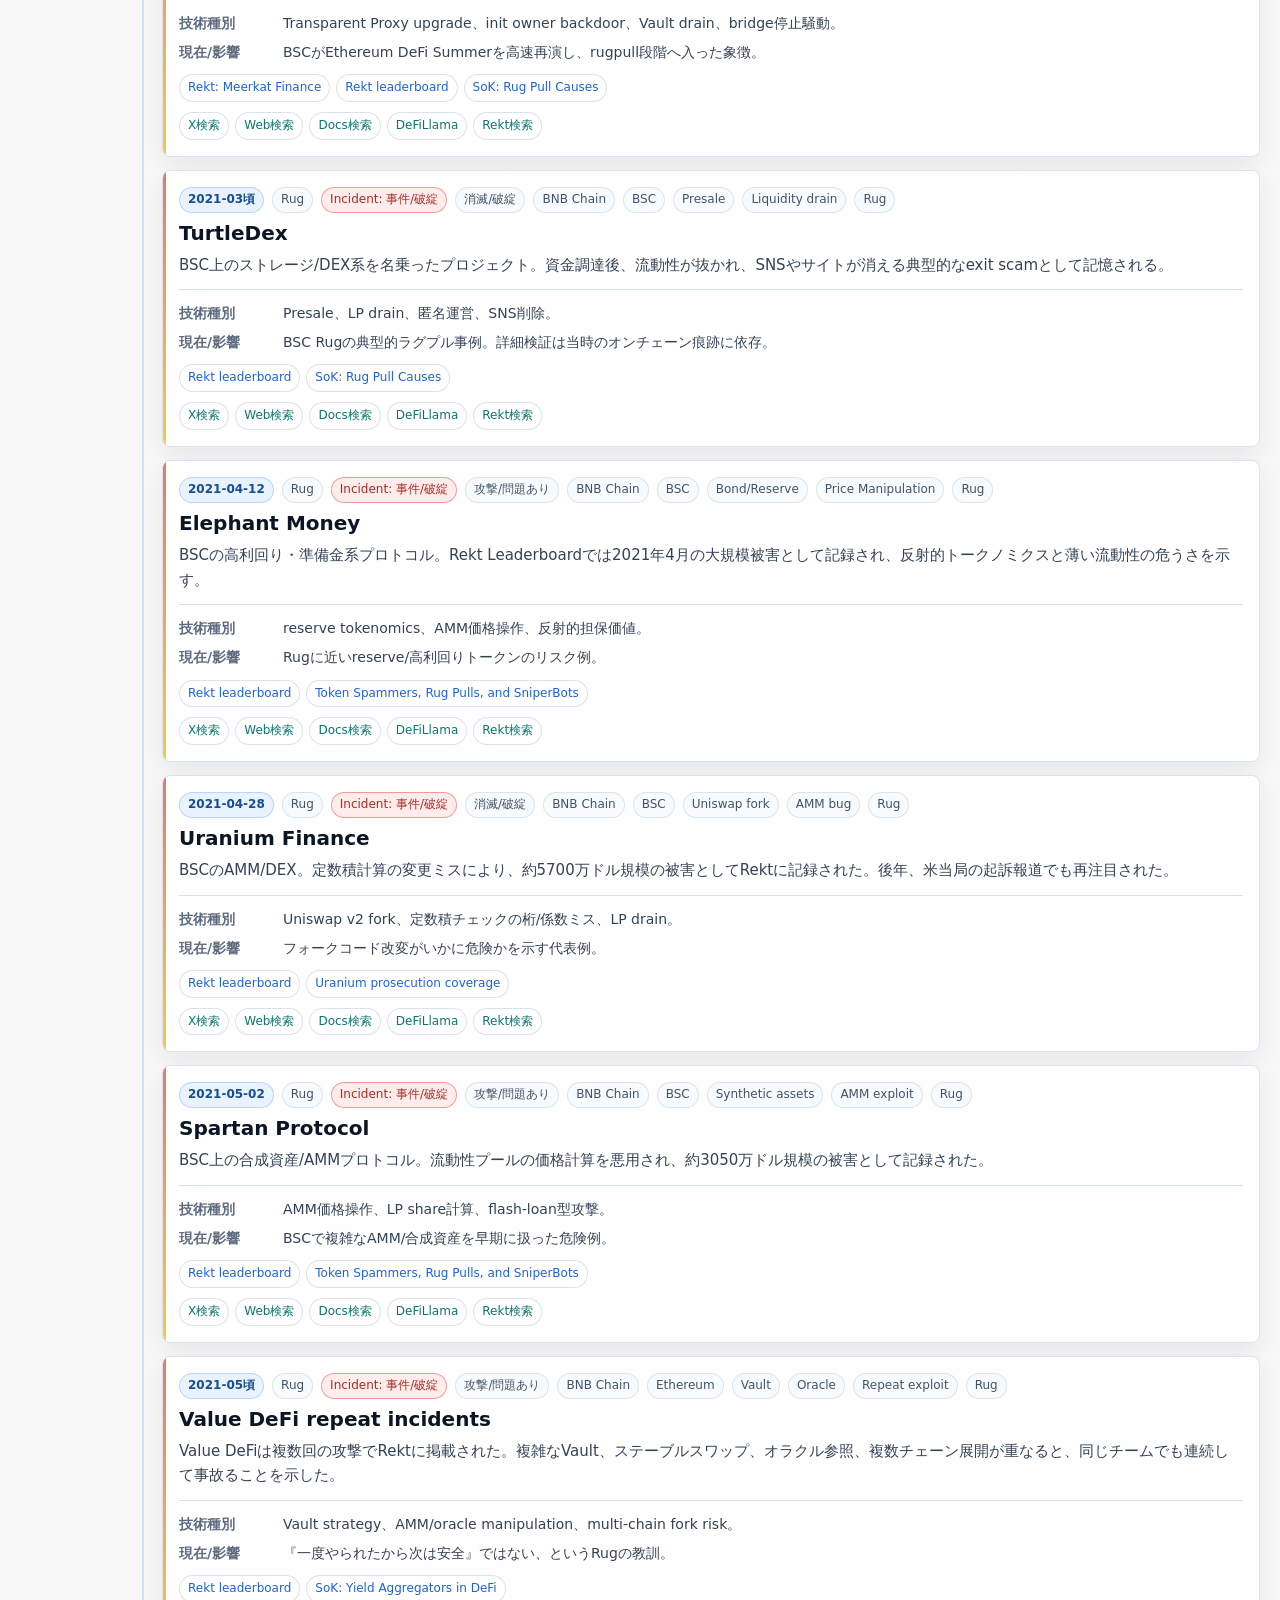
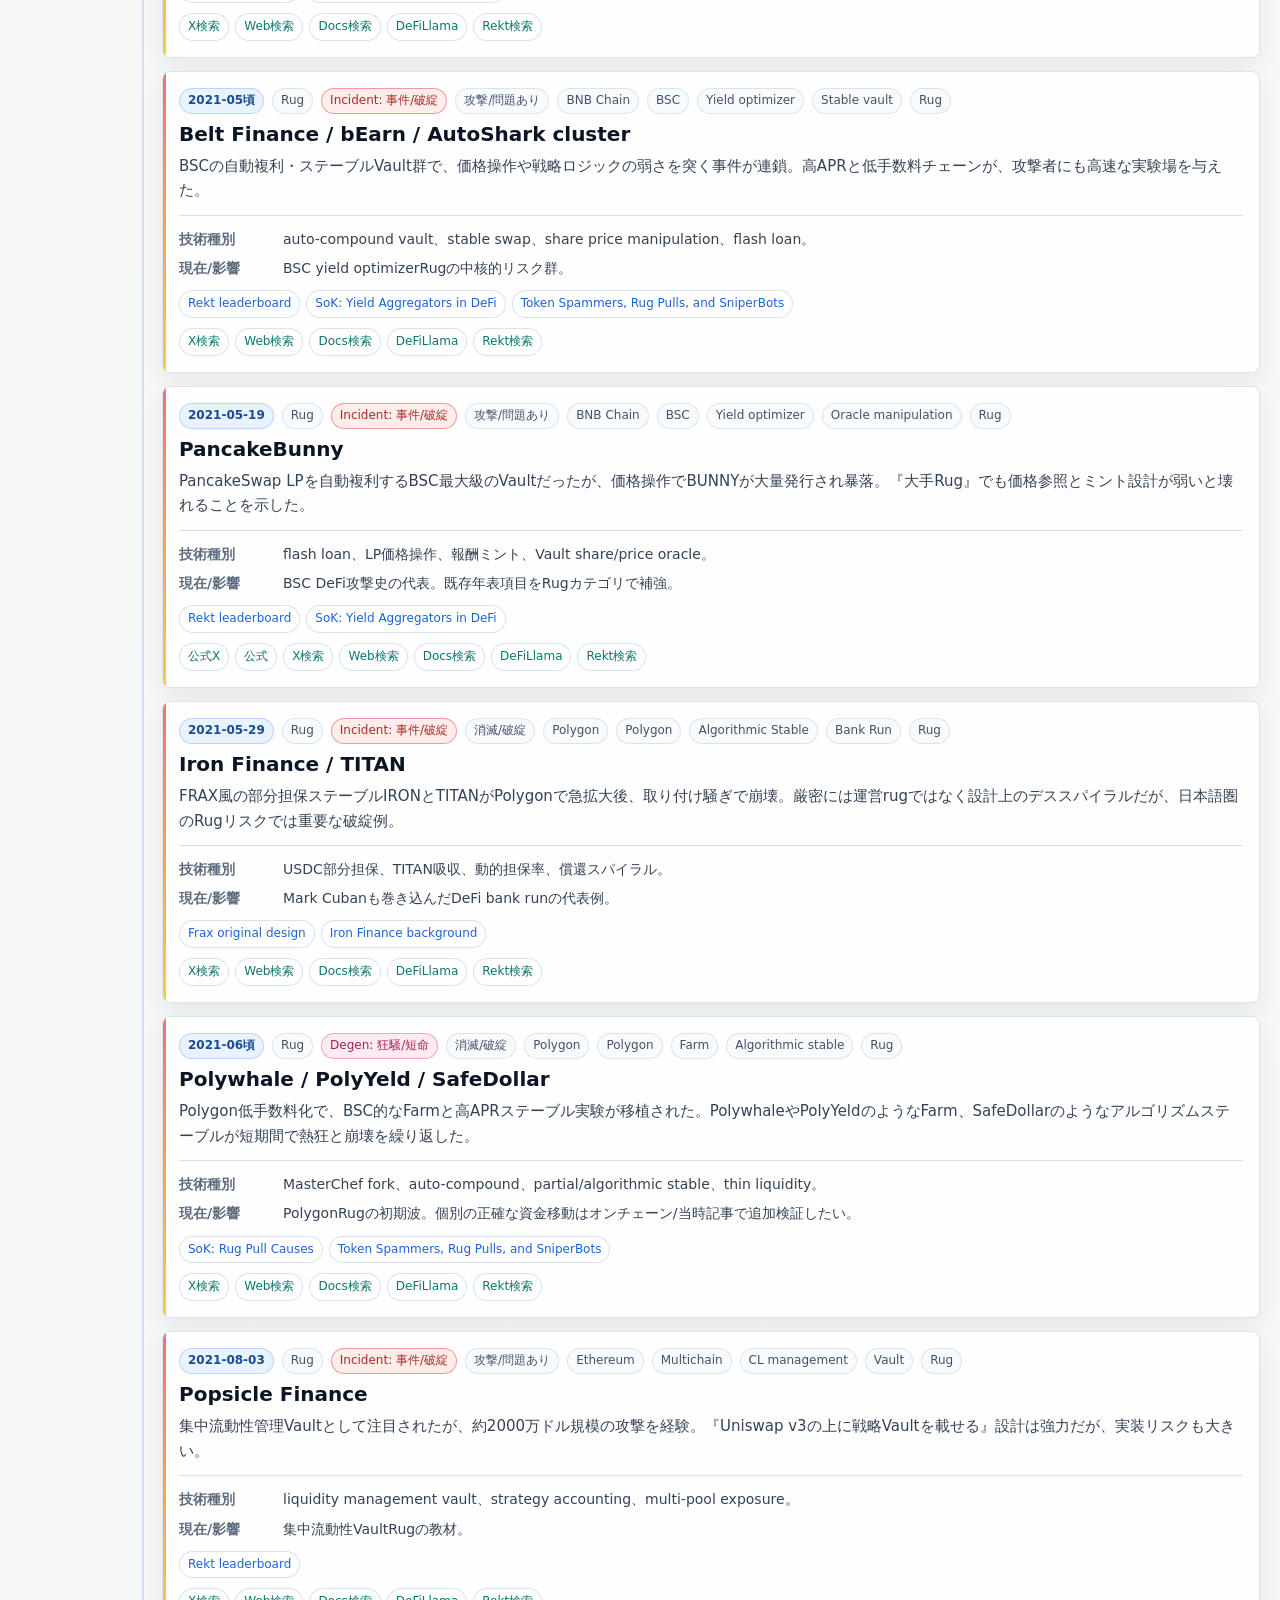
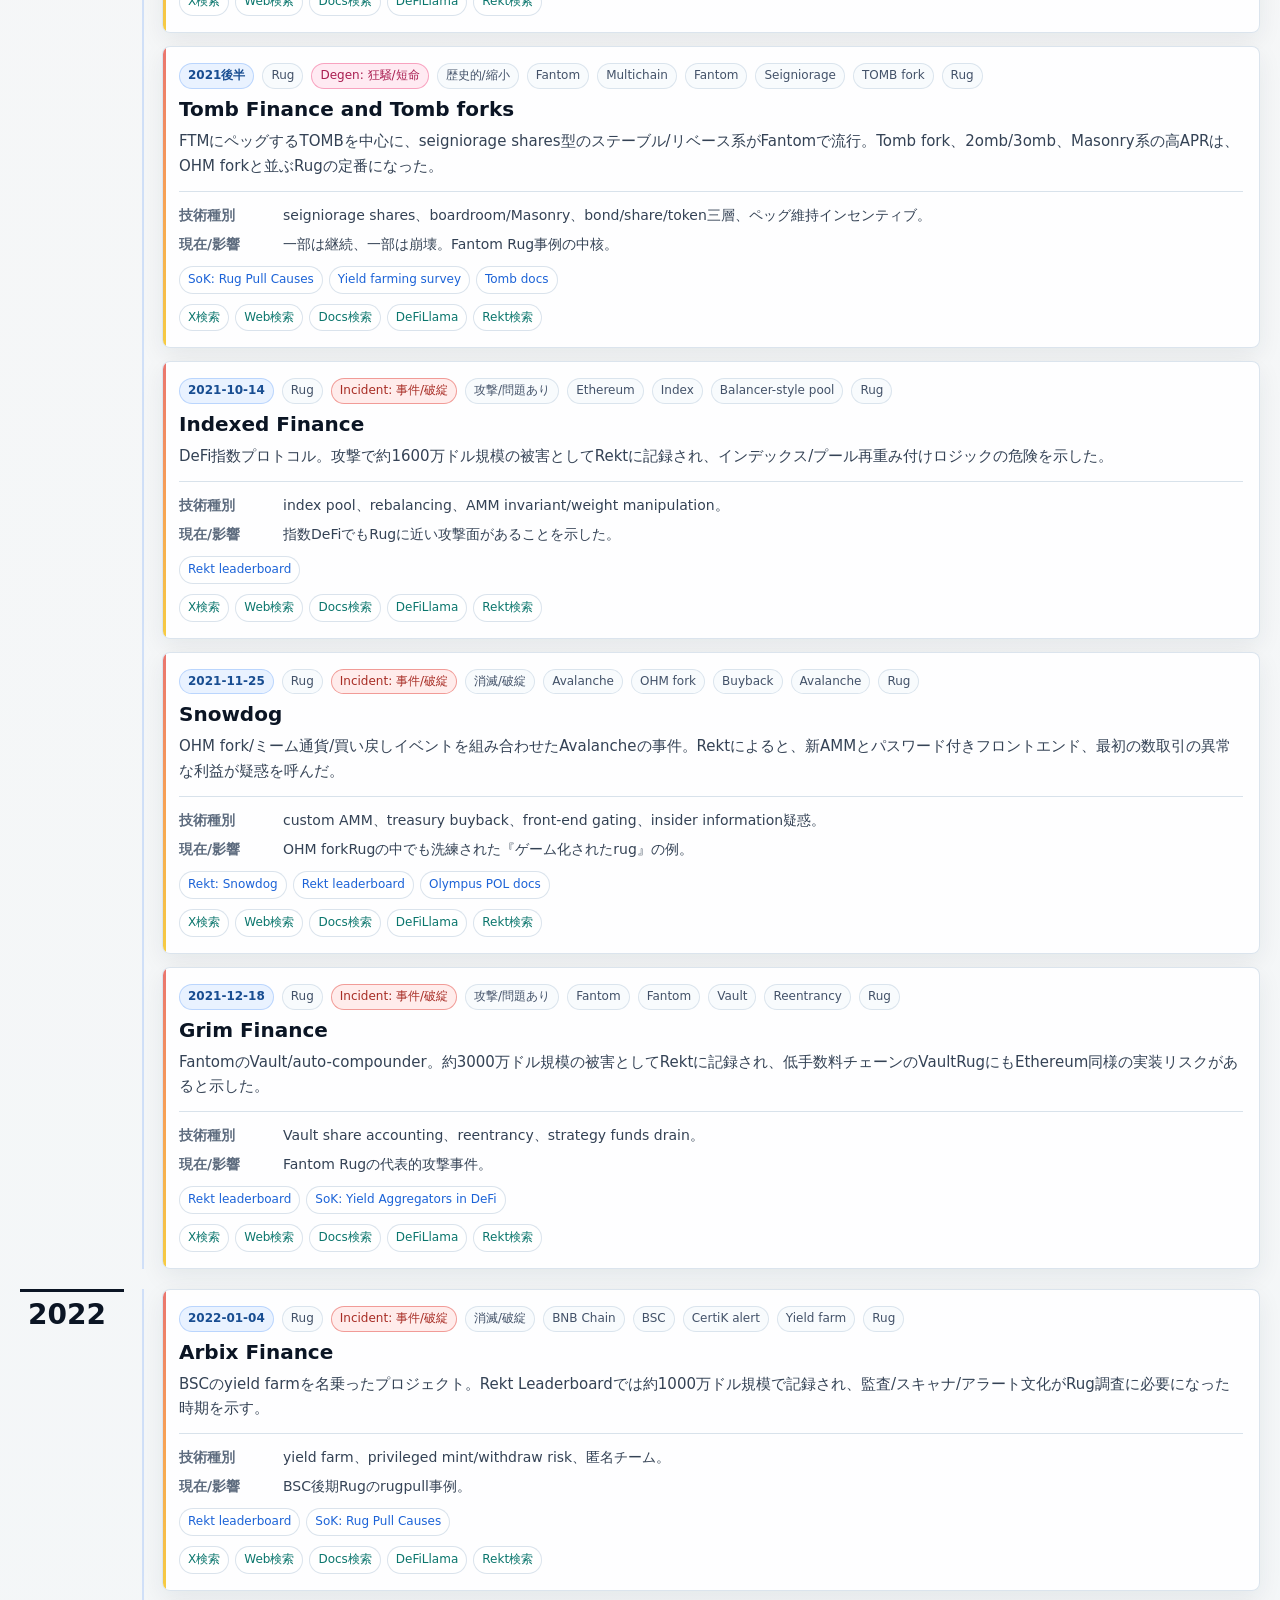
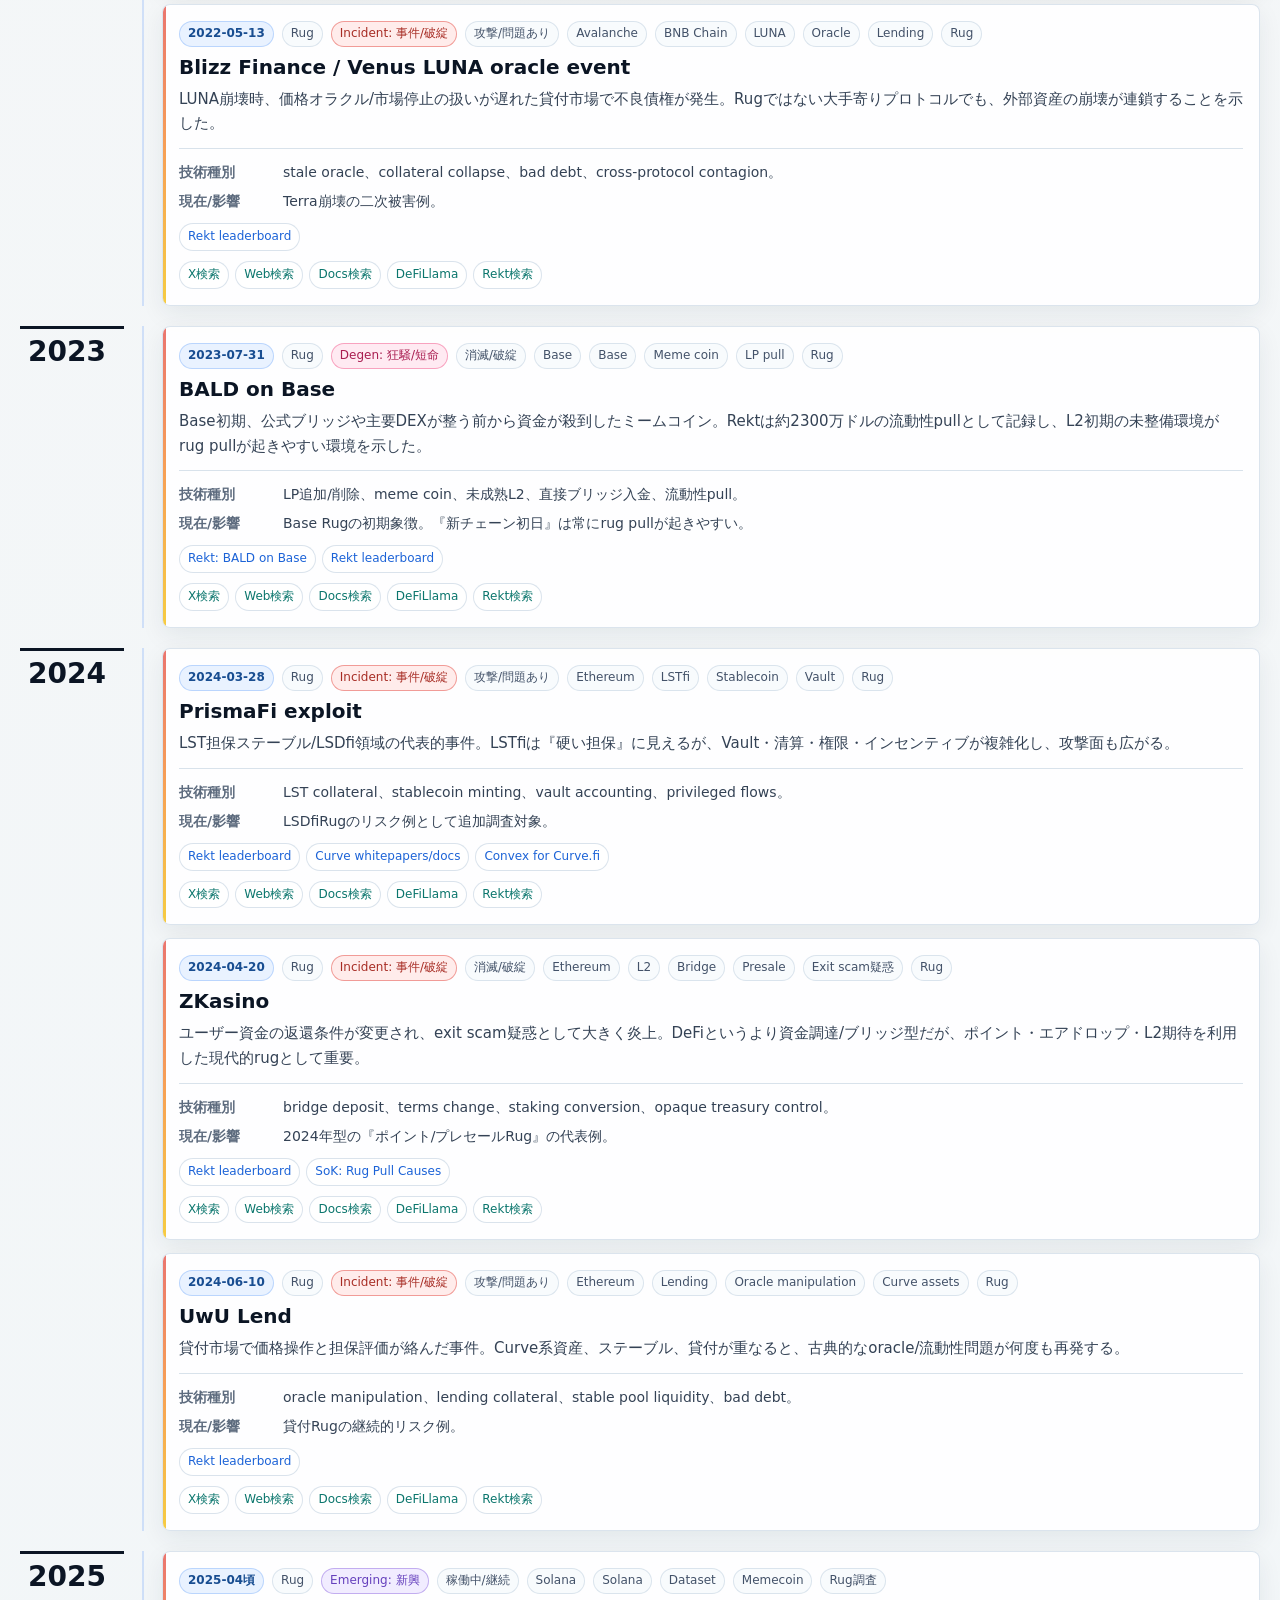
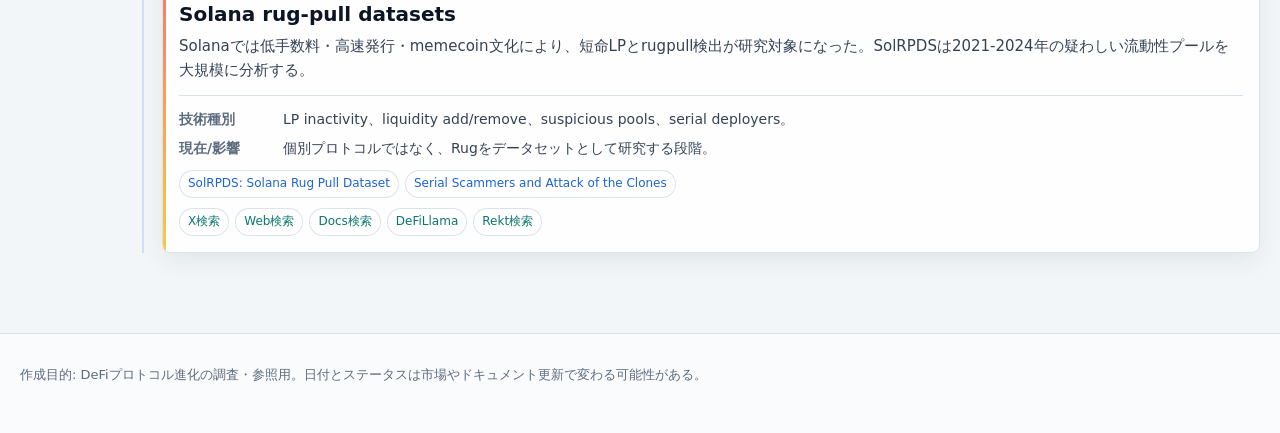
<file: underworld.html>
<!doctype html>
<html lang="ja">
<head>
  <meta charset="utf-8">
  <meta name="viewport" content="width=device-width, initial-scale=1">
  <title>Rug - DeFi History Atlas</title>
  <link rel="stylesheet" href="assets/site.css">
</head>
<body class="page-underworld">
  <header class="site-header">
    <div class="wrap topbar">
      <a class="brand" href="index.html">DeFi History Atlas</a>
      <nav class="nav"><a href="index.html">概要</a><a href="timeline.html">年表</a><a href="categories.html">カテゴリ</a><a href="protocols.html">プロトコル</a><a class="active" href="underworld.html">Rug事例</a><a href="deep-research.html">深掘り</a><a href="research-method.html">調査方法</a><a href="sources.html">出典</a></nav>
    </div>
  </header>
  <main class="wrap">
      <section class="deep-section" aria-labelledby="underworldResearch">
      <div class="section-title">
        <h2 id="underworldResearch">Rug Deep Research</h2>
        <p>高APR、匿名、フォーク、短命Farm、rugpull、設計破綻をRugリスクとして整理する。</p>
      </div>
      <div class="deep-grid">
        <article class="deep-card">
          <h3>Meerkat Finance: BSC Rugの開幕ベル</h3>
          <p>2021年3月、BSC上で稼働直後のVaultから約3100万ドル相当が抜かれた。Rektの分析では、Vaultの実装がアップグレードされ、初期化関数と資金抜き取り関数が追加されたことが中心だった。重要なのは、これは外部攻撃というより、管理者権限とproxy upgradeがそのまま利用者資金への支配権だった点。</p>
          <ul>
            <li><b>見るべき痕跡:</b> proxy admin、upgradeTo、owner権限、未検証実装、timelock監視。</li>
            <li><b>関連:</b> <a href="https://rekt.news/meerkat-finance-bsc-rekt" target="_blank" rel="noreferrer">Rekt Meerkat</a> / <a href="https://x.com/search?q=%22Meerkat%20Finance%22%20BSC%20rug&src=typed_query&f=live" target="_blank" rel="noreferrer">X検索</a></li>
          </ul>
        </article>
        <article class="deep-card">
          <h3>Compounder Finance: 監査済みでも内部者リスクは消えない</h3>
          <p>Compounderは監査済みのVaultを掲げながら、監査後に悪意あるStrategyを差し込まれた。Rektは、timelockがあっても監視されていなければ防御にならず、監査は外部攻撃だけでなく内部者権限も明示すべきだと指摘している。Rug事例では「監査済み」「timelock」「burned keys」がマーケ文句として使われやすい。</p>
          <ul>
            <li><b>見るべき痕跡:</b> Strategy追加、Controller権限、timelock queue、監査後差分。</li>
            <li><b>関連:</b> <a href="https://rekt.news/deathbed-confessions-c3pr" target="_blank" rel="noreferrer">Rekt Compounder</a> / <a href="https://x.com/search?q=%22Compounder%20Finance%22%20rug&src=typed_query&f=live" target="_blank" rel="noreferrer">X検索</a></li>
          </ul>
        </article>
        <article class="deep-card">
          <h3>Uranium Finance: フォーク改変の1行が全資金を壊す</h3>
          <p>Uniswap v2/PancakeSwap系のAMMをフォークし、手数料や係数を変えた結果、定数積チェックの不整合が致命傷になった。フォークRugでは、UIやAPRは派手でも、コア数式の変更レビューが薄い。2026年の報道では、Uranium Financeの約5300万ドル相当の盗難に関連して起訴も報じられた。</p>
          <ul>
            <li><b>見るべき痕跡:</b> Uniswap v2 pair差分、fee multiplier、k invariant、未監査fork。</li>
            <li><b>関連:</b> <a href="https://rekt.news/leaderboard/" target="_blank" rel="noreferrer">Rekt Leaderboard</a> / <a href="https://x.com/search?q=%22Uranium%20Finance%22%20BSC&src=typed_query&f=live" target="_blank" rel="noreferrer">X検索</a></li>
          </ul>
        </article>
        <article class="deep-card">
          <h3>PancakeBunny/Belt/bEarn: 自動複利Vaultの価格参照地獄</h3>
          <p>BSCの自動複利Vaultは、PancakeSwap LPを預けて報酬を自動で複利するだけに見えた。しかし、Vault share価格、報酬ミント、AMM価格、ステーブルプールが絡むと、Flash Loanで一時的に価格を歪めて報酬を過剰発行させられる。BSCの低手数料は利用者に優しいだけでなく、攻撃の反復試行にも優しかった。</p>
          <ul>
            <li><b>見るべき痕跡:</b> LP価格算出、報酬mint式、単一AMM価格参照、deposit/withdraw前後のshare変化。</li>
            <li><b>関連:</b> <a href="https://rekt.news/leaderboard/" target="_blank" rel="noreferrer">Rekt</a> / <a href="https://x.com/search?q=PancakeBunny%20Belt%20bEarn%20BSC%20exploit&src=typed_query&f=live" target="_blank" rel="noreferrer">X検索</a></li>
          </ul>
        </article>
        <article class="deep-card">
          <h3>Snowdog: OHM fork、買い戻し、情報非対称</h3>
          <p>SnowdogはAvalanche上のOHM fork/ミーム通貨実験だった。8日間の蓄積期間の後、Treasury資金で買い戻しを行うとし、専用AMMとパスワード付きフロントエンドを使った。結果として、最初の数取引が極端に有利になり、内部情報・MEV対策・公平性の境界が曖昧になった。</p>
          <ul>
            <li><b>見るべき痕跡:</b> buyback条件、新AMM、frontend gate、事前fundingされた新規アドレス。</li>
            <li><b>関連:</b> <a href="https://rekt.news/snowdog-rekt" target="_blank" rel="noreferrer">Rekt Snowdog</a> / <a href="https://x.com/search?q=%22Snowdog%22%20SDOG%20Avalanche&src=typed_query&f=live" target="_blank" rel="noreferrer">X検索</a></li>
          </ul>
        </article>
        <article class="deep-card">
          <h3>Iron/TITAN: Bank Run型のRugリスク</h3>
          <p>Iron Financeは運営が流動性を抜いた単純なrugではなく、部分担保ステーブルのデススパイラルだった。TITAN価格が上がるほどIRON発行とLP報酬が魅力的になり、逆回転すると償還がTITAN売りを増幅する。Rugリスクとしては、詐欺ではない設計破綻も利用者にとっては同じくらい致命的になる。</p>
          <ul>
            <li><b>見るべき痕跡:</b> collateral ratio、償還フロー、吸収トークン流動性、大口退出。</li>
            <li><b>関連:</b> <a href="https://en.wikipedia.org/wiki/Iron_Finance" target="_blank" rel="noreferrer">Iron Finance overview</a> / <a href="https://x.com/search?q=Iron%20Finance%20TITAN%20bank%20run&src=typed_query&f=live" target="_blank" rel="noreferrer">X検索</a></li>
          </ul>
        </article>
        <article class="deep-card">
          <h3>BALD: 新L2の初日が一番危ない</h3>
          <p>Base初期のBALDは、チェーンの公式導線や主要インフラが整う前にミームコインへ資金が集中した例。デプロイヤーが巨額の流動性を入れ、注目を集め、流動性を抜いた。新チェーン初期は「他に買うものがない」「公式っぽい」「橋が不便」という条件が揃い、rug pullが起きやすい。</p>
          <ul>
            <li><b>見るべき痕跡:</b> LP所有者、流動性追加/削除履歴、初期資金の出所、橋/DEX未整備。</li>
            <li><b>関連:</b> <a href="https://rekt.news/bald-rekt" target="_blank" rel="noreferrer">Rekt BALD</a> / <a href="https://x.com/search?q=BALD%20Base%20rug%20liquidity&src=typed_query&f=live" target="_blank" rel="noreferrer">X検索</a></li>
          </ul>
        </article>
        <article class="deep-card">
          <h3>Rug Pull研究: 1-day rugとserial scammer</h3>
          <p>学術研究では、Uniswap/PancakeSwap上のscam token、1-day rug、serial scammer、Solanaの大量疑似LPなどがデータセット化されている。これは個別プロトコル史を超えて、Rugを「反復可能な詐欺オペレーション」として見る段階。名前が残らない小型rugほど、検索ではなくオンチェーン特徴量で拾う必要がある。</p>
          <ul>
            <li><b>見るべき痕跡:</b> deployerの連続発行、LP lock偽装、honeypot、初日LP抜き、wash trading。</li>
            <li><b>関連:</b> <a href="https://arxiv.org/abs/2206.08202" target="_blank" rel="noreferrer">Token Spammers/Rug Pulls</a> / <a href="https://arxiv.org/abs/2412.10993" target="_blank" rel="noreferrer">Serial Scammers</a> / <a href="https://arxiv.org/abs/2504.07132" target="_blank" rel="noreferrer">SolRPDS</a></li>
          </ul>
        </article>
      </div>
    </section>
      <div class="section-title"><h2>Rug</h2><p>高APR、匿名、フォーク、短命Farm、rugpull、設計破綻をRugリスクとしてまとめる。</p></div>
      <div class="grid two">
        <article class="card"><h3>読む観点</h3><p>単なる詐欺リストではなく、MasterChef fork、Vault権限、proxy upgrade、LP所有、oracle、buyback、ポイント/プレセールなどのパターンで見る。</p></article>
        <article class="card"><h3>収録数</h3><p><b data-underworld-count>0</b>件。年表ページではカテゴリ「Rug」でも絞り込める。</p></article>
      </div>
      <div class="section-title" style="margin-top:30px"><h2>時系列</h2><p>Rektや論文で裏を取りやすいものを優先。</p></div>
      <div class="timeline" id="underworldTimeline"></div>
    </main>
  <footer><div class="wrap">作成目的: DeFiプロトコル進化の調査・参照用。日付とステータスは市場やドキュメント更新で変わる可能性がある。</div></footer>
  <script src="assets/defi-data.js"></script>
  <script src="assets/site.js"></script>
</body>
</html>
</file>
<file: assets/site.css>
:root {
  --bg: #eef4f8;
  --bg-2: #f8fbfd;
  --ink: #0b1524;
  --muted: #5d6b7e;
  --line: #d8e2eb;
  --line-strong: #afbdca;
  --card: rgba(255, 255, 255, 0.88);
  --card-solid: #ffffff;
  --nav: #07111f;
  --nav-2: #0d1b2c;
  --accent: #17b6a6;
  --accent-2: #2f7df6;
  --pink: #f04e83;
  --green: #35c878;
  --yellow: #f4bf13;
  --orange: #f58a2a;
  --cyan: #29bfd0;
  --violet: #8a63df;
  --red: #e5534b;
  --blue: #2f7df6;
  --gold: #c58a11;
  --shadow: 0 16px 44px rgba(18, 38, 63, 0.1);
  --shadow-soft: 0 8px 24px rgba(18, 38, 63, 0.07);
  --radius: 8px;
}

* { box-sizing: border-box; }
html { scroll-behavior: smooth; }
body {
  margin: 0;
  font-family: Inter, ui-sans-serif, system-ui, -apple-system, BlinkMacSystemFont, "Segoe UI", sans-serif;
  color: var(--ink);
  line-height: 1.65;
  background:
    radial-gradient(circle at 12% 8%, rgba(47, 125, 246, 0.18), transparent 30vw),
    radial-gradient(circle at 88% 12%, rgba(23, 182, 166, 0.16), transparent 28vw),
    linear-gradient(180deg, #f7fbfd 0%, #edf4f8 38%, #f8fbfd 100%);
}
body::before {
  content: "";
  position: fixed;
  inset: 0;
  z-index: -2;
  background:
    linear-gradient(rgba(10, 24, 42, 0.045) 1px, transparent 1px),
    linear-gradient(90deg, rgba(10, 24, 42, 0.045) 1px, transparent 1px);
  background-size: 48px 48px;
  mask-image: linear-gradient(180deg, black, transparent 86%);
}
body::after {
  content: "";
  position: fixed;
  inset: 0;
  z-index: -1;
  pointer-events: none;
  background:
    linear-gradient(115deg, transparent 0 42%, rgba(240, 78, 131, 0.08) 42.2% 42.6%, transparent 42.8%),
    linear-gradient(28deg, transparent 0 58%, rgba(53, 200, 120, 0.08) 58.1% 58.5%, transparent 58.7%),
    linear-gradient(150deg, transparent 0 66%, rgba(245, 138, 42, 0.08) 66.2% 66.55%, transparent 66.8%);
}

a { color: #1c63d7; text-underline-offset: 3px; text-decoration-thickness: 1px; }
a:hover { color: #0d49a6; }
.wrap { width: min(1240px, calc(100vw - 32px)); margin: 0 auto; }

.site-header {
  position: sticky;
  top: 0;
  z-index: 20;
  border-bottom: 1px solid rgba(216, 226, 235, 0.2);
  background: linear-gradient(90deg, rgba(7, 17, 31, 0.96), rgba(13, 27, 44, 0.94));
  color: #fff;
  backdrop-filter: blur(16px);
  box-shadow: 0 10px 30px rgba(6, 18, 33, 0.18);
}
.topbar {
  display: flex;
  align-items: center;
  justify-content: space-between;
  gap: 18px;
  min-height: 64px;
}
.brand {
  position: relative;
  display: inline-flex;
  align-items: center;
  gap: 10px;
  color: #fff;
  font-weight: 850;
  text-decoration: none;
  white-space: nowrap;
}
.brand::before {
  content: "";
  width: 28px;
  height: 28px;
  flex: 0 0 auto;
  background:
    radial-gradient(circle, #35c878 0 2px, transparent 3px) 50% 0 / 100% 50%,
    radial-gradient(circle, #f04e83 0 2px, transparent 3px) 0 78% / 50% 50%,
    radial-gradient(circle, #2f7df6 0 2px, transparent 3px) 100% 78% / 50% 50%,
    conic-gradient(from 90deg, #2f7df6, #17b6a6, #f4bf13, #f04e83, #2f7df6);
  background-repeat: no-repeat;
  clip-path: polygon(50% 0, 95% 27%, 95% 74%, 50% 100%, 5% 74%, 5% 27%);
}
.nav {
  display: flex;
  flex-wrap: wrap;
  justify-content: flex-end;
  gap: 6px;
}
.nav a {
  position: relative;
  padding: 7px 10px;
  border: 1px solid transparent;
  border-radius: 7px;
  color: rgba(255, 255, 255, 0.74);
  text-decoration: none;
  font-size: 14px;
  line-height: 1.2;
}
.nav a.active,
.nav a:hover {
  border-color: rgba(255, 255, 255, 0.16);
  background: rgba(255, 255, 255, 0.09);
  color: #fff;
}
.nav a.active::after {
  content: "";
  position: absolute;
  left: 10px;
  right: 10px;
  bottom: -2px;
  height: 2px;
  background: linear-gradient(90deg, var(--pink), var(--blue), var(--accent));
}

.hero,
.legacy-lp-hero {
  border-bottom: 1px solid var(--line);
  background:
    linear-gradient(90deg, rgba(248, 251, 253, 0.96) 0%, rgba(248, 251, 253, 0.86) 48%, rgba(248, 251, 253, 0.54) 100%),
    url("network-atlas-concept.png") right center / min(980px, 72vw) auto no-repeat,
    linear-gradient(180deg, #f8fbfd, #edf4f8);
}
.hero {
  min-height: 330px;
  padding: 64px 0 38px;
}
.legacy-lp-hero .hero {
  min-height: 68vh;
  display: grid;
  align-content: center;
  gap: 28px;
  border-bottom: 0;
  background: transparent;
}
.kicker {
  display: inline-flex;
  width: fit-content;
  max-width: 100%;
  margin-bottom: 16px;
  padding: 5px 10px;
  border: 1px solid rgba(47, 125, 246, 0.2);
  border-radius: 999px;
  color: #1c4f92;
  background: rgba(255, 255, 255, 0.78);
  box-shadow: var(--shadow-soft);
  font-size: 13px;
}
h1 {
  margin: 0;
  max-width: 900px;
  font-size: clamp(42px, 6.4vw, 78px);
  line-height: 0.98;
  letter-spacing: 0;
}
.lead {
  max-width: 840px;
  margin: 18px 0 0;
  color: #314056;
  font-size: 18px;
}
main { padding: 40px 0 80px; }
.section-title {
  display: flex;
  align-items: end;
  justify-content: space-between;
  gap: 18px;
  margin: 0 0 18px;
}
h2 { margin: 0; font-size: 28px; line-height: 1.15; letter-spacing: 0; }
.section-title p {
  max-width: 690px;
  margin: 0;
  color: var(--muted);
  font-size: 14px;
}

.grid,
.deep-grid,
.matrix,
.source-list,
.protocol-grid,
.research-link-grid,
.category-dashboard,
.finding-grid {
  display: grid;
  gap: 14px;
}
.grid { grid-template-columns: repeat(3, minmax(0, 1fr)); }
.grid.two { grid-template-columns: repeat(2, minmax(0, 1fr)); }
.deep-grid,
.protocol-grid,
.source-list { grid-template-columns: repeat(2, minmax(0, 1fr)); }
.matrix,
.research-link-grid,
.finding-grid { grid-template-columns: repeat(3, minmax(0, 1fr)); }
.category-dashboard { grid-template-columns: repeat(4, minmax(0, 1fr)); margin: 0 0 20px; }

.card,
.phase,
.deep-card,
.matrix-card,
.language-notes div,
.entry,
.source-list li,
.category-research-card,
.category-detail-panel,
.protocol-toolbar,
.source-toolbar,
.filter-sidebar,
.stat,
.note,
.empty {
  position: relative;
  border: 1px solid rgba(216, 226, 235, 0.9);
  border-radius: var(--radius);
  background: var(--card);
  box-shadow: var(--shadow-soft);
}
.card,
.phase,
.deep-card,
.matrix-card,
.language-notes div,
.entry,
.source-list li,
.category-research-card {
  padding: 16px;
  overflow: hidden;
}
.card::before,
.phase::before,
.deep-card::before,
.matrix-card::before,
.entry::after,
.protocol-card::before,
.category-research-card::before {
  content: "";
  position: absolute;
  inset: 0 auto 0 0;
  width: 4px;
  background: linear-gradient(180deg, var(--pink), var(--blue), var(--accent));
  opacity: 0.8;
}
.card h3,
.phase h3,
.deep-card h3,
.protocol-card h3 {
  margin: 0 0 8px;
  font-size: 18px;
  line-height: 1.3;
}
.card p,
.card li,
.phase p,
.deep-card p,
.deep-card li,
.matrix-card span,
.language-notes div,
.entry p,
.entry dd,
.protocol-card dd,
.source-context {
  color: #344255;
  font-size: 14px;
}

.quick-stats,
.stat-grid {
  display: grid;
  grid-template-columns: repeat(4, minmax(0, 1fr));
  gap: 12px;
}
.quick-stats { margin-top: 6px; }
.stat-grid { margin-top: 24px; }
.stat {
  padding: 15px;
  background:
    linear-gradient(135deg, rgba(255, 255, 255, 0.94), rgba(239, 247, 251, 0.86)),
    linear-gradient(90deg, rgba(240, 78, 131, 0.1), rgba(47, 125, 246, 0.1));
}
.stat b {
  display: block;
  font-size: 30px;
  line-height: 1.05;
}
.stat span {
  display: block;
  margin-top: 5px;
  color: var(--muted);
  font-size: 13px;
}

.phase-grid {
  display: grid;
  grid-template-columns: repeat(3, minmax(0, 1fr));
  gap: 14px;
  margin-bottom: 30px;
}
.phase { min-height: 176px; }
.phase time {
  display: inline-flex;
  margin-bottom: 10px;
  padding: 3px 8px;
  border-radius: 999px;
  color: #8a310d;
  background: rgba(245, 138, 42, 0.14);
  font-weight: 760;
  font-size: 13px;
}
.deep-section { margin-top: 48px; }
.deep-card ul { margin: 12px 0 0; padding-left: 18px; }
.matrix-card b,
.language-notes b {
  display: block;
  margin-bottom: 6px;
  color: var(--ink);
}
.language-notes {
  display: grid;
  grid-template-columns: repeat(2, minmax(0, 1fr));
  gap: 12px;
}
.note {
  padding: 13px 15px;
  border-left: 4px solid var(--accent);
  color: #344255;
  font-size: 14px;
}

.timeline-layout {
  display: grid;
  grid-template-columns: minmax(250px, 310px) minmax(0, 1fr);
  gap: 22px;
  align-items: start;
}
.timeline-layout.filters-collapsed { grid-template-columns: minmax(0, 1fr); }
.filter-sidebar {
  position: sticky;
  top: 82px;
  max-height: calc(100vh - 98px);
  overflow: auto;
  padding: 14px;
  background:
    radial-gradient(circle at 18% 0%, rgba(47, 125, 246, 0.13), transparent 34%),
    radial-gradient(circle at 96% 12%, rgba(23, 182, 166, 0.1), transparent 32%),
    linear-gradient(180deg, rgba(255, 255, 255, 0.9), rgba(242, 248, 252, 0.84));
  color: var(--ink);
  box-shadow: 0 18px 42px rgba(18, 38, 63, 0.1);
  backdrop-filter: blur(14px);
}
.filter-sidebar::before {
  content: "";
  position: absolute;
  inset: 0;
  pointer-events: none;
  background:
    linear-gradient(rgba(47, 125, 246, 0.05) 1px, transparent 1px),
    linear-gradient(90deg, rgba(47, 125, 246, 0.05) 1px, transparent 1px);
  background-size: 28px 28px;
  mask-image: linear-gradient(180deg, black, transparent 92%);
}
.timeline-layout.filters-collapsed .filter-sidebar { display: none; }
.filter-open {
  display: none;
  margin: 0 0 12px;
  border-color: rgba(23, 182, 166, 0.45);
  background: #e8fbf8;
  color: #0c665d;
  font-weight: 760;
}
.timeline-layout.filters-collapsed .filter-open { display: inline-flex; }
.filter-head {
  position: relative;
  display: flex;
  align-items: center;
  justify-content: space-between;
  gap: 10px;
  margin-bottom: 14px;
  padding-bottom: 12px;
  border-bottom: 1px solid rgba(216, 226, 235, 0.92);
}
.filter-head b {
  display: inline-flex;
  align-items: center;
  gap: 9px;
  font-size: 15px;
}
.filter-head b::before {
  content: "";
  width: 10px;
  height: 10px;
  border-radius: 50%;
  background: var(--accent);
  box-shadow:
    15px 0 0 var(--pink),
    30px 0 0 var(--yellow),
    0 0 18px rgba(23, 182, 166, 0.8);
}
.filter-group { display: grid; gap: 7px; margin-bottom: 12px; }
.controls { display: grid; gap: 12px; }
.control-row { display: flex; flex-wrap: wrap; gap: 8px; }
.control-row .filter-group { flex: 1 1 260px; }
.filter-panel { display: grid; gap: 10px; }
.timeline-main { min-width: 0; }
.filter-title {
  color: var(--muted);
  font-size: 12px;
  font-weight: 800;
  text-transform: uppercase;
}
.filter-sidebar .filter-title { color: #66758a; }
.filter-sidebar .controls,
.filter-sidebar .filter-panel,
.filter-sidebar .filter-group,
.filter-sidebar .control-row,
.filter-sidebar .filters,
.filter-sidebar .years {
  position: relative;
}
.filter-sidebar .control-row {
  display: grid;
  gap: 12px;
}
.filter-sidebar .control-row .filter-group {
  flex: none;
}
.filter-sidebar .filter-group {
  margin: 0;
  padding: 12px;
  border: 1px solid rgba(216, 226, 235, 0.92);
  border-radius: var(--radius);
  background: rgba(255, 255, 255, 0.58);
  box-shadow: inset 0 1px 0 rgba(255, 255, 255, 0.75);
}
.filter-sidebar .filter-title {
  display: flex;
  align-items: center;
  justify-content: space-between;
  letter-spacing: 0;
}
.filter-sidebar .filter-title::after {
  content: "";
  width: 36px;
  height: 1px;
  background: linear-gradient(90deg, rgba(47, 125, 246, 0.65), transparent);
}
.filter-sidebar .filters {
  display: grid;
  grid-template-columns: repeat(2, minmax(0, 1fr));
  gap: 7px;
}
.filter-sidebar #filters {
  grid-template-columns: repeat(2, minmax(0, 1fr));
}
.filter-sidebar #depthFilters,
.filter-sidebar #statusFilters {
  grid-template-columns: 1fr;
}
.filter-sidebar #chainFilters {
  grid-template-columns: repeat(2, minmax(0, 1fr));
}
.filter-sidebar .years {
  display: grid;
  grid-template-columns: repeat(4, minmax(0, 1fr));
  gap: 7px;
  padding: 12px;
  border: 1px solid rgba(216, 226, 235, 0.92);
  border-radius: var(--radius);
  background:
    linear-gradient(90deg, rgba(47, 125, 246, 0.08), rgba(23, 182, 166, 0.06)),
    rgba(255, 255, 255, 0.6);
}
.filter-sidebar .years::before {
  content: "Time rail";
  grid-column: 1 / -1;
  color: #66758a;
  font-size: 12px;
  font-weight: 800;
  text-transform: uppercase;
}
.filters,
.years,
.links,
.sources,
.related-search,
.protocol-meta,
.source-meta,
.category-protocol-row {
  display: flex;
  flex-wrap: wrap;
  gap: 6px;
}

button,
input {
  min-height: 36px;
  border: 1px solid var(--line);
  border-radius: 7px;
  background: var(--card-solid);
  color: var(--ink);
  font: inherit;
  font-size: 14px;
}
button { padding: 6px 10px; cursor: pointer; }
button:hover { border-color: var(--line-strong); }
button.active {
  border-color: rgba(47, 125, 246, 0.44);
  background: linear-gradient(135deg, rgba(47, 125, 246, 0.12), rgba(23, 182, 166, 0.13));
  color: #0f4d92;
  font-weight: 760;
}
.filter-sidebar button,
.filter-sidebar input {
  border-color: rgba(193, 207, 220, 0.95);
  background: rgba(255, 255, 255, 0.72);
  color: var(--ink);
}
.filter-sidebar input::placeholder { color: #8290a3; }
.filter-sidebar input {
  min-height: 42px;
  padding-left: 36px;
  border-color: rgba(47, 125, 246, 0.22);
  background:
    linear-gradient(90deg, rgba(47, 125, 246, 0.08), rgba(255, 255, 255, 0.82)),
    rgba(255, 255, 255, 0.86);
  box-shadow: inset 0 1px 0 rgba(255, 255, 255, 0.85);
}
.filter-sidebar .control-row > input {
  background-image:
    radial-gradient(circle at 17px 50%, rgba(47, 125, 246, 0.9) 0 2px, transparent 3px),
    linear-gradient(45deg, transparent 0 57%, rgba(47, 125, 246, 0.58) 58% 64%, transparent 65%),
    linear-gradient(90deg, rgba(47, 125, 246, 0.08), rgba(255, 255, 255, 0.82));
}
.filter-sidebar .filters button,
.filter-sidebar .years button {
  position: relative;
  display: inline-flex;
  align-items: center;
  justify-content: flex-start;
  gap: 8px;
  width: 100%;
  min-height: 38px;
  padding: 8px 9px;
  border-radius: 8px;
  border-color: rgba(193, 207, 220, 0.9);
  background:
    linear-gradient(180deg, rgba(255, 255, 255, 0.88), rgba(238, 246, 251, 0.74));
  color: #26364b;
  text-align: left;
  line-height: 1.15;
  box-shadow: inset 0 1px 0 rgba(255, 255, 255, 0.76);
}
.filter-sidebar .filters button::before,
.filter-sidebar .years button::before {
  content: "";
  width: 9px;
  height: 9px;
  flex: 0 0 auto;
  border-radius: 50%;
  background: var(--accent-2);
  box-shadow: 0 0 0 3px rgba(47, 125, 246, 0.12);
}
.filter-sidebar .filters button:hover,
.filter-sidebar .years button:hover {
  transform: translateY(-1px);
  border-color: rgba(47, 125, 246, 0.32);
  background:
    linear-gradient(180deg, rgba(255, 255, 255, 0.98), rgba(232, 242, 250, 0.84));
}
.filter-sidebar button.active {
  border-color: rgba(53, 200, 120, 0.68);
  background:
    linear-gradient(135deg, rgba(53, 200, 120, 0.18), rgba(23, 182, 166, 0.12)),
    rgba(255, 255, 255, 0.86);
  color: #0b665c;
  box-shadow:
    inset 0 1px 0 rgba(255, 255, 255, 0.9),
    0 8px 18px rgba(23, 182, 166, 0.11);
}
.filter-sidebar button.active::before {
  background: #35c878;
  box-shadow: 0 0 0 3px rgba(53, 200, 120, 0.16), 0 0 18px rgba(53, 200, 120, 0.55);
}
.filter-sidebar button[data-type="category"]:nth-child(6n + 2)::before { background: var(--pink); box-shadow: 0 0 0 3px rgba(240, 78, 131, 0.14); }
.filter-sidebar button[data-type="category"]:nth-child(6n + 3)::before { background: var(--green); box-shadow: 0 0 0 3px rgba(53, 200, 120, 0.14); }
.filter-sidebar button[data-type="category"]:nth-child(6n + 4)::before { background: var(--yellow); box-shadow: 0 0 0 3px rgba(244, 191, 19, 0.14); }
.filter-sidebar button[data-type="category"]:nth-child(6n + 5)::before { background: var(--blue); box-shadow: 0 0 0 3px rgba(47, 125, 246, 0.14); }
.filter-sidebar button[data-type="category"]:nth-child(6n + 6)::before { background: var(--violet); box-shadow: 0 0 0 3px rgba(138, 99, 223, 0.14); }
.filter-sidebar button[data-type="category"]:nth-child(6n + 7)::before { background: var(--orange); box-shadow: 0 0 0 3px rgba(245, 138, 42, 0.14); }
.filter-sidebar button[data-type="depth"]::before { background: var(--cyan); box-shadow: 0 0 0 3px rgba(41, 191, 208, 0.14); }
.filter-sidebar button[data-type="status"]::before { background: var(--orange); box-shadow: 0 0 0 3px rgba(245, 138, 42, 0.14); }
.filter-sidebar button[data-type="chain"]::before { background: var(--violet); box-shadow: 0 0 0 3px rgba(138, 99, 223, 0.14); }
.filter-sidebar button[data-value="all"]::before { background: var(--accent); box-shadow: 0 0 0 3px rgba(23, 182, 166, 0.16); }
.filter-sidebar .years button {
  justify-content: center;
  padding: 8px 6px;
  text-align: center;
  font-weight: 760;
}
.filter-sidebar .years button::before {
  width: 6px;
  height: 6px;
  margin-right: 1px;
  background: var(--blue);
}
input { width: 100%; padding: 7px 10px; }

.timeline { display: grid; gap: 20px; }
.year-block {
  display: grid;
  grid-template-columns: 104px minmax(0, 1fr);
  gap: 18px;
  align-items: start;
}
.year-label {
  position: sticky;
  top: 82px;
  padding: 9px 8px;
  border-top: 3px solid var(--ink);
  font-size: 28px;
  line-height: 1;
  font-weight: 850;
}
.cards {
  display: grid;
  gap: 13px;
  border-left: 2px solid rgba(47, 125, 246, 0.18);
  padding-left: 18px;
}
.entry::before {
  content: "";
  position: absolute;
  left: -25px;
  top: 25px;
  width: 12px;
  height: 12px;
  border-radius: 50%;
  background: var(--accent-2);
  border: 3px solid var(--bg-2);
  box-shadow: 0 0 0 5px rgba(47, 125, 246, 0.1);
}
.entry::after {
  width: 3px;
}
.entry-header { display: flex; flex-wrap: wrap; gap: 8px; margin-bottom: 8px; }
.date,
.tag,
.source-kind {
  display: inline-flex;
  align-items: center;
  min-height: 24px;
  max-width: 100%;
  padding: 2px 8px;
  border-radius: 999px;
  border: 1px solid rgba(216, 226, 235, 0.9);
  color: #435269;
  background: rgba(248, 251, 253, 0.92);
  font-size: 12px;
  white-space: nowrap;
}
.date {
  border-color: rgba(47, 125, 246, 0.25);
  background: #e9f2ff;
  color: #184d91;
  font-weight: 760;
}
.depth-core { border-color: rgba(23, 182, 166, 0.45); color: #08766c; background: #e6fbf8; }
.depth-major { border-color: rgba(47, 125, 246, 0.45); color: #1a5fc7; background: #eaf2ff; }
.depth-niche { border-color: rgba(245, 138, 42, 0.48); color: #8a4a0a; background: #fff2e3; }
.depth-degen { border-color: rgba(240, 78, 131, 0.46); color: #a91d50; background: #ffeaf2; }
.depth-incident { border-color: rgba(229, 83, 75, 0.52); color: #a72c24; background: #ffeceb; }
.depth-emerging { border-color: rgba(138, 99, 223, 0.46); color: #6540bd; background: #f1ecff; }
.entry h3 { margin: 0 0 7px; font-size: 20px; line-height: 1.25; }
.entry p { margin: 0; font-size: 15px; }
.entry dl,
.protocol-card dl {
  display: grid;
  grid-template-columns: 92px minmax(0, 1fr);
  gap: 6px 12px;
  margin: 12px 0 0;
  padding-top: 12px;
  border-top: 1px solid var(--line);
  font-size: 14px;
}
.entry dt,
.protocol-card dt {
  color: var(--muted);
  font-weight: 780;
}
.entry dd,
.protocol-card dd { margin: 0; }
.sources,
.related-search { margin-top: 10px; font-size: 12px; }
.sources a,
.related-search a {
  padding: 3px 8px;
  border: 1px solid rgba(216, 226, 235, 0.95);
  border-radius: 999px;
  background: rgba(255, 255, 255, 0.76);
  color: #1c63d7;
  text-decoration: none;
}
.related-search a { color: #0b766d; }
.empty { display: none; padding: 24px; color: var(--muted); text-align: center; }

.source-toolbar,
.protocol-toolbar {
  display: grid;
  gap: 12px;
  margin: 0 0 20px;
  padding: 14px;
  background:
    linear-gradient(180deg, rgba(255, 255, 255, 0.94), rgba(239, 247, 251, 0.86));
}
.source-search-row {
  display: grid;
  grid-template-columns: minmax(0, 1fr) auto;
  gap: 10px;
  align-items: stretch;
}
.source-result-count,
.category-count {
  min-width: 88px;
  padding: 7px 10px;
  border: 1px solid var(--line);
  border-radius: var(--radius);
  background: #f8fbfd;
  text-align: center;
}
.source-result-count b,
.category-count b {
  display: block;
  font-size: 20px;
  line-height: 1.1;
}
.source-result-count span,
.category-count span {
  color: var(--muted);
  font-size: 12px;
}
.source-list {
  padding: 0;
  list-style: none;
}
.source-list li {
  overflow-wrap: anywhere;
  font-size: 14px;
}
.source-item-head {
  display: flex;
  align-items: flex-start;
  justify-content: space-between;
  gap: 10px;
}
.source-item-title {
  color: #1559c7;
  font-weight: 780;
  text-decoration-thickness: 1px;
}
.source-kind {
  flex: 0 0 auto;
  border-color: rgba(23, 182, 166, 0.34);
  background: #e6fbf8;
  color: #08766c;
  font-weight: 760;
}
.source-url {
  display: block;
  margin-top: 6px;
  color: var(--muted);
  font-size: 12px;
}
.source-meta { margin-top: 10px; }
.source-context { margin: 10px 0 0; font-size: 13px; }
.source-empty { grid-column: 1 / -1; color: var(--muted); text-align: center; }

.protocol-toolbar input { width: 100%; }
.protocol-grid { align-items: start; }
.protocol-card {
  box-shadow: var(--shadow-soft);
  overflow-wrap: anywhere;
}
.protocol-meta { margin-bottom: 8px; }
.protocol-card h3 { font-size: 20px; }
.protocol-card .points {
  margin: 0;
  padding-left: 18px;
}
.protocol-card .points li { margin: 4px 0; }
.research-link-grid { margin: 18px 0 28px; }
.research-link-grid ul { margin: 8px 0 0; padding-left: 18px; }
.research-link-grid li { margin: 4px 0; overflow-wrap: anywhere; }

.category-research-list {
  display: grid;
  gap: 16px;
}
.category-research-card {
  display: grid;
  gap: 14px;
  padding: 18px;
}
.category-research-head {
  display: flex;
  align-items: flex-start;
  justify-content: space-between;
  gap: 16px;
  border-bottom: 1px solid var(--line);
  padding-bottom: 12px;
}
.category-research-head h3 {
  margin: 0 0 6px;
  font-size: 24px;
  line-height: 1.2;
}
.category-research-head p {
  margin: 0;
  color: #344255;
}
.category-count b { font-size: 26px; }
.category-detail-grid {
  display: grid;
  grid-template-columns: 1.1fr 1fr 1fr;
  gap: 12px;
}
.category-detail-panel {
  padding: 12px;
  background:
    linear-gradient(180deg, rgba(248, 251, 253, 0.94), rgba(255, 255, 255, 0.78));
  box-shadow: none;
}
.category-detail-panel h4 {
  margin: 0 0 8px;
  font-size: 14px;
  line-height: 1.3;
}
.category-detail-panel ul { margin: 0; padding-left: 18px; }
.category-detail-panel li {
  margin: 4px 0;
  color: #344255;
  font-size: 13px;
}
.category-mini-stats {
  display: grid;
  grid-template-columns: repeat(6, minmax(0, 1fr));
  gap: 6px;
}
.mini-stat {
  padding: 8px;
  border: 1px solid var(--line);
  border-radius: 7px;
  background: #fff;
  font-size: 12px;
}
.mini-stat b { display: block; font-size: 17px; line-height: 1.1; }
.academic-library { margin: 0 0 24px; }
.finding-card b {
  display: block;
  font-size: 23px;
  line-height: 1.15;
}
.finding-card span {
  display: block;
  margin-top: 6px;
  color: #344255;
  font-size: 13px;
}
.finding-card a {
  display: inline-flex;
  margin-top: 8px;
  font-size: 12px;
}

body:has(#categoryGrid) .section-title:first-child,
body:has(#protocolGrid) .section-title:first-child,
body:has(#timeline) .section-title:first-child,
body:has(#sourceToolbar) .section-title:first-child {
  padding: 22px;
  border: 1px solid var(--line);
  border-radius: var(--radius);
  background:
    linear-gradient(105deg, rgba(255, 255, 255, 0.95) 0 54%, rgba(234, 242, 255, 0.86) 54% 100%);
  box-shadow: var(--shadow-soft);
}
body:has(#protocolGrid) {
  background:
    radial-gradient(circle at 14% 12%, rgba(240, 78, 131, 0.16), transparent 30vw),
    radial-gradient(circle at 74% 8%, rgba(53, 200, 120, 0.14), transparent 28vw),
    linear-gradient(180deg, #f8fbfd, #edf4f8);
}
body:has(#categoryGrid) .category-research-card:nth-child(6n + 1)::before,
body:has(#protocolGrid) .protocol-card:nth-child(6n + 1)::before { background: var(--pink); }
body:has(#categoryGrid) .category-research-card:nth-child(6n + 2)::before,
body:has(#protocolGrid) .protocol-card:nth-child(6n + 2)::before { background: var(--green); }
body:has(#categoryGrid) .category-research-card:nth-child(6n + 3)::before,
body:has(#protocolGrid) .protocol-card:nth-child(6n + 3)::before { background: var(--yellow); }
body:has(#categoryGrid) .category-research-card:nth-child(6n + 4)::before,
body:has(#protocolGrid) .protocol-card:nth-child(6n + 4)::before { background: var(--blue); }
body:has(#categoryGrid) .category-research-card:nth-child(6n + 5)::before,
body:has(#protocolGrid) .protocol-card:nth-child(6n + 5)::before { background: var(--violet); }
body:has(#categoryGrid) .category-research-card:nth-child(6n + 6)::before,
body:has(#protocolGrid) .protocol-card:nth-child(6n + 6)::before { background: var(--orange); }

body:has(#underworldTimeline) {
  background:
    radial-gradient(circle at 18% 10%, rgba(229, 83, 75, 0.16), transparent 32vw),
    radial-gradient(circle at 86% 18%, rgba(245, 138, 42, 0.14), transparent 30vw),
    linear-gradient(180deg, #fbf8f7, #f2f6f8);
}
body:has(#underworldTimeline) .deep-card::before,
body:has(#underworldTimeline) .entry::after {
  background: linear-gradient(180deg, var(--red), var(--orange), var(--yellow));
}
body:has(#underworldTimeline) .entry::before {
  background: var(--red);
  box-shadow: 0 0 0 5px rgba(229, 83, 75, 0.12);
}

footer {
  padding: 30px 0 48px;
  border-top: 1px solid var(--line);
  color: var(--muted);
  background: rgba(255, 255, 255, 0.5);
  font-size: 13px;
}

@media (max-width: 980px) {
  .grid,
  .grid.two,
  .quick-stats,
  .stat-grid,
  .phase-grid,
  .deep-grid,
  .matrix,
  .language-notes,
  .source-list,
  .protocol-grid,
  .research-link-grid,
  .category-dashboard,
  .category-detail-grid,
  .category-mini-stats,
  .finding-grid {
    grid-template-columns: 1fr;
  }
  .hero,
  .legacy-lp-hero {
    background:
      linear-gradient(180deg, rgba(248, 251, 253, 0.94), rgba(248, 251, 253, 0.9)),
      url("network-atlas-concept.png") right top / 900px auto no-repeat,
      linear-gradient(180deg, #f8fbfd, #edf4f8);
  }
  .legacy-lp-hero .hero { min-height: 58vh; }
  .source-search-row { grid-template-columns: 1fr; }
  .source-result-count,
  .category-count { width: fit-content; }
  .category-research-head { display: grid; }
  .topbar {
    align-items: flex-start;
    flex-direction: column;
    padding: 12px 0;
  }
  .nav { justify-content: flex-start; }
  .timeline-layout,
  .timeline-layout.filters-collapsed { grid-template-columns: 1fr; }
  .filter-sidebar { position: static; max-height: none; }
  .year-block { grid-template-columns: 1fr; }
  .year-label {
    position: static;
    width: fit-content;
    margin-top: 12px;
  }
}

@media (max-width: 560px) {
  .wrap { width: min(100vw - 24px, 1240px); }
  .hero { min-height: 300px; padding: 44px 0 30px; }
  h1 { font-size: clamp(34px, 12vw, 48px); }
  h2 { font-size: 23px; }
  .lead { font-size: 16px; }
  .section-title { display: grid; }
  .nav a { font-size: 13px; padding: 6px 8px; }
  .entry dl,
  .protocol-card dl {
    grid-template-columns: 1fr;
  }
}
</file>
